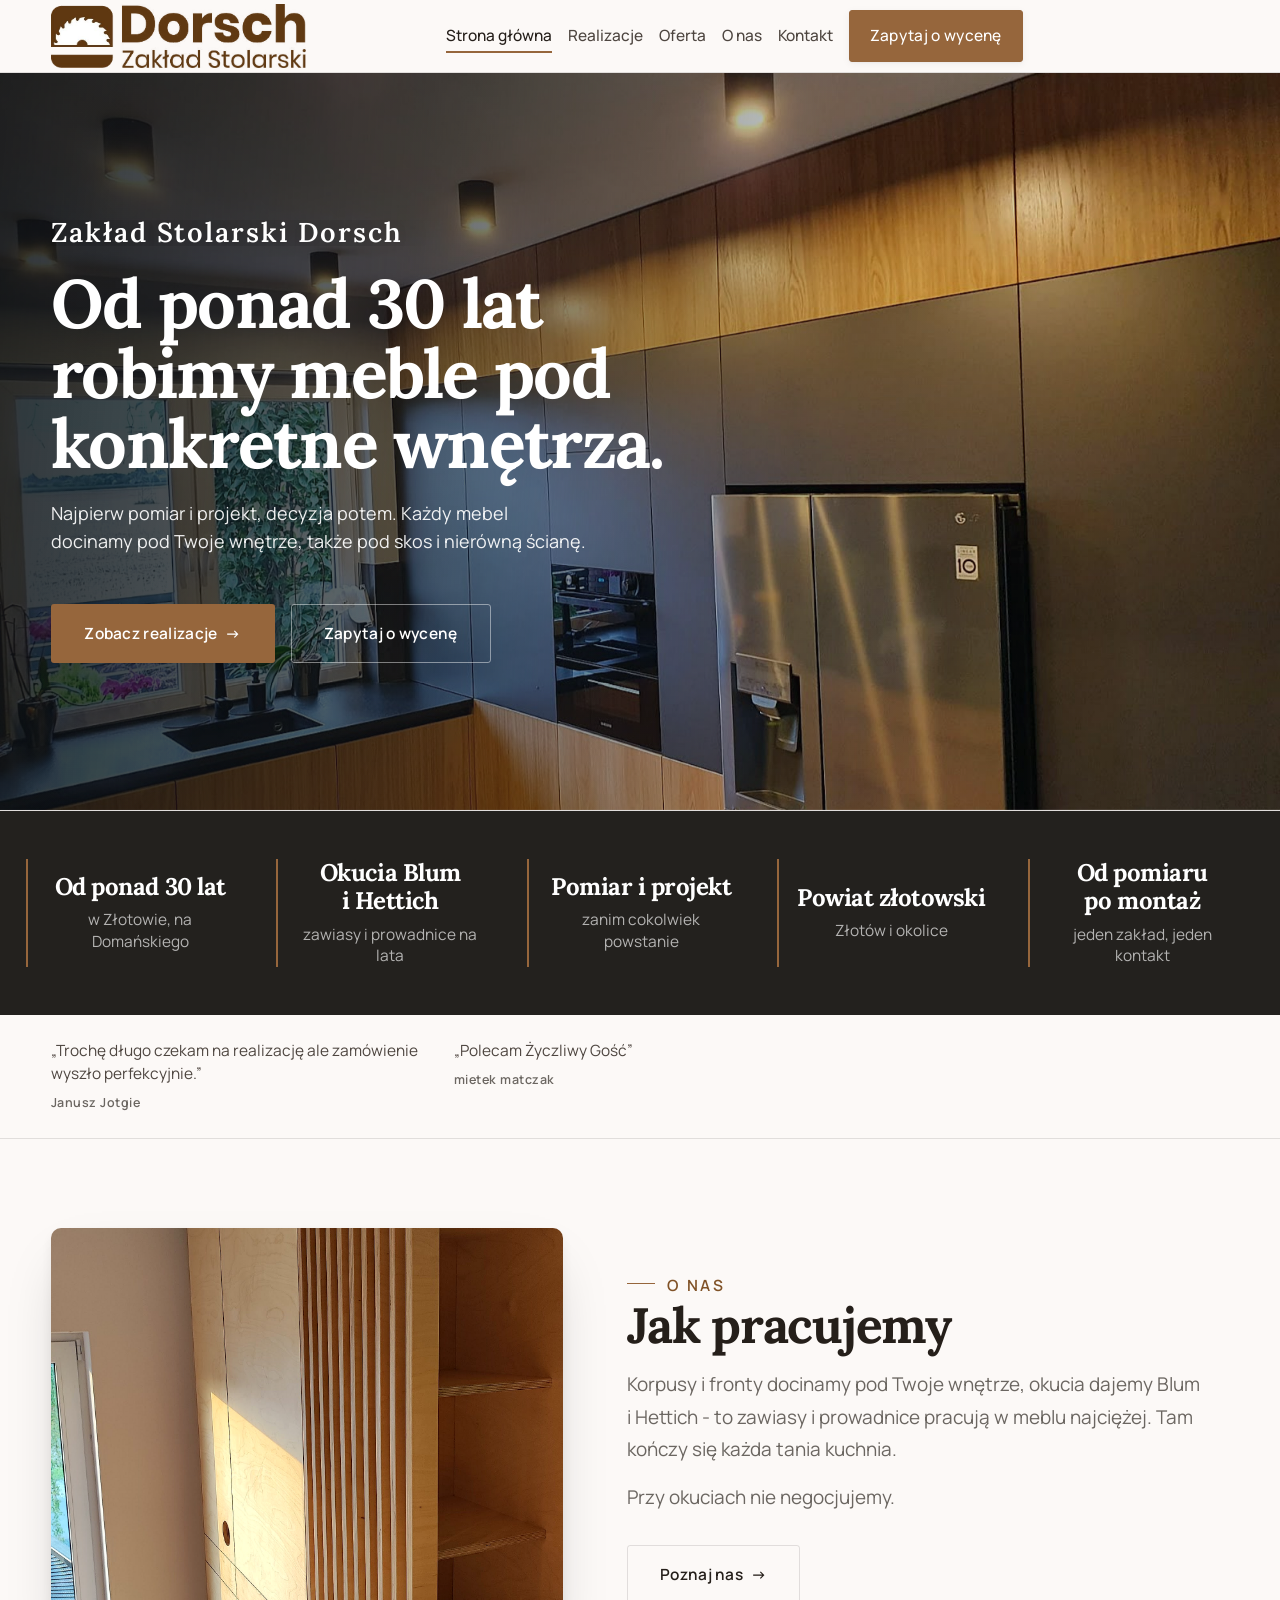
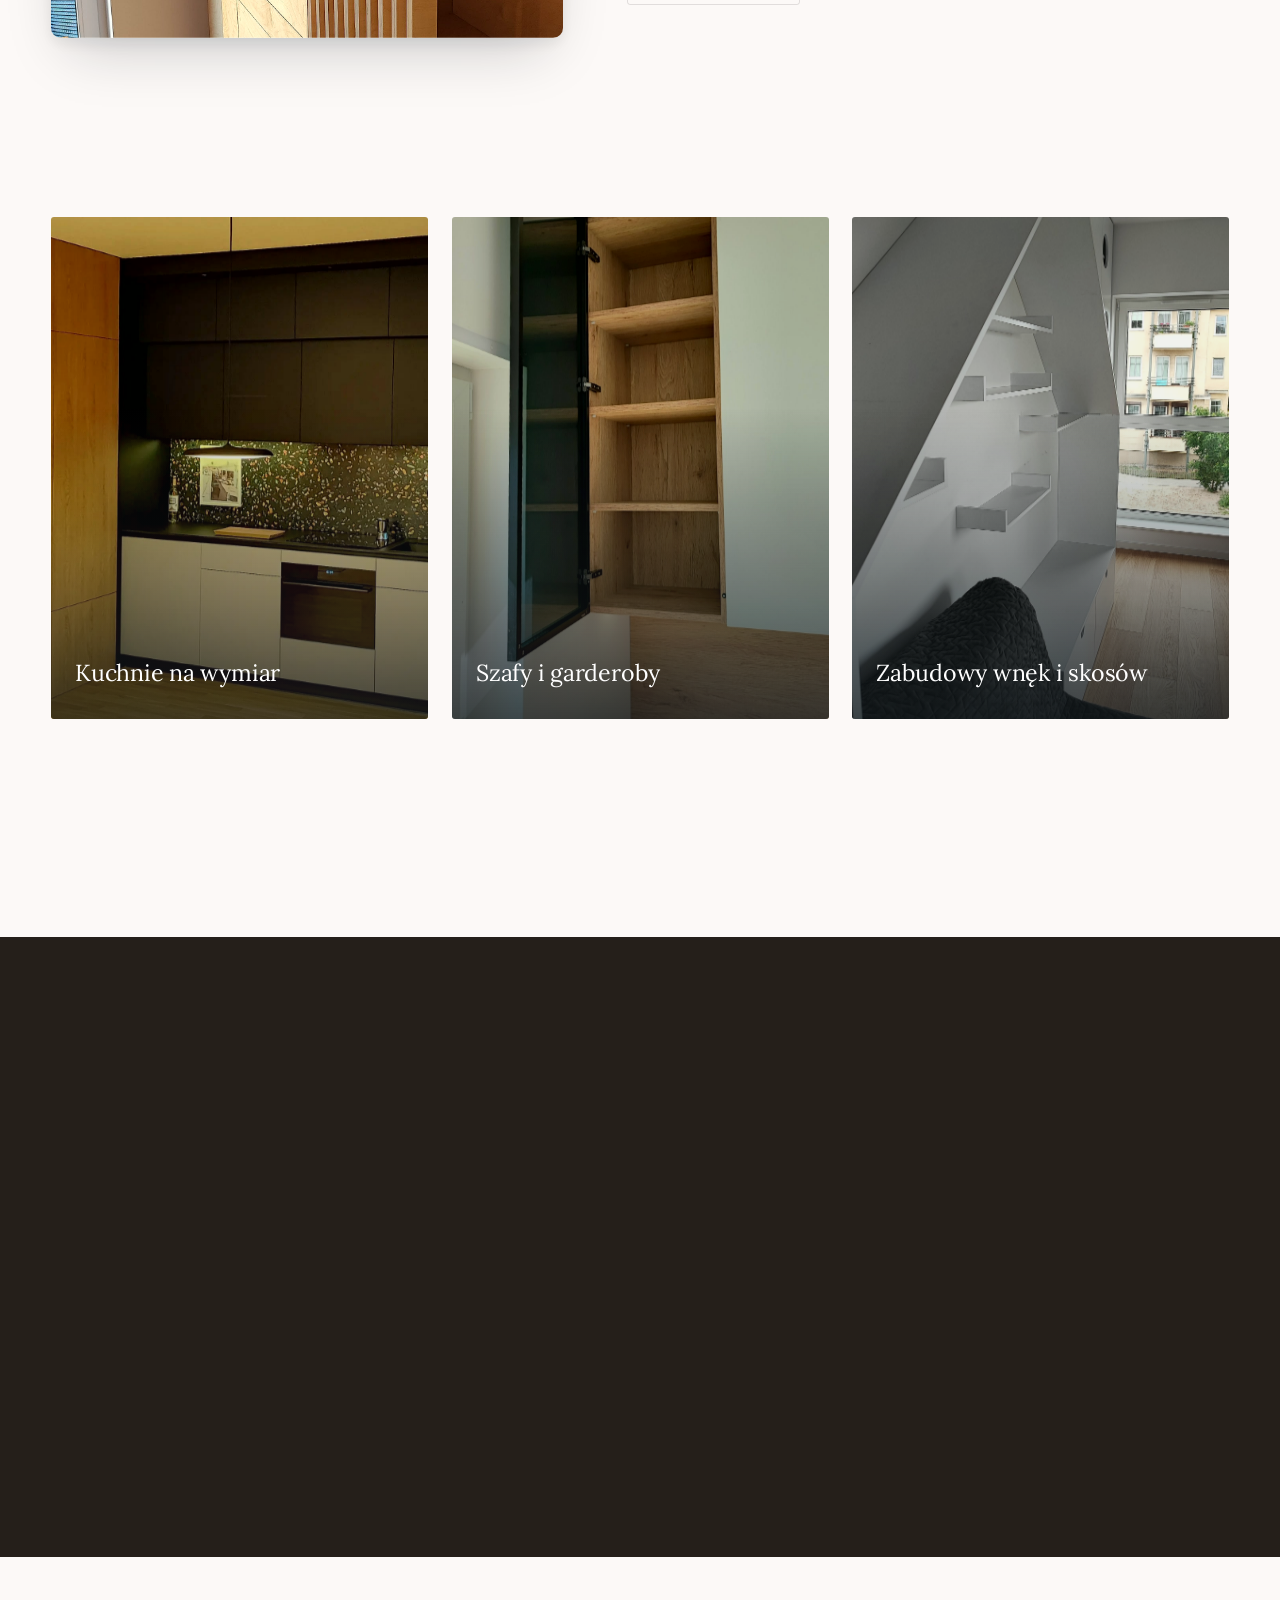
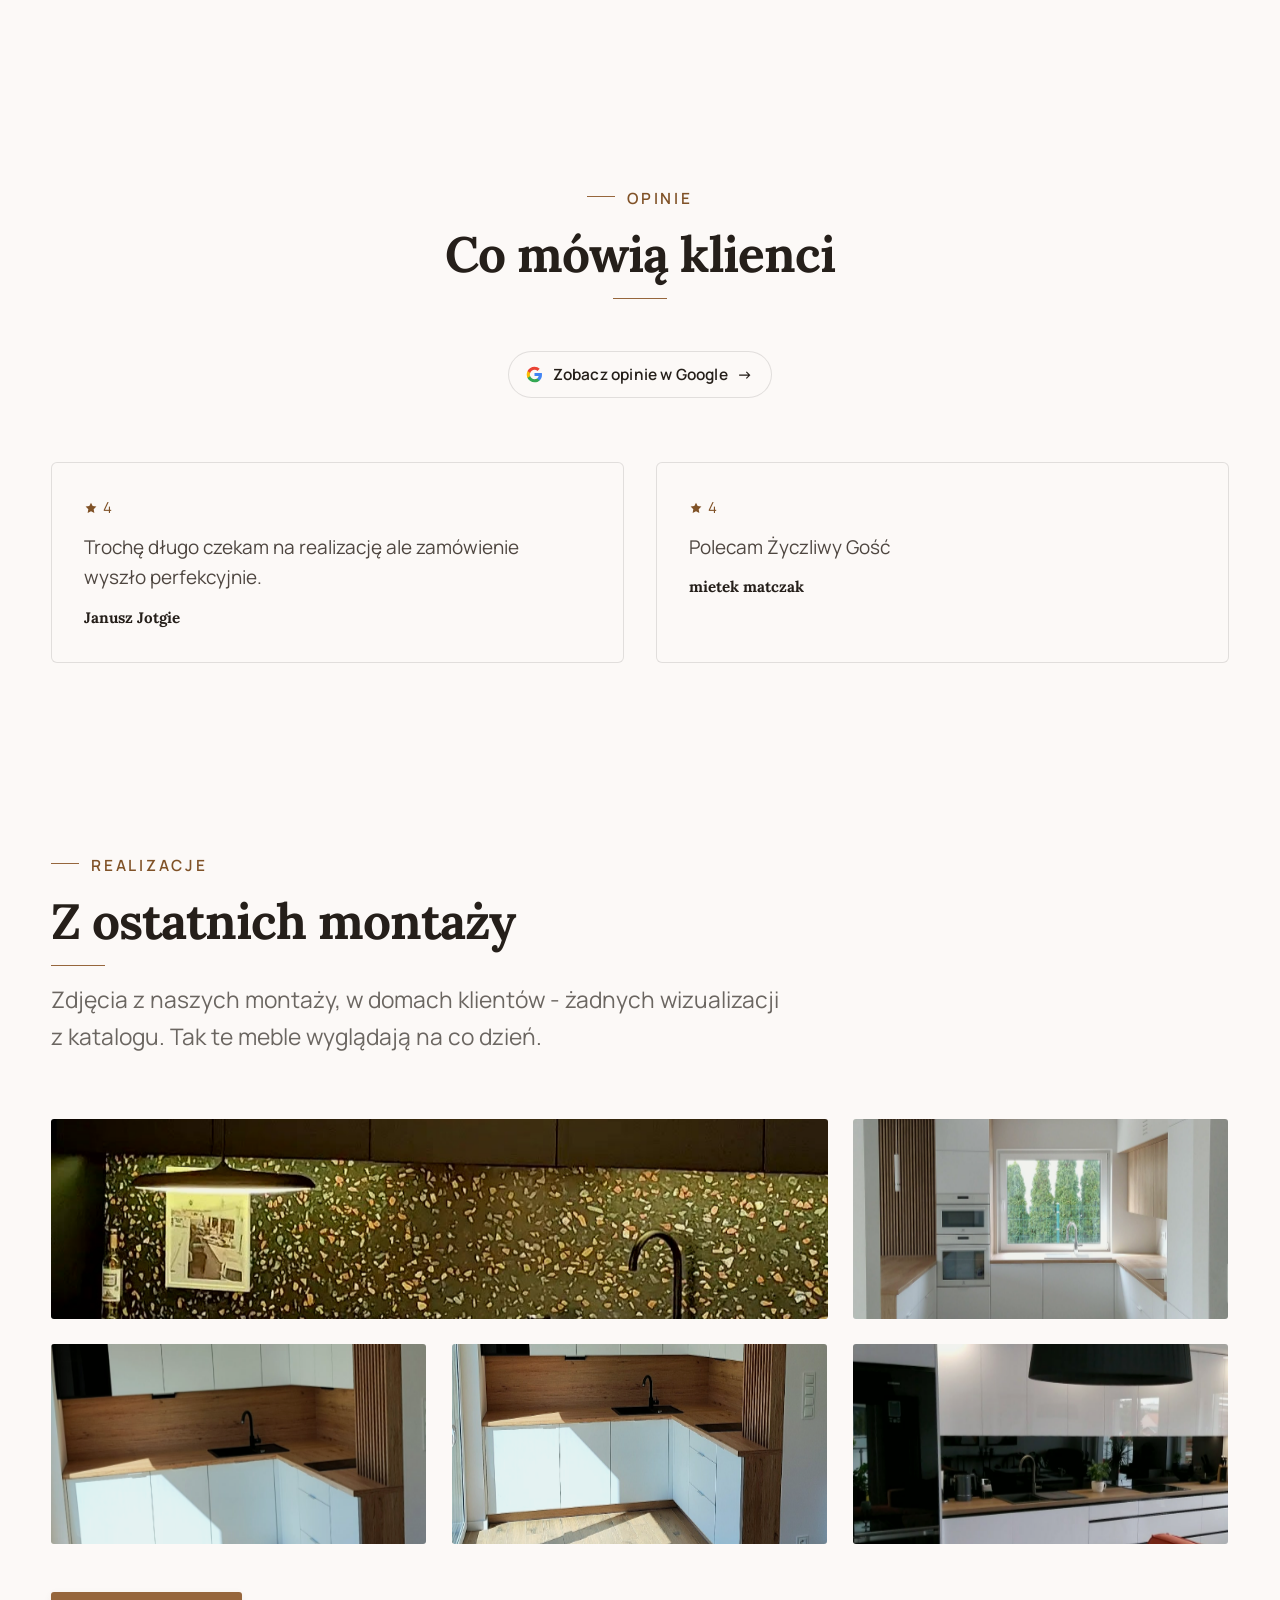
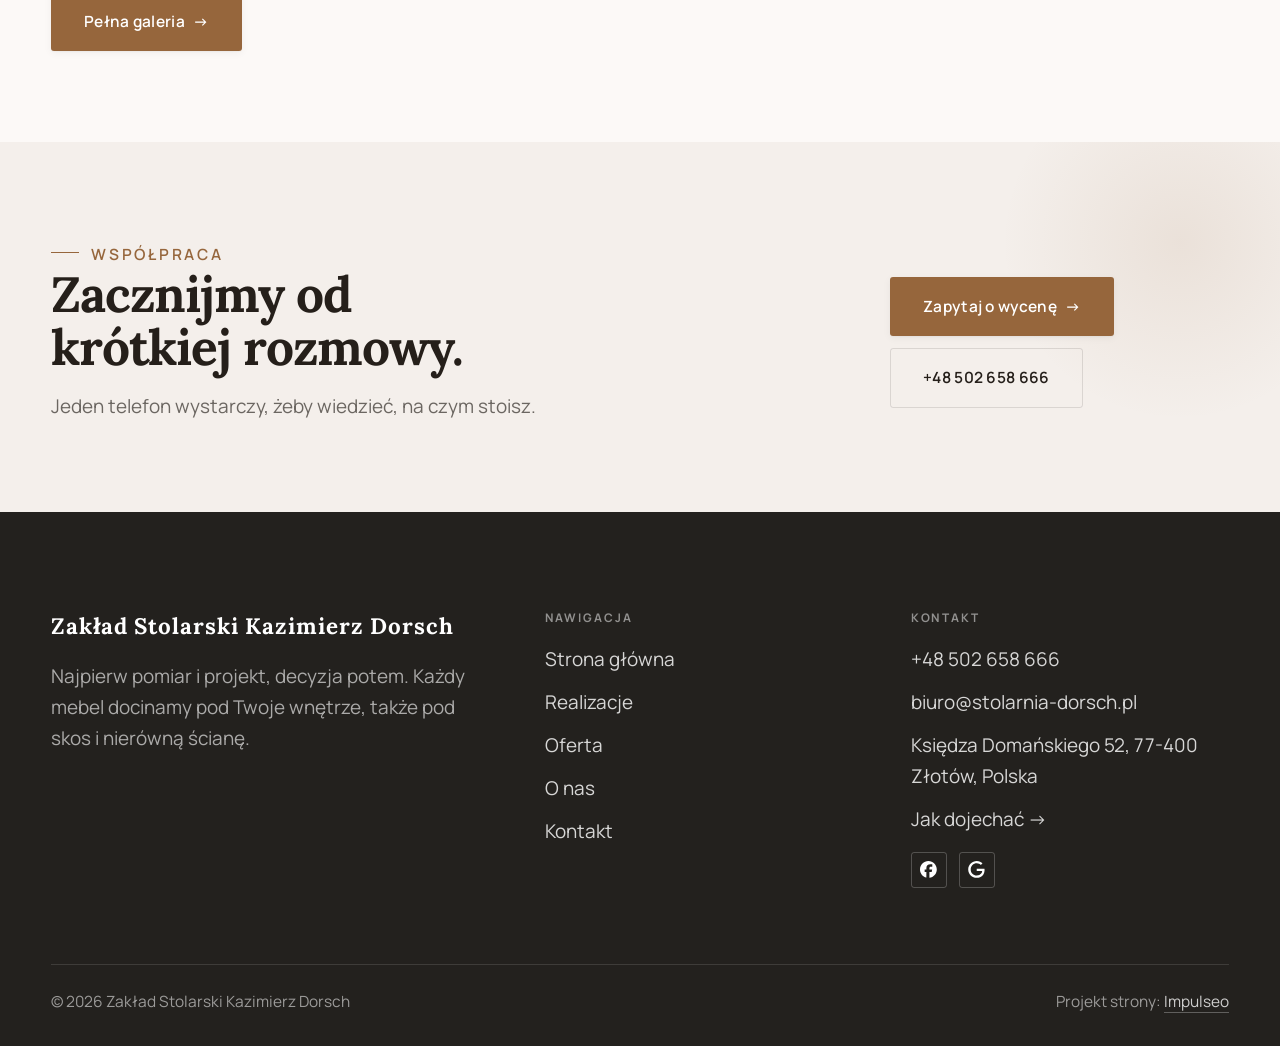
<file: index.html>
<!DOCTYPE html>
<html lang="pl">
<head>
<meta charset="UTF-8">
<meta name="viewport" content="width=device-width, initial-scale=1.0">
<title>Zakład Stolarski Kazimierz Dorsch - meble na wymiar, kuchnie i szafy</title>
<meta name="description" content="Zakład stolarski w Złotowie od ponad 30 lat: kuchnie i szafy na wymiar, schody, drzwi i blaty z drewna. Zadzwoń: +48 502 658 666.">
<link rel="canonical" href="https://kris20032.github.io/dorsch-kazimierz-zaklad-stolarski/">
<meta name="robots" content="noindex, nofollow">
<meta property="og:type" content="website">
<meta property="og:locale" content="pl_PL">
<meta property="og:site_name" content="Zakład Stolarski Kazimierz Dorsch">
<meta property="og:title" content="Zakład Stolarski Kazimierz Dorsch - meble na wymiar, kuchnie i szafy">
<meta property="og:description" content="Zakład stolarski w Złotowie od ponad 30 lat: kuchnie i szafy na wymiar, schody, drzwi i blaty z drewna. Zadzwoń: +48 502 658 666.">
<meta property="og:url" content="https://kris20032.github.io/dorsch-kazimierz-zaklad-stolarski/">
<meta property="og:image" content="https://kris20032.github.io/dorsch-kazimierz-zaklad-stolarski/img/og.jpg">
<meta property="og:image:width" content="1200">
<meta property="og:image:height" content="630">
<meta name="twitter:card" content="summary_large_image">
<script type="application/ld+json">{"@context": "https://schema.org", "@type": "HomeAndConstructionBusiness", "name": "Zakład Stolarski Kazimierz Dorsch", "url": "https://kris20032.github.io/dorsch-kazimierz-zaklad-stolarski/", "telephone": "+48502658666", "image": "https://kris20032.github.io/dorsch-kazimierz-zaklad-stolarski/img/og.jpg", "areaServed": "Złotów", "sameAs": ["https://www.facebook.com/p/Zak%C5%82ad-Stolarski-Kazimierz-Dorsch-100054883714533/", "https://maps.google.com/?cid=8759436915542122023&g_mp=Cidnb29nbGUubWFwcy5wbGFjZXMudjEuUGxhY2VzLlNlYXJjaFRleHQQAhgEIAA"]}</script>
<link rel="preconnect" href="https://fonts.googleapis.com">
<link rel="preconnect" href="https://fonts.gstatic.com" crossorigin>
<link href="https://fonts.googleapis.com/css2?family=Lora:wght@500;600;700&family=Manrope:wght@400;500;600&display=swap" rel="stylesheet">
<link rel="stylesheet" href="assets/styles.css?v=d360459c">
</head>
<body>

<header class="nav">
  <div class="wrap nav-inner">
    <a class="brand brand-has-logo" href="index.html"><img class="brand-logo" src="img/logo.png" alt="Zakład Stolarski Kazimierz Dorsch" width="753" height="189" decoding="async"></a>
    <nav class="nav-links">
      <a href="index.html" class="active" aria-current="page">Strona główna</a>
      <a href="realizacje.html">Realizacje</a>
      <a href="oferta.html">Oferta</a>
      <a href="o-nas.html">O nas</a>
      <a href="kontakt.html">Kontakt</a>
      <a href="kontakt.html" class="btn btn-accent">Zapytaj o wycenę</a>
    </nav>
    <button class="nav-toggle" aria-label="Menu"><span></span><span></span><span></span></button>
  </div>
</header>

<main>
<section class="hero-cine">
  <img src="img/hero.jpg" fetchpriority="high" data-rotate="img/g2.jpg|img/g5.jpg" alt="Zakład Stolarski Kazimierz Dorsch - Od ponad 30 lat robimy meble pod konkretne wnętrza. " width="1600" height="1200">
  <div class="wrap">
    <div class="hero-copy">
      <div class="brandmark bm-s"><span class="bm-line"><span>Zakład Stolarski Dorsch</span></span></div>
      <h1>Od ponad 30 lat robimy meble pod konkretne wnętrza. </h1>
      <p class="lead">Najpierw pomiar i projekt, decyzja potem. Każdy mebel docinamy pod Twoje wnętrze, także pod skos i nierówną ścianę.</p>
      <div class="hero-actions">
        <a href="realizacje.html" class="btn btn-accent">Zobacz realizacje <span class="arr">→</span></a>
        <a href="kontakt.html" class="btn btn-ghost btn-on-dark">Zapytaj o wycenę</a>
      </div>
    </div>
  </div>
</section>
<section class="strip n-5" style="padding-block:0">
  <div class="wrap">
    <div class="item reveal"><div class="k">Od ponad 30 lat</div><div class="v">w Złotowie, na Domańskiego</div></div>
    <div class="item reveal"><div class="k">Okucia Blum i Hettich</div><div class="v">zawiasy i prowadnice na lata</div></div>
    <div class="item reveal"><div class="k">Pomiar i projekt</div><div class="v">zanim cokolwiek powstanie</div></div>
    <div class="item reveal"><div class="k">Powiat złotowski</div><div class="v">Złotów i okolice</div></div>
    <div class="item reveal"><div class="k">Od pomiaru po montaż</div><div class="v">jeden zakład, jeden kontakt</div></div>
  </div>
</section>
<section class="opinie-mini" aria-label="Opinie klientów">
  <div class="wrap">
    <div class="om-row">
      <div class="om-item reveal"><blockquote>„Trochę długo czekam na realizację ale zamówienie wyszło perfekcyjnie.”</blockquote><span class="om-autor">Janusz Jotgie</span></div>
      <div class="om-item reveal"><blockquote>„Polecam Życzliwy Gość”</blockquote><span class="om-autor">mietek matczak</span></div>
    </div>
  </div>
</section>
<section>
  <div class="wrap split">
    <div class="split-art reveal"><img src="img/g1.jpg" alt="Zakład Stolarski Kazimierz Dorsch - realizacja" loading="lazy" width="1600" height="2842" decoding="async"></div>
    <div class="split-copy reveal">
      <span class="eyebrow">O nas</span>
      <h2>Jak pracujemy</h2>
      <p class="muted">Korpusy i fronty docinamy pod Twoje wnętrze, okucia dajemy Blum i Hettich - to zawiasy i prowadnice pracują w meblu najciężej. Tam kończy się każda tania kuchnia.</p>
      <p class="muted">Przy okuciach nie negocjujemy.</p>
      <a href="o-nas.html" class="btn btn-ghost">Poznaj nas <span class="arr">→</span></a>
    </div>
  </div>
</section>
<section class="gateways-band">
  <div class="wrap">
    <div class="gateways">
      <a href="oferta.html" class="gateway reveal"><img src="img/g14.jpg" alt="Kuchnie na wymiar" loading="lazy" width="1440" height="1440" decoding="async"><span class="g-ttl">Kuchnie na wymiar</span></a>
      <a href="oferta.html" class="gateway reveal"><img src="img/about.jpg" alt="Szafy i garderoby" loading="lazy" width="1098" height="2004" decoding="async"><span class="g-ttl">Szafy i garderoby</span></a>
      <a href="oferta.html" class="gateway reveal"><img src="img/g4.jpg" alt="Zabudowy wnęk i skosów" loading="lazy" width="1600" height="2842" decoding="async"><span class="g-ttl">Zabudowy wnęk i skosów</span></a>
    </div>
  </div>
</section>
<section class="stopklatka" aria-hidden="true">
  <div class="stk-bg" style="background-image:url(img/g8.jpg)"></div>
</section>
<section class="opinie">
  <div class="wrap">
    <div class="head center reveal">
      <span class="eyebrow">Opinie</span>
      <h2>Co mówią klienci</h2>
    </div>
    <p class="op-meta reveal"><a class="op-google" href="https://maps.google.com/?cid=8759436915542122023&amp;g_mp=Cidnb29nbGUubWFwcy5wbGFjZXMudjEuUGxhY2VzLlNlYXJjaFRleHQQAhgEIAA" target="_blank" rel="noopener"><svg class="op-g-ico" viewBox="0 0 24 24" width="17" height="17" aria-hidden="true"><path fill="#4285F4" d="M22.56 12.25c0-.78-.07-1.53-.2-2.25H12v4.26h5.92c-.26 1.37-1.04 2.53-2.21 3.31v2.77h3.57c2.08-1.92 3.28-4.74 3.28-8.09z"/><path fill="#34A853" d="M12 23c2.97 0 5.46-.98 7.28-2.66l-3.57-2.77c-.98.66-2.23 1.06-3.71 1.06-2.86 0-5.29-1.93-6.16-4.53H2.18v2.84C3.99 20.53 7.7 23 12 23z"/><path fill="#FBBC05" d="M5.84 14.09c-.22-.66-.35-1.36-.35-2.09s.13-1.43.35-2.09V7.07H2.18C1.43 8.55 1 10.22 1 12s.43 3.45 1.18 4.93l2.85-2.22.81-.62z"/><path fill="#EA4335" d="M12 5.38c1.62 0 3.06.56 4.21 1.64l3.15-3.15C17.45 2.09 14.97 1 12 1 7.7 1 3.99 3.47 2.18 7.07l3.66 2.84c.87-2.6 3.3-4.53 6.16-4.53z"/></svg><span>Zobacz opinie w Google</span><span class="arr">→</span></a></p>
    <div class="opinie-grid">
      <figure class="op-card reveal"><span class="op-star"><svg class="ico-star" width="14" height="14" viewBox="0 0 24 24" style="vertical-align:-2px" aria-hidden="true"><path d="M12 2.8l2.85 5.8 6.4.93-4.63 4.5 1.1 6.37L12 17.4l-5.72 3 1.1-6.37-4.63-4.5 6.4-.93L12 2.8Z" fill="currentColor"/></svg> 4</span><blockquote>Trochę długo czekam na realizację ale zamówienie wyszło perfekcyjnie.</blockquote><span class="op-autor">Janusz Jotgie</span></figure>
      <figure class="op-card reveal"><span class="op-star"><svg class="ico-star" width="14" height="14" viewBox="0 0 24 24" style="vertical-align:-2px" aria-hidden="true"><path d="M12 2.8l2.85 5.8 6.4.93-4.63 4.5 1.1 6.37L12 17.4l-5.72 3 1.1-6.37-4.63-4.5 6.4-.93L12 2.8Z" fill="currentColor"/></svg> 4</span><blockquote>Polecam Życzliwy Gość</blockquote><span class="op-autor">mietek matczak</span></figure>
    </div>
  </div>
</section>
<section>
  <div class="wrap">
    <div class="head reveal">
      <span class="eyebrow">Realizacje</span>
      <h2>Z ostatnich montaży</h2>
      <p>Zdjęcia z naszych montaży, w domach klientów - żadnych wizualizacji z katalogu. Tak te meble wyglądają na co dzień.</p>
    </div>
    <div class="gallery">
      <div class="tile t-two3 reveal"><img src="img/g7.jpg" alt="Zakład Stolarski Kazimierz Dorsch" loading="lazy" width="960" height="960" decoding="async"></div>
      <div class="tile t-third reveal"><img src="img/g9.jpg" alt="Zakład Stolarski Kazimierz Dorsch" loading="lazy" width="1600" height="2844" decoding="async"></div>
      <div class="tile t-third reveal"><img src="img/g10.jpg" alt="Zakład Stolarski Kazimierz Dorsch" loading="lazy" width="894" height="1712" decoding="async"></div>
      <div class="tile t-third reveal"><img src="img/g11.jpg" alt="Zakład Stolarski Kazimierz Dorsch" loading="lazy" width="1011" height="700" decoding="async"></div>
      <div class="tile t-third reveal"><img src="img/g12.jpg" alt="Zakład Stolarski Kazimierz Dorsch" loading="lazy" width="992" height="536" decoding="async"></div>
    </div>
    <div style="margin-top:var(--space-7)" class="reveal"><a href="realizacje.html" class="btn btn-accent">Pełna galeria <span class="arr">→</span></a></div>
  </div>
</section>
<section class="cta">
  <div class="wrap">
    <div class="reveal">
      <span class="eyebrow">Współpraca</span>
      <h2>Zacznijmy od krótkiej rozmowy.</h2>
      <p>Jeden telefon wystarczy, żeby wiedzieć, na czym stoisz.</p>
    </div>
    <div class="cta-actions reveal">
      <a href="kontakt.html" class="btn btn-light">Zapytaj o wycenę <span class="arr">→</span></a>
      <a href="tel:+48502658666" class="btn btn-ghost btn-ghost-cta">+48 502 658 666</a>
    </div>
  </div>
</section>
</main>

<footer>
  <div class="wrap">
    <div class="foot-grid">
      <div class="foot-brand">
        <div class="name">Zakład Stolarski Kazimierz Dorsch</div>
        <p>Najpierw pomiar i projekt, decyzja potem. Każdy mebel docinamy pod Twoje wnętrze, także pod skos i nierówną ścianę.</p>
      </div>
      <div class="foot-col">
        <h4>Nawigacja</h4>
        <a href="index.html">Strona główna</a>
        <a href="realizacje.html">Realizacje</a>
        <a href="oferta.html">Oferta</a>
        <a href="o-nas.html">O nas</a>
        <a href="kontakt.html">Kontakt</a>
      </div>
      <div class="foot-col">
        <h4>Kontakt</h4>
        <a href="tel:+48502658666">+48 502 658 666</a>
        <a href="mailto:biuro@stolarnia-dorsch.pl">biuro@stolarnia-dorsch.pl</a>
        <p>Księdza Domańskiego 52, 77-400 Złotów, Polska</p>
        <a href="https://maps.google.com/?cid=8759436915542122023&g_mp=Cidnb29nbGUubWFwcy5wbGFjZXMudjEuUGxhY2VzLlNlYXJjaFRleHQQAhgEIAA" target="_blank" rel="noopener">Jak dojechać →</a>
      <div class="foot-soc">
        <a class="soc" href="https://www.facebook.com/p/Zak%C5%82ad-Stolarski-Kazimierz-Dorsch-100054883714533/" target="_blank" rel="noopener" aria-label="Facebook - Zakład Stolarski Kazimierz Dorsch"><svg viewBox="0 0 24 24" aria-hidden="true" focusable="false"><path d="M9.101 23.691v-7.98H6.627v-3.667h2.474v-1.58c0-4.085 1.848-5.978 5.858-5.978.401 0 .955.042 1.468.103a8.68 8.68 0 0 1 1.141.195v3.325a8.623 8.623 0 0 0-.653-.036 26.805 26.805 0 0 0-.733-.009c-.707 0-1.259.096-1.675.309a1.686 1.686 0 0 0-.679.622c-.258.42-.374.995-.374 1.752v1.297h3.919l-.386 2.103-.287 1.564h-3.246v8.245C19.396 23.238 24 18.179 24 12.044c0-6.627-5.373-12-12-12s-12 5.373-12 12c0 5.628 3.874 10.35 9.101 11.647Z" fill="currentColor"/></svg></a>
        <a class="soc" href="https://maps.google.com/?cid=8759436915542122023&g_mp=Cidnb29nbGUubWFwcy5wbGFjZXMudjEuUGxhY2VzLlNlYXJjaFRleHQQAhgEIAA" target="_blank" rel="noopener" aria-label="Google - Zakład Stolarski Kazimierz Dorsch"><svg viewBox="0 0 24 24" aria-hidden="true" focusable="false"><path d="M12.48 10.92v3.28h7.84c-.24 1.84-.853 3.187-1.787 4.133-1.147 1.147-2.933 2.4-6.053 2.4-4.827 0-8.6-3.893-8.6-8.72s3.773-8.72 8.6-8.72c2.6 0 4.507 1.027 5.907 2.347l2.307-2.307C18.747 1.44 16.133 0 12.48 0 5.867 0 .307 5.387.307 12s5.56 12 12.173 12c3.573 0 6.267-1.173 8.373-3.36 2.16-2.16 2.84-5.213 2.84-7.667 0-.76-.053-1.467-.173-2.053H12.48z" fill="currentColor"/></svg></a>
      </div>
      </div>
    </div>
    <div class="foot-bot">
      <span>© 2026 Zakład Stolarski Kazimierz Dorsch</span>
      <span>Projekt strony: <a class="foot-credit" href="https://impulseo.pl" target="_blank" rel="noopener">Impulseo</a></span>
    </div>
  </div>
</footer>
<div class="sticky-reserve"><a class="sr-book" href="kontakt.html">Zapytaj o wycenę</a><a class="sr-call" href="tel:+48502658666" aria-label="Zadzwoń"><svg class="ico-tel" width="16" height="16" viewBox="0 0 24 24" fill="none" aria-hidden="true"><path d="M6.6 10.8a15.5 15.5 0 0 0 6.6 6.6l2.2-2.2a1 1 0 0 1 1-.24 11.4 11.4 0 0 0 3.6.58 1 1 0 0 1 1 1V20a1 1 0 0 1-1 1A17 17 0 0 1 3 4a1 1 0 0 1 1-1h3.5a1 1 0 0 1 1 1c0 1.25.2 2.46.58 3.6a1 1 0 0 1-.25 1l-2.23 2.2Z" fill="currentColor"/></svg></a></div>
<div class="demo-wazne" data-do="2026-10-07" data-cykl="3" hidden><svg class="dw-ico" width="13" height="13" viewBox="0 0 24 24" fill="none" aria-hidden="true"><circle cx="12" cy="12" r="8.6" stroke="currentColor" stroke-width="1.8"/><path d="M12 7.2V12l3.3 2" stroke="currentColor" stroke-width="1.8" stroke-linecap="round"/></svg><span class="dw-txt"></span></div>

<script src="assets/main.js"></script>
</body>
</html>
</file>
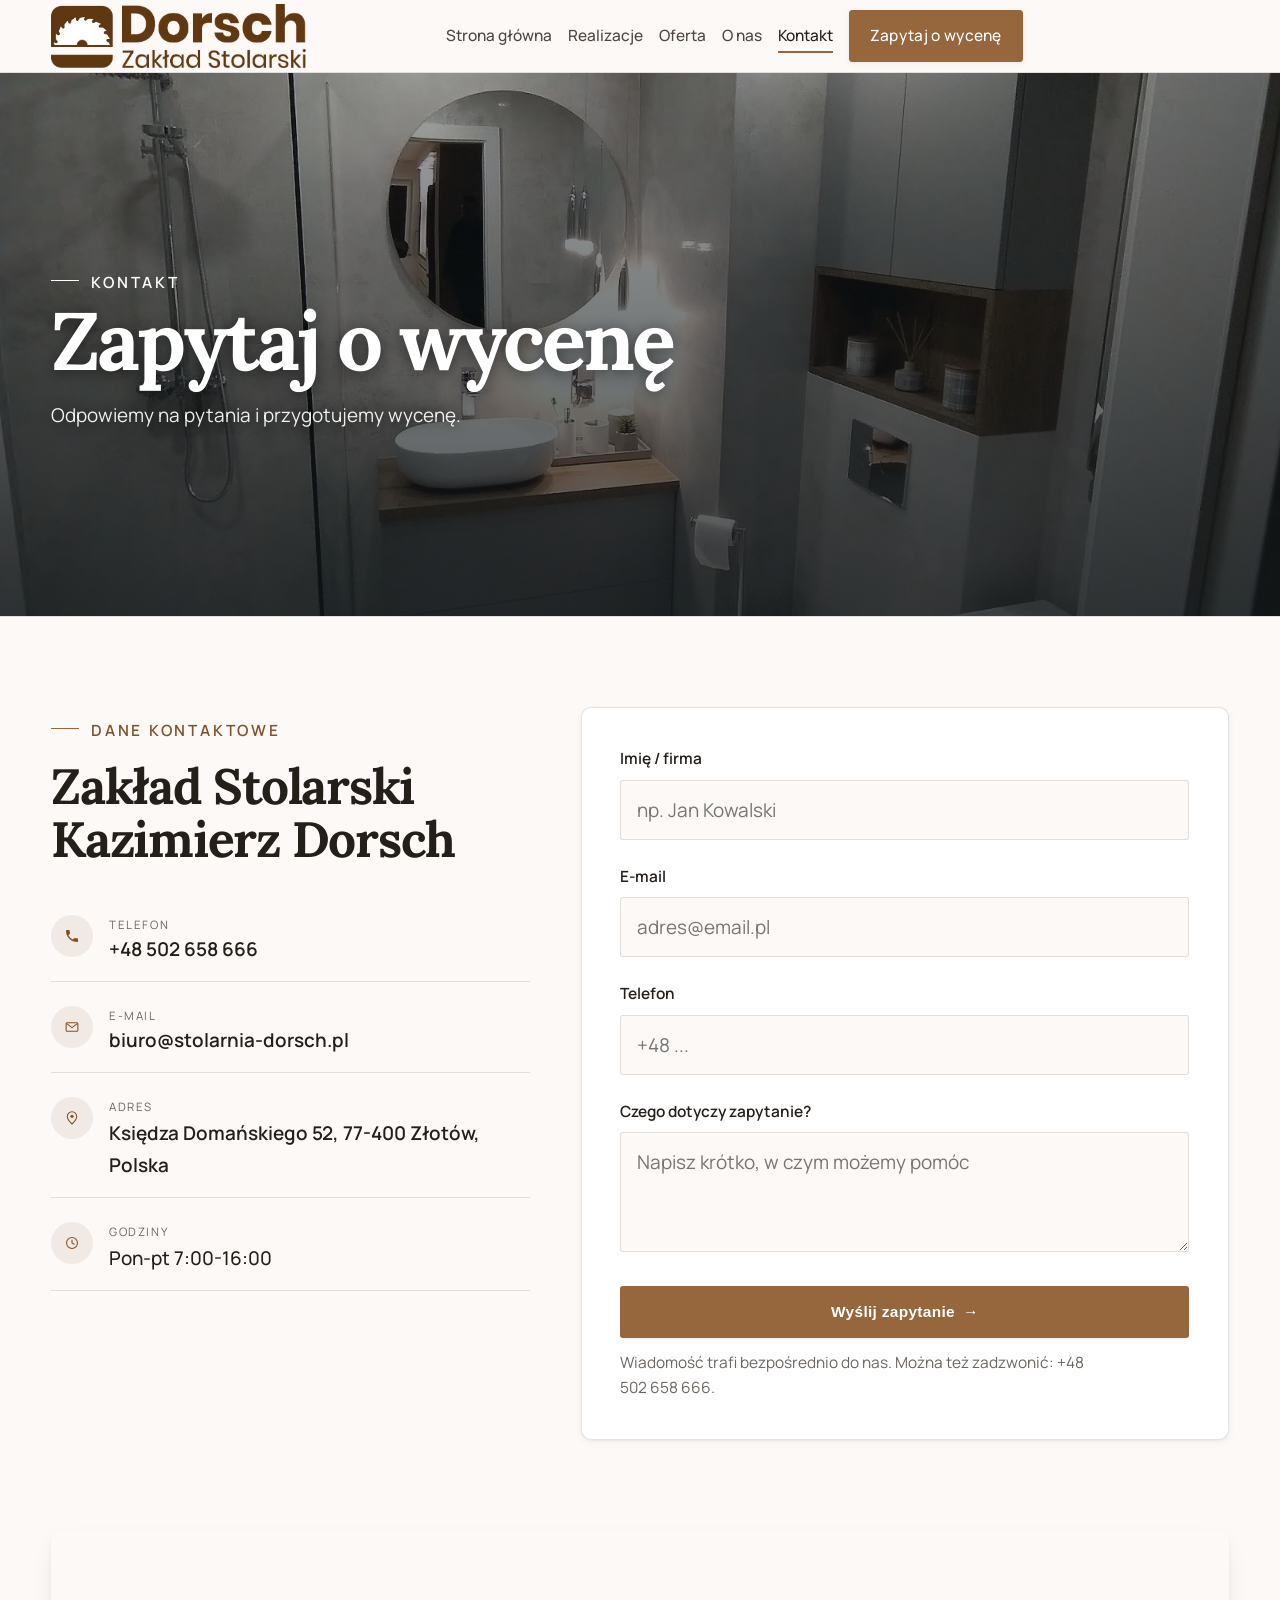
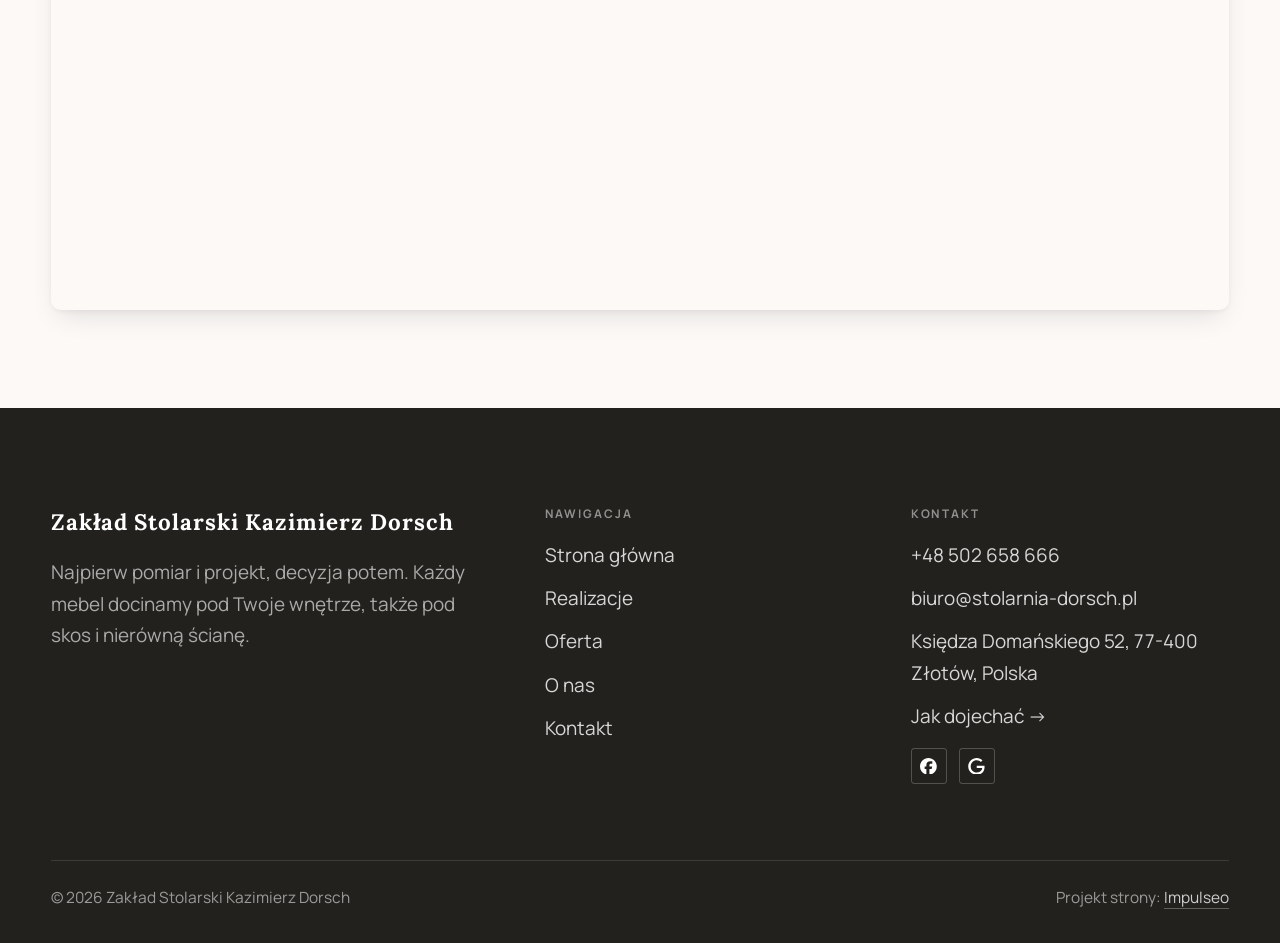
<file: kontakt.html>
<!DOCTYPE html>
<html lang="pl">
<head>
<meta charset="UTF-8">
<meta name="viewport" content="width=device-width, initial-scale=1.0">
<title>Kontakt - Zakład Stolarski Kazimierz Dorsch</title>
<meta name="description" content="Kontakt Zakład Stolarski Kazimierz Dorsch - Księdza Domańskiego 52, 77-400 Złotów, Polska">
<link rel="canonical" href="https://kris20032.github.io/dorsch-kazimierz-zaklad-stolarski/kontakt.html">
<meta name="robots" content="noindex, nofollow">
<meta property="og:type" content="website">
<meta property="og:locale" content="pl_PL">
<meta property="og:site_name" content="Zakład Stolarski Kazimierz Dorsch">
<meta property="og:title" content="Kontakt - Zakład Stolarski Kazimierz Dorsch">
<meta property="og:description" content="Kontakt Zakład Stolarski Kazimierz Dorsch - Księdza Domańskiego 52, 77-400 Złotów, Polska">
<meta property="og:url" content="https://kris20032.github.io/dorsch-kazimierz-zaklad-stolarski/kontakt.html">
<meta property="og:image" content="https://kris20032.github.io/dorsch-kazimierz-zaklad-stolarski/img/og.jpg">
<meta property="og:image:width" content="1200">
<meta property="og:image:height" content="630">
<meta name="twitter:card" content="summary_large_image">
<link rel="preconnect" href="https://fonts.googleapis.com">
<link rel="preconnect" href="https://fonts.gstatic.com" crossorigin>
<link href="https://fonts.googleapis.com/css2?family=Lora:wght@500;600;700&family=Manrope:wght@400;500;600&display=swap" rel="stylesheet">
<link rel="stylesheet" href="assets/styles.css?v=d360459c">
</head>
<body>

<header class="nav">
  <div class="wrap nav-inner">
    <a class="brand brand-has-logo" href="index.html"><img class="brand-logo" src="img/logo.png" alt="Zakład Stolarski Kazimierz Dorsch" width="753" height="189" decoding="async"></a>
    <nav class="nav-links">
      <a href="index.html">Strona główna</a>
      <a href="realizacje.html">Realizacje</a>
      <a href="oferta.html">Oferta</a>
      <a href="o-nas.html">O nas</a>
      <a href="kontakt.html" class="active" aria-current="page">Kontakt</a>
      <a href="kontakt.html" class="btn btn-accent">Zapytaj o wycenę</a>
    </nav>
    <button class="nav-toggle" aria-label="Menu"><span></span><span></span><span></span></button>
  </div>
</header>

<main>
<section class="pagehead">
  <img src="img/g8.jpg" alt="Zakład Stolarski Kazimierz Dorsch - Zapytaj o wycenę" width="1600" height="850" decoding="async">
  <div class="wrap">
    <span class="eyebrow">Kontakt</span>
    <h1>Zapytaj o wycenę</h1>
    <p>Odpowiemy na pytania i przygotujemy wycenę.</p>
  </div>
</section>
<section>
  <div class="wrap contact-grid">
    <div class="reveal">
      <span class="eyebrow">Dane kontaktowe</span>
      <h2 style="margin:var(--space-4) 0 var(--space-6)">Zakład Stolarski Kazimierz Dorsch</h2>
      <div class="info-list">
        <div class="info-row"><div class="ic"><svg class="ico-tel" width="16" height="16" viewBox="0 0 24 24" fill="none" aria-hidden="true"><path d="M6.6 10.8a15.5 15.5 0 0 0 6.6 6.6l2.2-2.2a1 1 0 0 1 1-.24 11.4 11.4 0 0 0 3.6.58 1 1 0 0 1 1 1V20a1 1 0 0 1-1 1A17 17 0 0 1 3 4a1 1 0 0 1 1-1h3.5a1 1 0 0 1 1 1c0 1.25.2 2.46.58 3.6a1 1 0 0 1-.25 1l-2.23 2.2Z" fill="currentColor"/></svg></div><div><div class="lbl">Telefon</div><a class="val" href="tel:+48502658666">+48 502 658 666</a></div></div>
        <div class="info-row"><div class="ic"><svg class="ico-mail" width="16" height="16" viewBox="0 0 24 24" fill="none" aria-hidden="true"><rect x="3.2" y="5.5" width="17.6" height="13" rx="1.6" stroke="currentColor" stroke-width="1.6"/><path d="M4 7l8 6 8-6" stroke="currentColor" stroke-width="1.6" stroke-linecap="round" stroke-linejoin="round"/></svg></div><div><div class="lbl">E-mail</div><a class="val" href="mailto:biuro@stolarnia-dorsch.pl">biuro@stolarnia-dorsch.pl</a></div></div>
        <div class="info-row"><div class="ic"><svg class="ico-pin" width="16" height="16" viewBox="0 0 24 24" fill="none" aria-hidden="true"><path d="M12 21s7-6.1 7-11.5A7 7 0 0 0 5 9.5C5 14.9 12 21 12 21Z" stroke="currentColor" stroke-width="1.6" fill="none"/><circle cx="12" cy="9.5" r="2.4" fill="currentColor"/></svg></div><div><div class="lbl">Adres</div><div class="val">Księdza Domańskiego 52, 77-400 Złotów, Polska</div></div></div>
        <div class="info-row"><div class="ic"><svg class="ico-clock" width="16" height="16" viewBox="0 0 24 24" fill="none" aria-hidden="true"><circle cx="12" cy="12" r="8.2" stroke="currentColor" stroke-width="1.6"/><path d="M12 7.5V12l3.2 1.9" stroke="currentColor" stroke-width="1.6" stroke-linecap="round"/></svg></div><div><div class="lbl">Godziny</div><div class="val" style="font-weight:500">Pon-pt 7:00-16:00</div></div></div>
      </div>
    </div>
    <div class="reveal">
      <form class="form" action="https://formsubmit.co/biuro@stolarnia-dorsch.pl" method="POST">
        <input type="hidden" name="_subject" value="Zapytanie ze strony Zakład Stolarski Kazimierz Dorsch">
        <input type="hidden" name="_captcha" value="false">
        <input type="hidden" name="_template" value="table">
        <div class="fld"><label for="name">Imię / firma</label><input id="name" name="name" type="text" placeholder="np. Jan Kowalski" required></div>
        <div class="fld"><label for="email">E-mail</label><input id="email" name="email" type="email" placeholder="adres@email.pl" required></div>
        <div class="fld"><label for="phone">Telefon</label><input id="phone" name="phone" type="tel" placeholder="+48 ..."></div>
        <div class="fld"><label for="msg">Czego dotyczy zapytanie?</label><textarea id="msg" name="message" placeholder="Napisz krótko, w czym możemy pomóc" required></textarea></div>
        <button type="submit" class="btn btn-accent" style="width:100%;justify-content:center">Wyślij zapytanie <span class="arr">→</span></button>
        <p class="note">Wiadomość trafi bezpośrednio do nas. Można też zadzwonić: +48 502 658 666.</p>
      </form>
    </div>
  </div>
</section>
<section style="padding-top:0">
  <div class="wrap reveal">
    <iframe class="map" title="Zakład Stolarski Kazimierz Dorsch - Złotów" src="https://maps.google.com/maps?q=53.3693012%2C17.0438885&z=15&output=embed" loading="lazy" referrerpolicy="no-referrer-when-downgrade"></iframe>
  </div>
</section>
</main>

<footer>
  <div class="wrap">
    <div class="foot-grid">
      <div class="foot-brand">
        <div class="name">Zakład Stolarski Kazimierz Dorsch</div>
        <p>Najpierw pomiar i projekt, decyzja potem. Każdy mebel docinamy pod Twoje wnętrze, także pod skos i nierówną ścianę.</p>
      </div>
      <div class="foot-col">
        <h4>Nawigacja</h4>
        <a href="index.html">Strona główna</a>
        <a href="realizacje.html">Realizacje</a>
        <a href="oferta.html">Oferta</a>
        <a href="o-nas.html">O nas</a>
        <a href="kontakt.html">Kontakt</a>
      </div>
      <div class="foot-col">
        <h4>Kontakt</h4>
        <a href="tel:+48502658666">+48 502 658 666</a>
        <a href="mailto:biuro@stolarnia-dorsch.pl">biuro@stolarnia-dorsch.pl</a>
        <p>Księdza Domańskiego 52, 77-400 Złotów, Polska</p>
        <a href="https://maps.google.com/?cid=8759436915542122023&g_mp=Cidnb29nbGUubWFwcy5wbGFjZXMudjEuUGxhY2VzLlNlYXJjaFRleHQQAhgEIAA" target="_blank" rel="noopener">Jak dojechać →</a>
      <div class="foot-soc">
        <a class="soc" href="https://www.facebook.com/p/Zak%C5%82ad-Stolarski-Kazimierz-Dorsch-100054883714533/" target="_blank" rel="noopener" aria-label="Facebook - Zakład Stolarski Kazimierz Dorsch"><svg viewBox="0 0 24 24" aria-hidden="true" focusable="false"><path d="M9.101 23.691v-7.98H6.627v-3.667h2.474v-1.58c0-4.085 1.848-5.978 5.858-5.978.401 0 .955.042 1.468.103a8.68 8.68 0 0 1 1.141.195v3.325a8.623 8.623 0 0 0-.653-.036 26.805 26.805 0 0 0-.733-.009c-.707 0-1.259.096-1.675.309a1.686 1.686 0 0 0-.679.622c-.258.42-.374.995-.374 1.752v1.297h3.919l-.386 2.103-.287 1.564h-3.246v8.245C19.396 23.238 24 18.179 24 12.044c0-6.627-5.373-12-12-12s-12 5.373-12 12c0 5.628 3.874 10.35 9.101 11.647Z" fill="currentColor"/></svg></a>
        <a class="soc" href="https://maps.google.com/?cid=8759436915542122023&g_mp=Cidnb29nbGUubWFwcy5wbGFjZXMudjEuUGxhY2VzLlNlYXJjaFRleHQQAhgEIAA" target="_blank" rel="noopener" aria-label="Google - Zakład Stolarski Kazimierz Dorsch"><svg viewBox="0 0 24 24" aria-hidden="true" focusable="false"><path d="M12.48 10.92v3.28h7.84c-.24 1.84-.853 3.187-1.787 4.133-1.147 1.147-2.933 2.4-6.053 2.4-4.827 0-8.6-3.893-8.6-8.72s3.773-8.72 8.6-8.72c2.6 0 4.507 1.027 5.907 2.347l2.307-2.307C18.747 1.44 16.133 0 12.48 0 5.867 0 .307 5.387.307 12s5.56 12 12.173 12c3.573 0 6.267-1.173 8.373-3.36 2.16-2.16 2.84-5.213 2.84-7.667 0-.76-.053-1.467-.173-2.053H12.48z" fill="currentColor"/></svg></a>
      </div>
      </div>
    </div>
    <div class="foot-bot">
      <span>© 2026 Zakład Stolarski Kazimierz Dorsch</span>
      <span>Projekt strony: <a class="foot-credit" href="https://impulseo.pl" target="_blank" rel="noopener">Impulseo</a></span>
    </div>
  </div>
</footer>
<div class="sticky-reserve"><a class="sr-book" href="kontakt.html">Zapytaj o wycenę</a><a class="sr-call" href="tel:+48502658666" aria-label="Zadzwoń"><svg class="ico-tel" width="16" height="16" viewBox="0 0 24 24" fill="none" aria-hidden="true"><path d="M6.6 10.8a15.5 15.5 0 0 0 6.6 6.6l2.2-2.2a1 1 0 0 1 1-.24 11.4 11.4 0 0 0 3.6.58 1 1 0 0 1 1 1V20a1 1 0 0 1-1 1A17 17 0 0 1 3 4a1 1 0 0 1 1-1h3.5a1 1 0 0 1 1 1c0 1.25.2 2.46.58 3.6a1 1 0 0 1-.25 1l-2.23 2.2Z" fill="currentColor"/></svg></a></div>
<div class="demo-wazne" data-do="2026-10-07" data-cykl="3" hidden><svg class="dw-ico" width="13" height="13" viewBox="0 0 24 24" fill="none" aria-hidden="true"><circle cx="12" cy="12" r="8.6" stroke="currentColor" stroke-width="1.8"/><path d="M12 7.2V12l3.3 2" stroke="currentColor" stroke-width="1.8" stroke-linecap="round"/></svg><span class="dw-txt"></span></div>

<script src="assets/main.js"></script>
</body>
</html>
</file>
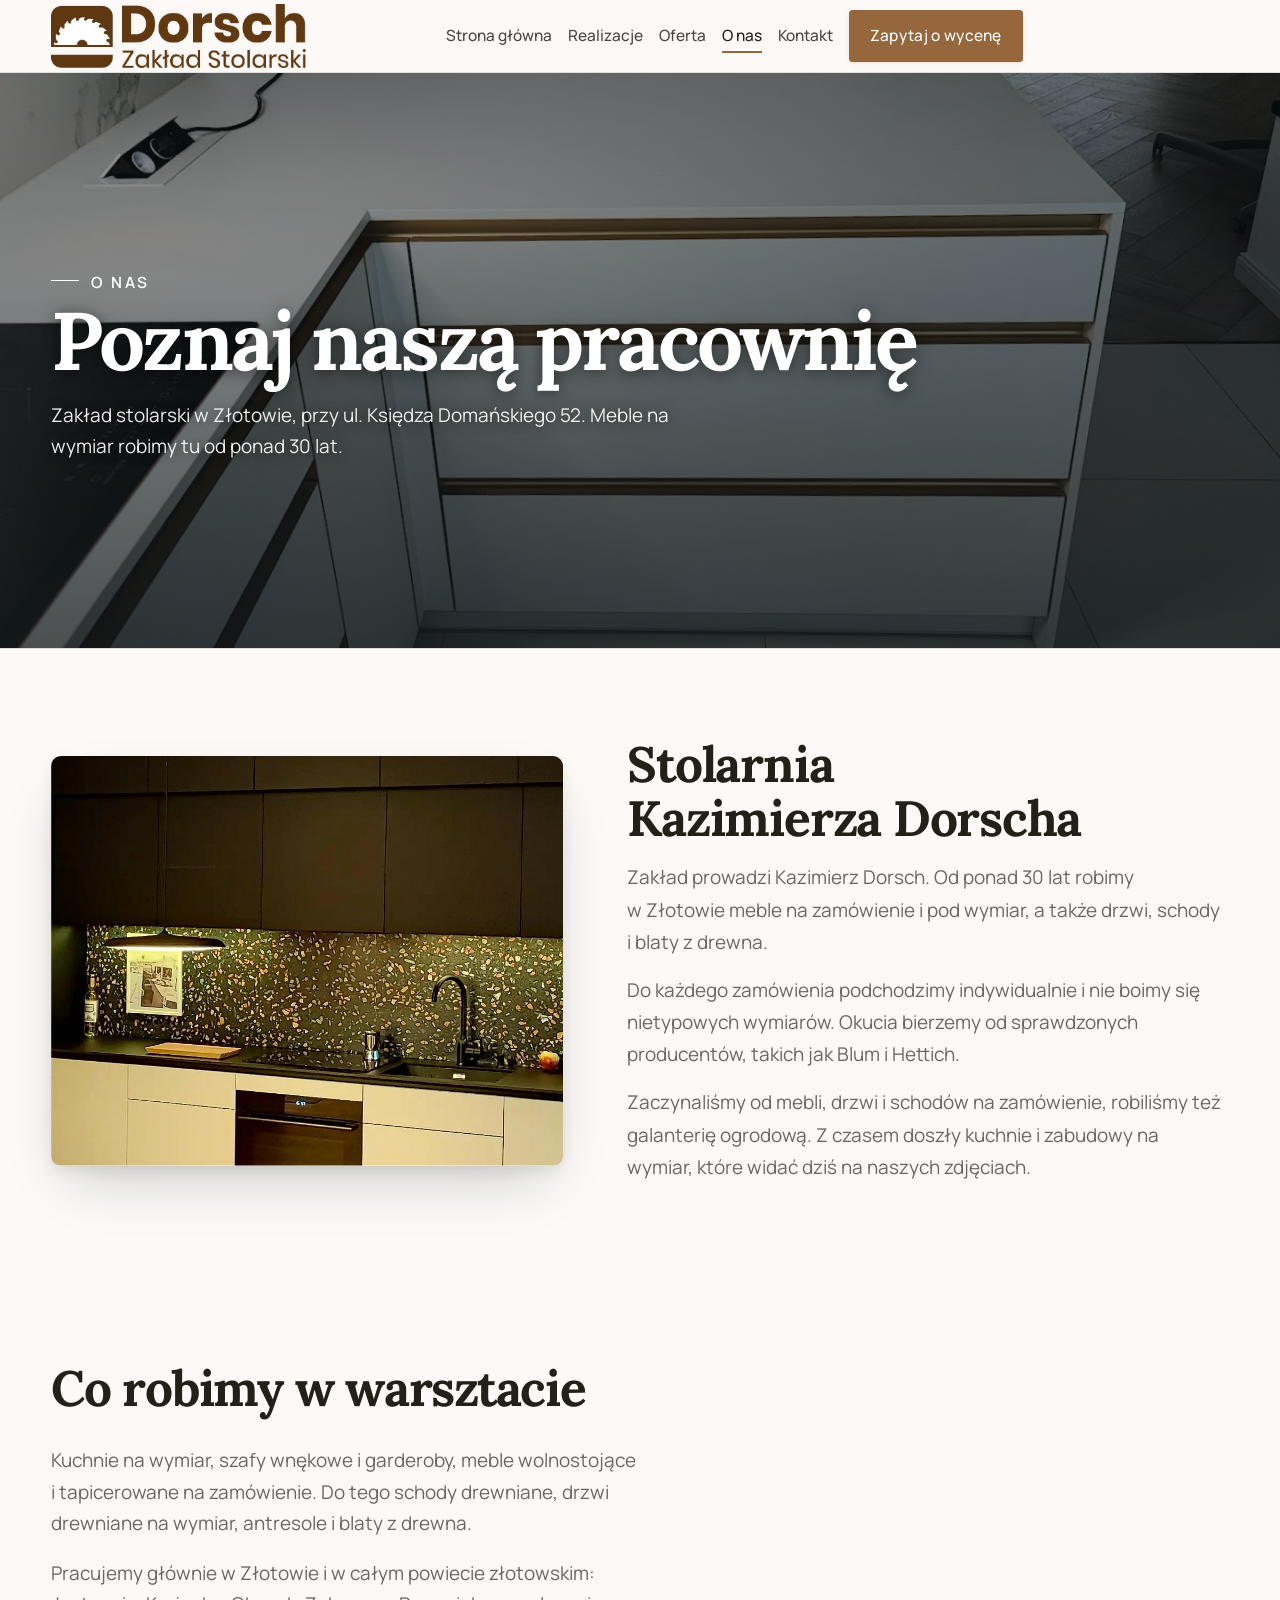
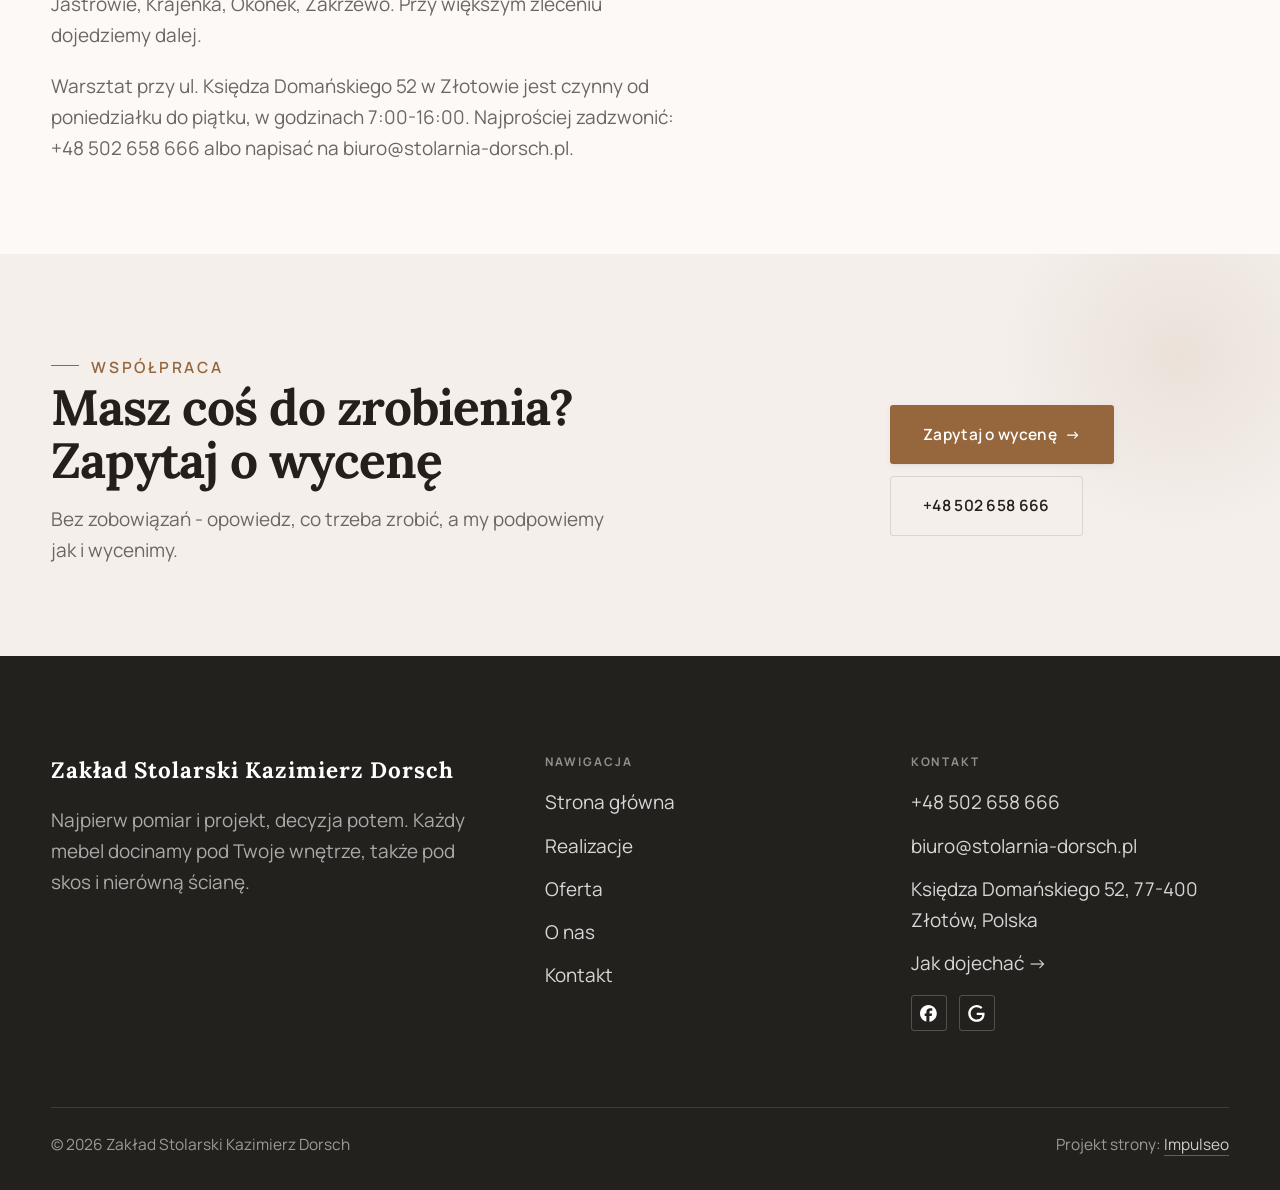
<file: o-nas.html>
<!DOCTYPE html>
<html lang="pl">
<head>
<meta charset="UTF-8">
<meta name="viewport" content="width=device-width, initial-scale=1.0">
<title>O nas - Zakład Stolarski Kazimierz Dorsch</title>
<meta name="description" content="Zakład stolarski w Złotowie od ponad 30 lat: kuchnie i szafy na wymiar, schody, drzwi i blaty z drewna. Zadzwoń: +48 502 658 666.">
<link rel="canonical" href="https://kris20032.github.io/dorsch-kazimierz-zaklad-stolarski/o-nas.html">
<meta name="robots" content="noindex, nofollow">
<meta property="og:type" content="website">
<meta property="og:locale" content="pl_PL">
<meta property="og:site_name" content="Zakład Stolarski Kazimierz Dorsch">
<meta property="og:title" content="O nas - Zakład Stolarski Kazimierz Dorsch">
<meta property="og:description" content="Zakład stolarski w Złotowie od ponad 30 lat: kuchnie i szafy na wymiar, schody, drzwi i blaty z drewna. Zadzwoń: +48 502 658 666.">
<meta property="og:url" content="https://kris20032.github.io/dorsch-kazimierz-zaklad-stolarski/o-nas.html">
<meta property="og:image" content="https://kris20032.github.io/dorsch-kazimierz-zaklad-stolarski/img/og.jpg">
<meta property="og:image:width" content="1200">
<meta property="og:image:height" content="630">
<meta name="twitter:card" content="summary_large_image">
<link rel="preconnect" href="https://fonts.googleapis.com">
<link rel="preconnect" href="https://fonts.gstatic.com" crossorigin>
<link href="https://fonts.googleapis.com/css2?family=Lora:wght@500;600;700&family=Manrope:wght@400;500;600&display=swap" rel="stylesheet">
<link rel="stylesheet" href="assets/styles.css?v=d360459c">
</head>
<body>

<header class="nav">
  <div class="wrap nav-inner">
    <a class="brand brand-has-logo" href="index.html"><img class="brand-logo" src="img/logo.png" alt="Zakład Stolarski Kazimierz Dorsch" width="753" height="189" decoding="async"></a>
    <nav class="nav-links">
      <a href="index.html">Strona główna</a>
      <a href="realizacje.html">Realizacje</a>
      <a href="oferta.html">Oferta</a>
      <a href="o-nas.html" class="active" aria-current="page">O nas</a>
      <a href="kontakt.html">Kontakt</a>
      <a href="kontakt.html" class="btn btn-accent">Zapytaj o wycenę</a>
    </nav>
    <button class="nav-toggle" aria-label="Menu"><span></span><span></span><span></span></button>
  </div>
</header>

<main>
<section class="pagehead">
  <img src="img/g6.jpg" alt="Zakład Stolarski Kazimierz Dorsch - Poznaj naszą pracownię" width="1566" height="620" decoding="async">
  <div class="wrap">
    <span class="eyebrow">O nas</span>
    <h1>Poznaj naszą pracownię</h1>
    <p>Zakład stolarski w Złotowie, przy ul. Księdza Domańskiego 52. Meble na wymiar robimy tu od ponad 30 lat.</p>
  </div>
</section>
<section>
  <div class="wrap split">
    <div class="split-art reveal"><img src="img/g7.jpg" alt="Zakład Stolarski Kazimierz Dorsch" loading="lazy" width="960" height="960" decoding="async"></div>
    <div class="split-copy reveal">
      <h2>Stolarnia Kazimierza Dorscha</h2>
      <p class="muted">Zakład prowadzi Kazimierz Dorsch. Od ponad 30 lat robimy w Złotowie meble na zamówienie i pod wymiar, a także drzwi, schody i blaty z drewna.</p>
      <p class="muted">Do każdego zamówienia podchodzimy indywidualnie i nie boimy się nietypowych wymiarów. Okucia bierzemy od sprawdzonych producentów, takich jak Blum i Hettich.</p>
      <p class="muted">Zaczynaliśmy od mebli, drzwi i schodów na zamówienie, robiliśmy też galanterię ogrodową. Z czasem doszły kuchnie i zabudowy na wymiar, które widać dziś na naszych zdjęciach.</p>
    </div>
  </div>
</section>
<section>
  <div class="wrap">
    <div class="reveal" style="max-width:760px">
      <h2 style="margin-bottom:.6em">Co robimy w warsztacie</h2>
      <p class="muted" style="margin:0 0 1em">Kuchnie na wymiar, szafy wnękowe i garderoby, meble wolnostojące i tapicerowane na zamówienie. Do tego schody drewniane, drzwi drewniane na wymiar, antresole i blaty z drewna.</p>
      <p class="muted" style="margin:0 0 1em">Pracujemy głównie w Złotowie i w całym powiecie złotowskim: Jastrowie, Krajenka, Okonek, Zakrzewo. Przy większym zleceniu dojedziemy dalej.</p>
      <p class="muted" style="margin:0">Warsztat przy ul. Księdza Domańskiego 52 w Złotowie jest czynny od poniedziałku do piątku, w godzinach 7:00-16:00. Najprościej zadzwonić: +48 502 658 666 albo napisać na biuro@stolarnia-dorsch.pl.</p>
    </div>
  </div>
</section>


<section class="cta">
  <div class="wrap">
    <div class="reveal">
      <span class="eyebrow">Współpraca</span>
      <h2>Masz coś do zrobienia? Zapytaj o wycenę</h2>
      <p>Bez zobowiązań - opowiedz, co trzeba zrobić, a my podpowiemy jak i wycenimy.</p>
    </div>
    <div class="cta-actions reveal">
      <a href="kontakt.html" class="btn btn-light">Zapytaj o wycenę <span class="arr">→</span></a>
      <a href="tel:+48502658666" class="btn btn-ghost btn-ghost-cta">+48 502 658 666</a>
    </div>
  </div>
</section>
</main>

<footer>
  <div class="wrap">
    <div class="foot-grid">
      <div class="foot-brand">
        <div class="name">Zakład Stolarski Kazimierz Dorsch</div>
        <p>Najpierw pomiar i projekt, decyzja potem. Każdy mebel docinamy pod Twoje wnętrze, także pod skos i nierówną ścianę.</p>
      </div>
      <div class="foot-col">
        <h4>Nawigacja</h4>
        <a href="index.html">Strona główna</a>
        <a href="realizacje.html">Realizacje</a>
        <a href="oferta.html">Oferta</a>
        <a href="o-nas.html">O nas</a>
        <a href="kontakt.html">Kontakt</a>
      </div>
      <div class="foot-col">
        <h4>Kontakt</h4>
        <a href="tel:+48502658666">+48 502 658 666</a>
        <a href="mailto:biuro@stolarnia-dorsch.pl">biuro@stolarnia-dorsch.pl</a>
        <p>Księdza Domańskiego 52, 77-400 Złotów, Polska</p>
        <a href="https://maps.google.com/?cid=8759436915542122023&g_mp=Cidnb29nbGUubWFwcy5wbGFjZXMudjEuUGxhY2VzLlNlYXJjaFRleHQQAhgEIAA" target="_blank" rel="noopener">Jak dojechać →</a>
      <div class="foot-soc">
        <a class="soc" href="https://www.facebook.com/p/Zak%C5%82ad-Stolarski-Kazimierz-Dorsch-100054883714533/" target="_blank" rel="noopener" aria-label="Facebook - Zakład Stolarski Kazimierz Dorsch"><svg viewBox="0 0 24 24" aria-hidden="true" focusable="false"><path d="M9.101 23.691v-7.98H6.627v-3.667h2.474v-1.58c0-4.085 1.848-5.978 5.858-5.978.401 0 .955.042 1.468.103a8.68 8.68 0 0 1 1.141.195v3.325a8.623 8.623 0 0 0-.653-.036 26.805 26.805 0 0 0-.733-.009c-.707 0-1.259.096-1.675.309a1.686 1.686 0 0 0-.679.622c-.258.42-.374.995-.374 1.752v1.297h3.919l-.386 2.103-.287 1.564h-3.246v8.245C19.396 23.238 24 18.179 24 12.044c0-6.627-5.373-12-12-12s-12 5.373-12 12c0 5.628 3.874 10.35 9.101 11.647Z" fill="currentColor"/></svg></a>
        <a class="soc" href="https://maps.google.com/?cid=8759436915542122023&g_mp=Cidnb29nbGUubWFwcy5wbGFjZXMudjEuUGxhY2VzLlNlYXJjaFRleHQQAhgEIAA" target="_blank" rel="noopener" aria-label="Google - Zakład Stolarski Kazimierz Dorsch"><svg viewBox="0 0 24 24" aria-hidden="true" focusable="false"><path d="M12.48 10.92v3.28h7.84c-.24 1.84-.853 3.187-1.787 4.133-1.147 1.147-2.933 2.4-6.053 2.4-4.827 0-8.6-3.893-8.6-8.72s3.773-8.72 8.6-8.72c2.6 0 4.507 1.027 5.907 2.347l2.307-2.307C18.747 1.44 16.133 0 12.48 0 5.867 0 .307 5.387.307 12s5.56 12 12.173 12c3.573 0 6.267-1.173 8.373-3.36 2.16-2.16 2.84-5.213 2.84-7.667 0-.76-.053-1.467-.173-2.053H12.48z" fill="currentColor"/></svg></a>
      </div>
      </div>
    </div>
    <div class="foot-bot">
      <span>© 2026 Zakład Stolarski Kazimierz Dorsch</span>
      <span>Projekt strony: <a class="foot-credit" href="https://impulseo.pl" target="_blank" rel="noopener">Impulseo</a></span>
    </div>
  </div>
</footer>
<div class="sticky-reserve"><a class="sr-book" href="kontakt.html">Zapytaj o wycenę</a><a class="sr-call" href="tel:+48502658666" aria-label="Zadzwoń"><svg class="ico-tel" width="16" height="16" viewBox="0 0 24 24" fill="none" aria-hidden="true"><path d="M6.6 10.8a15.5 15.5 0 0 0 6.6 6.6l2.2-2.2a1 1 0 0 1 1-.24 11.4 11.4 0 0 0 3.6.58 1 1 0 0 1 1 1V20a1 1 0 0 1-1 1A17 17 0 0 1 3 4a1 1 0 0 1 1-1h3.5a1 1 0 0 1 1 1c0 1.25.2 2.46.58 3.6a1 1 0 0 1-.25 1l-2.23 2.2Z" fill="currentColor"/></svg></a></div>
<div class="demo-wazne" data-do="2026-10-07" data-cykl="3" hidden><svg class="dw-ico" width="13" height="13" viewBox="0 0 24 24" fill="none" aria-hidden="true"><circle cx="12" cy="12" r="8.6" stroke="currentColor" stroke-width="1.8"/><path d="M12 7.2V12l3.3 2" stroke="currentColor" stroke-width="1.8" stroke-linecap="round"/></svg><span class="dw-txt"></span></div>

<script src="assets/main.js"></script>
</body>
</html>
</file>
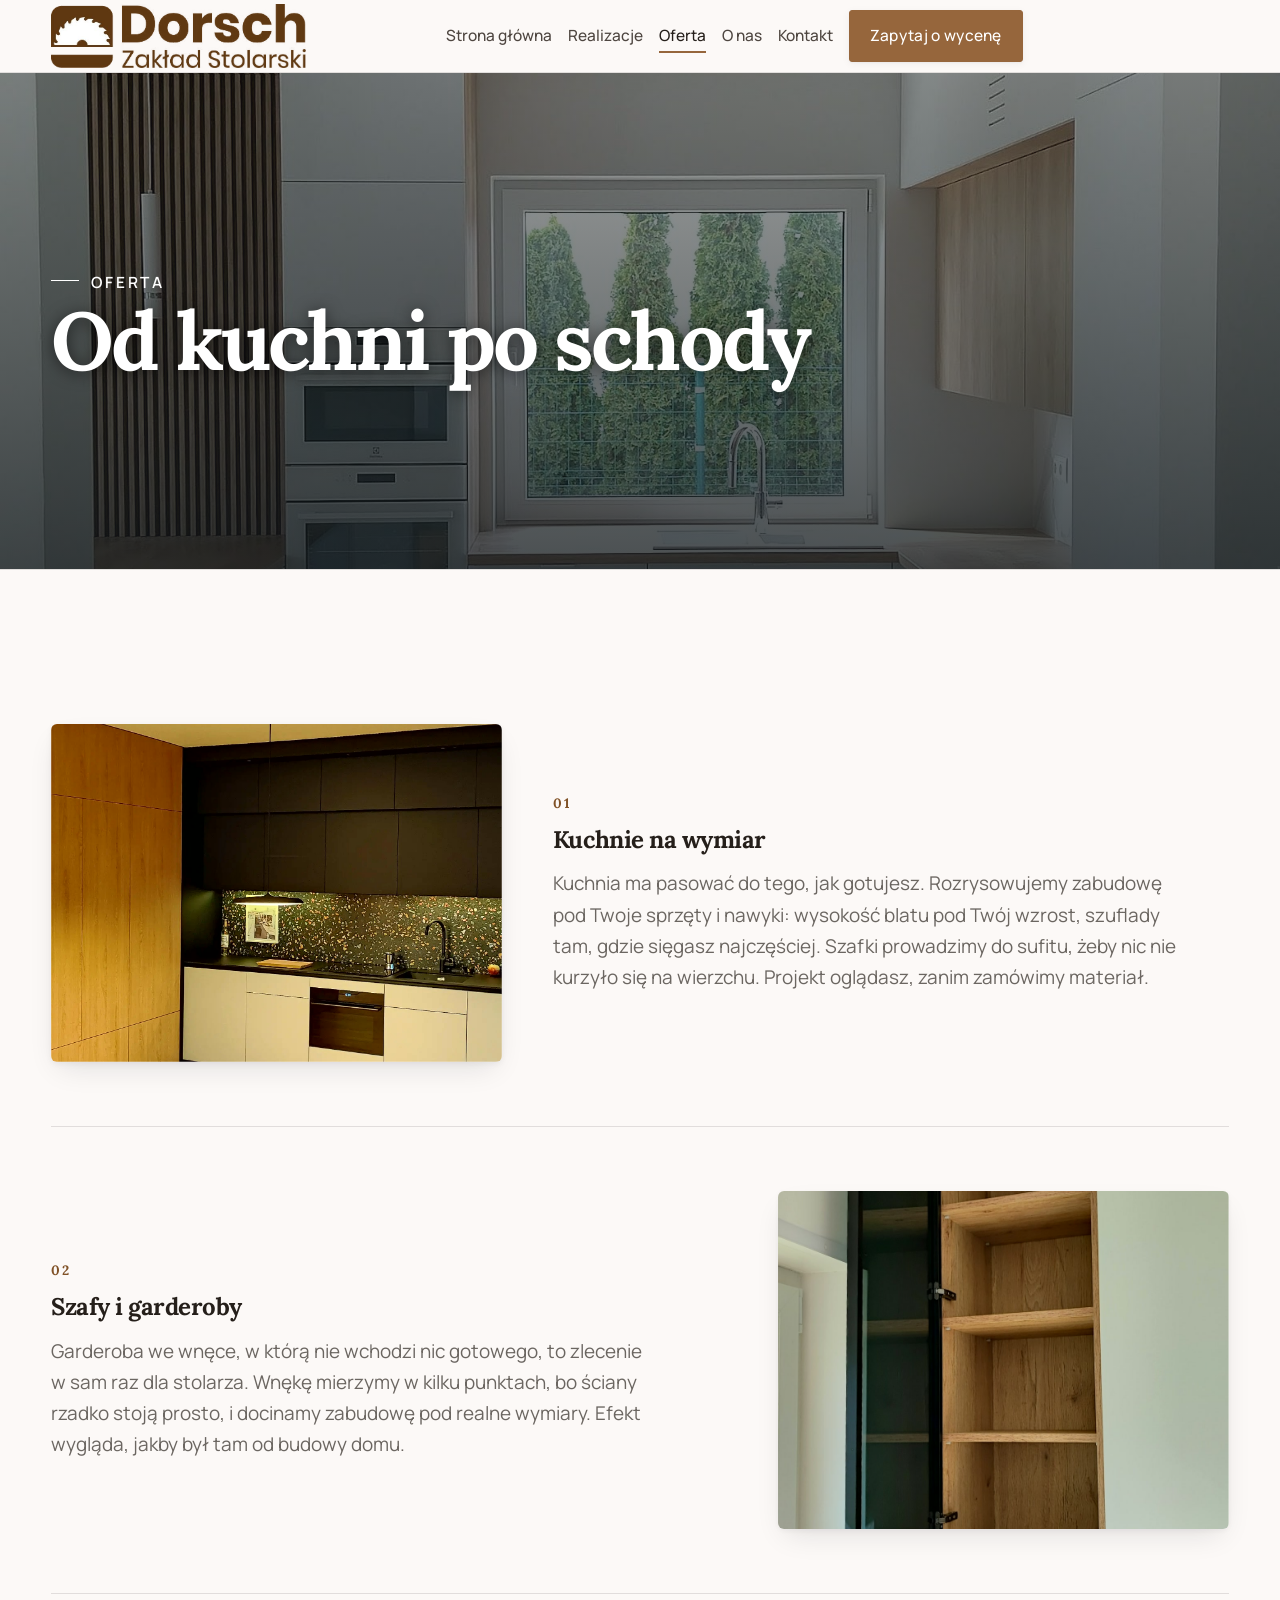
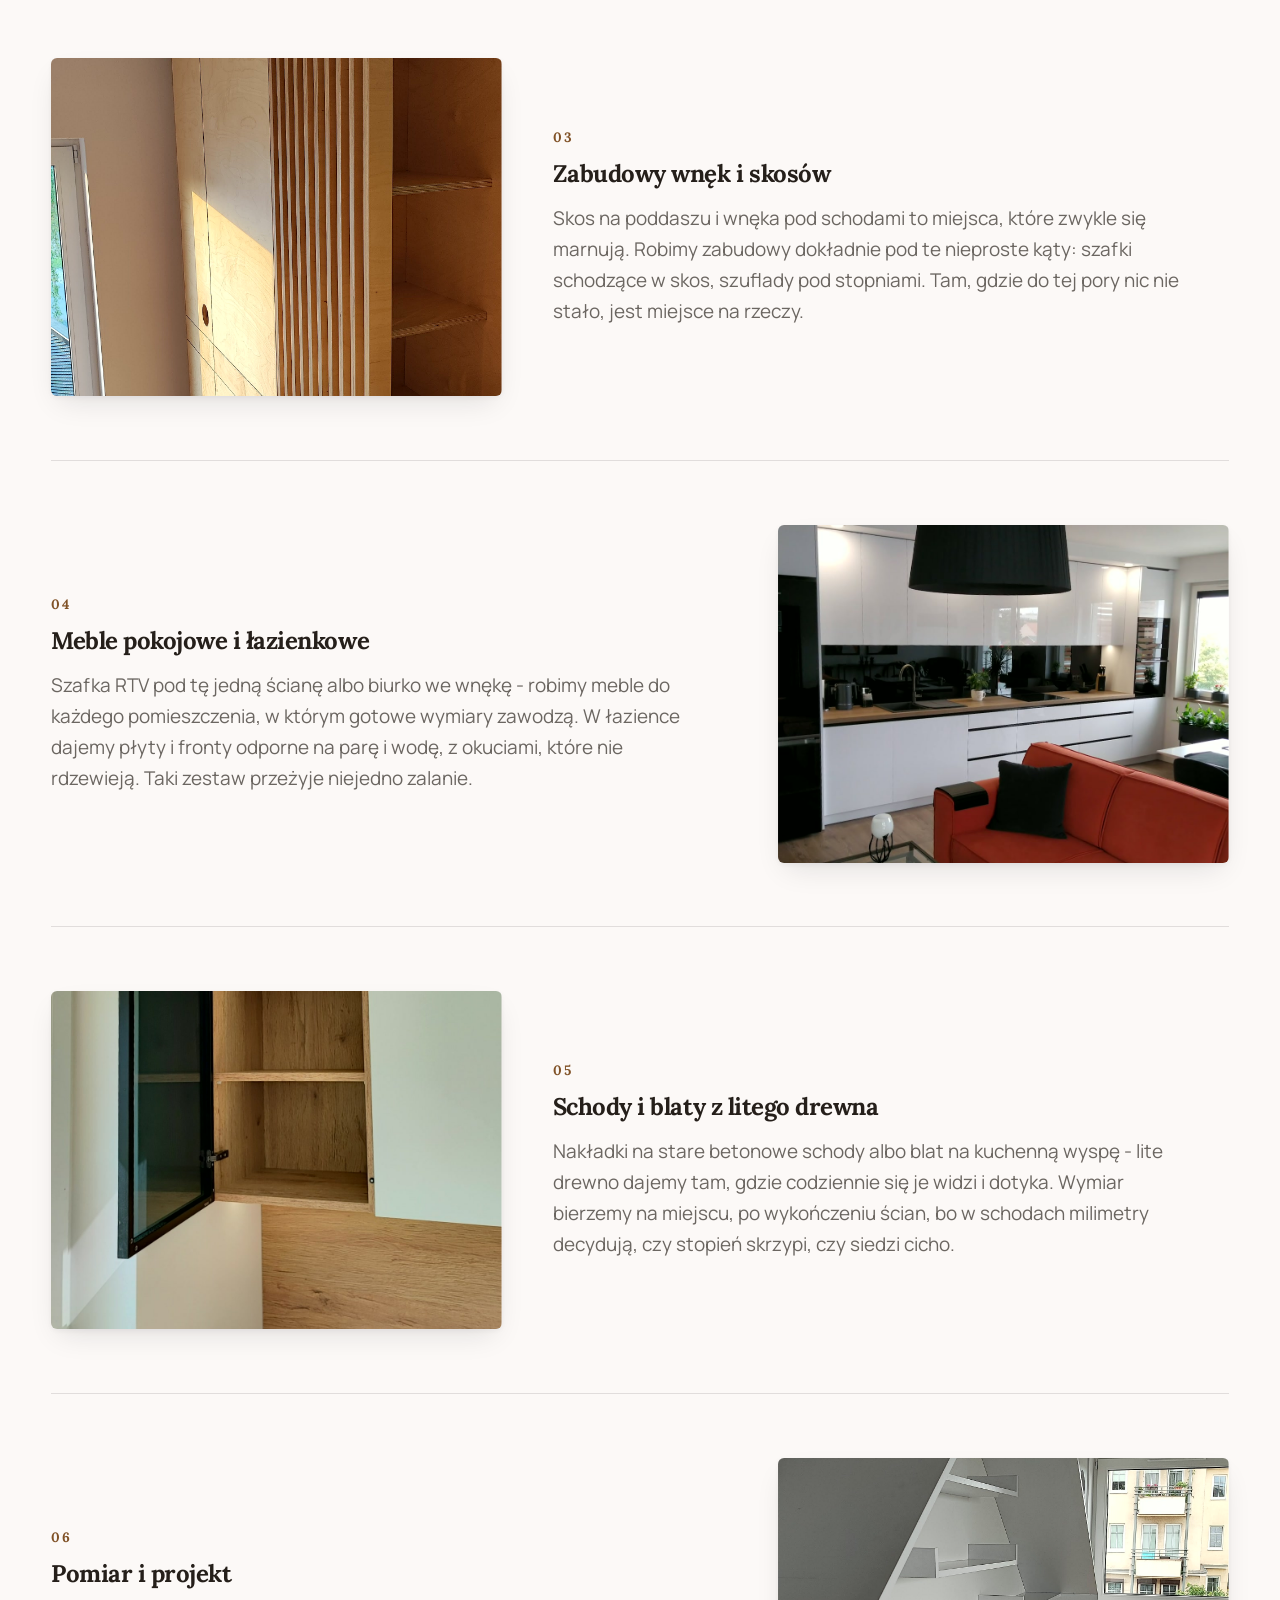
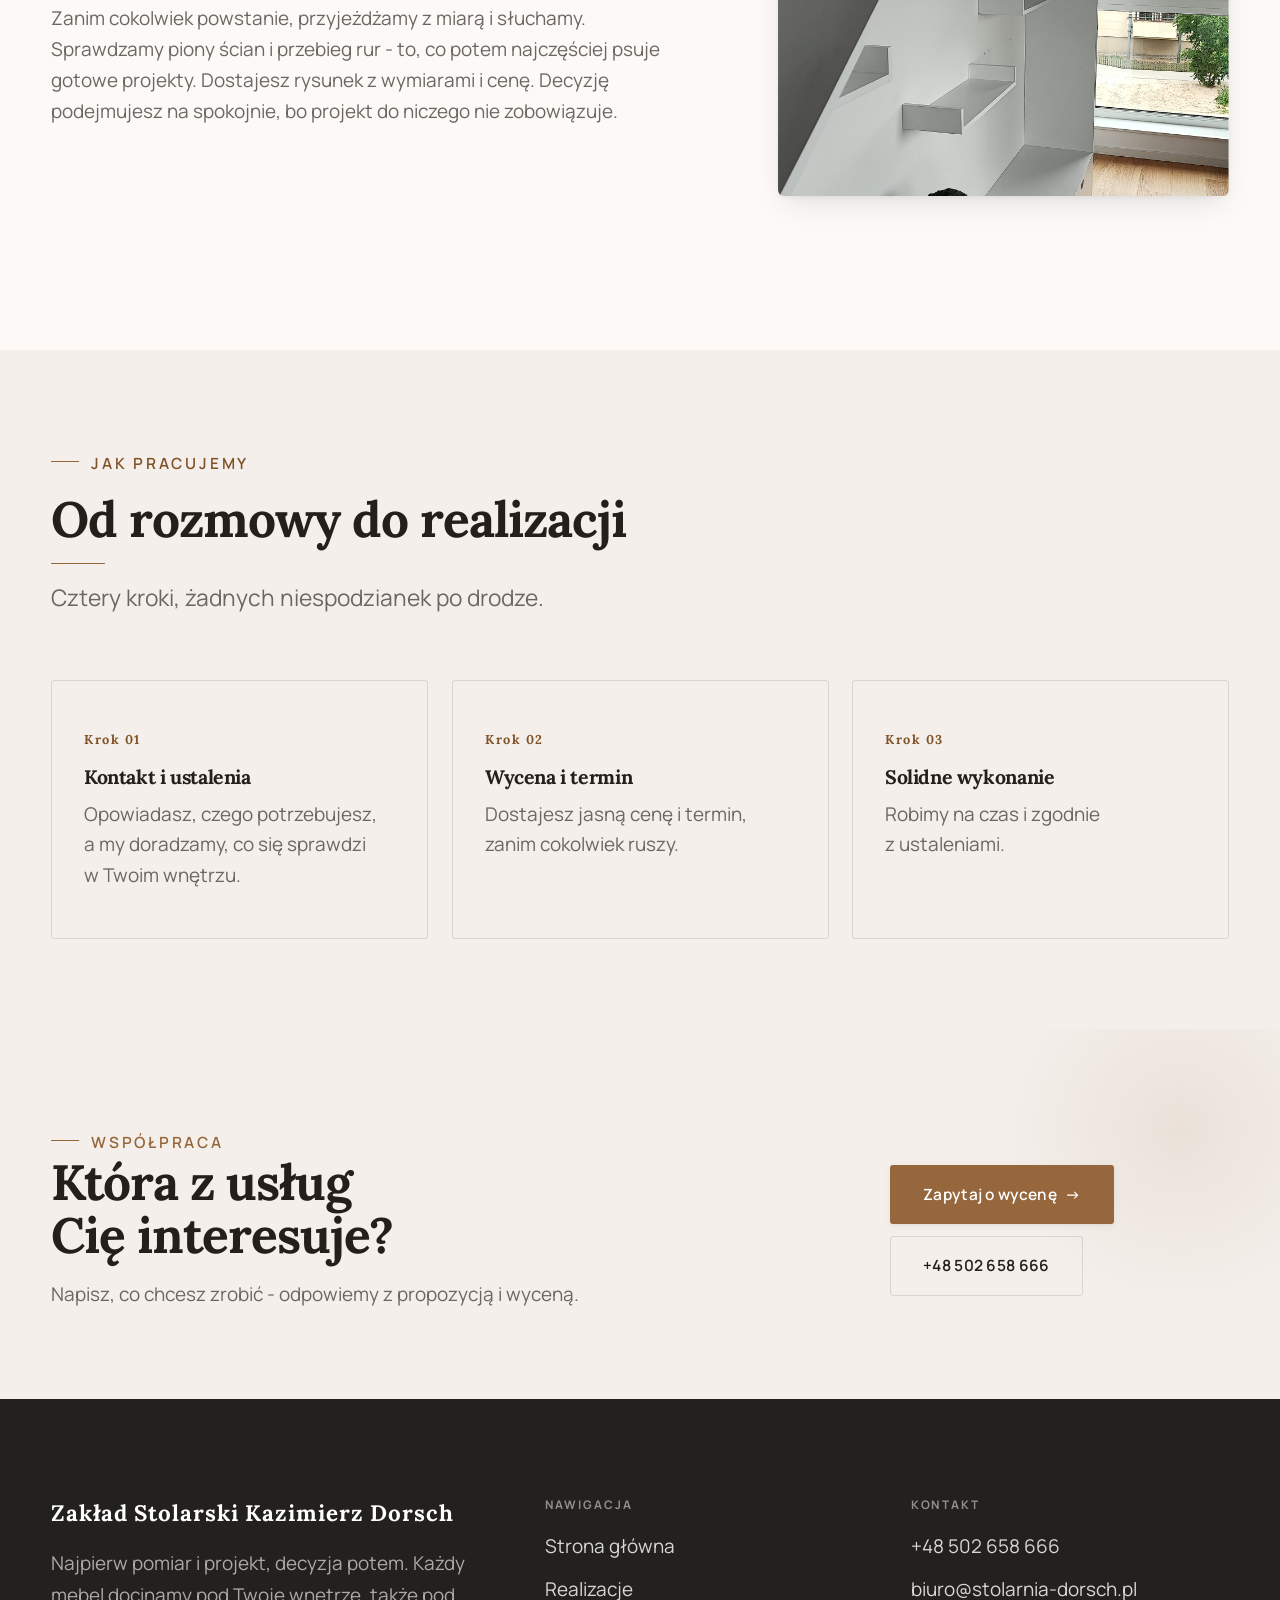
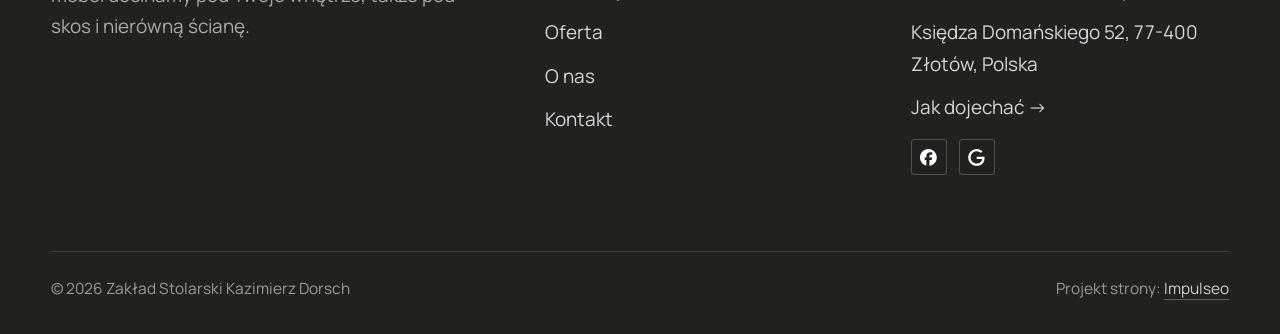
<file: oferta.html>
<!DOCTYPE html>
<html lang="pl">
<head>
<meta charset="UTF-8">
<meta name="viewport" content="width=device-width, initial-scale=1.0">
<title>Oferta - Zakład Stolarski Kazimierz Dorsch</title>
<meta name="description" content="Zakład stolarski w Złotowie od ponad 30 lat: kuchnie i szafy na wymiar, schody, drzwi i blaty z drewna. Zadzwoń: +48 502 658 666.">
<link rel="canonical" href="https://kris20032.github.io/dorsch-kazimierz-zaklad-stolarski/oferta.html">
<meta name="robots" content="noindex, nofollow">
<meta property="og:type" content="website">
<meta property="og:locale" content="pl_PL">
<meta property="og:site_name" content="Zakład Stolarski Kazimierz Dorsch">
<meta property="og:title" content="Oferta - Zakład Stolarski Kazimierz Dorsch">
<meta property="og:description" content="Zakład stolarski w Złotowie od ponad 30 lat: kuchnie i szafy na wymiar, schody, drzwi i blaty z drewna. Zadzwoń: +48 502 658 666.">
<meta property="og:url" content="https://kris20032.github.io/dorsch-kazimierz-zaklad-stolarski/oferta.html">
<meta property="og:image" content="https://kris20032.github.io/dorsch-kazimierz-zaklad-stolarski/img/og.jpg">
<meta property="og:image:width" content="1200">
<meta property="og:image:height" content="630">
<meta name="twitter:card" content="summary_large_image">
<link rel="preconnect" href="https://fonts.googleapis.com">
<link rel="preconnect" href="https://fonts.gstatic.com" crossorigin>
<link href="https://fonts.googleapis.com/css2?family=Lora:wght@500;600;700&family=Manrope:wght@400;500;600&display=swap" rel="stylesheet">
<link rel="stylesheet" href="assets/styles.css?v=d360459c">
</head>
<body>

<header class="nav">
  <div class="wrap nav-inner">
    <a class="brand brand-has-logo" href="index.html"><img class="brand-logo" src="img/logo.png" alt="Zakład Stolarski Kazimierz Dorsch" width="753" height="189" decoding="async"></a>
    <nav class="nav-links">
      <a href="index.html">Strona główna</a>
      <a href="realizacje.html">Realizacje</a>
      <a href="oferta.html" class="active" aria-current="page">Oferta</a>
      <a href="o-nas.html">O nas</a>
      <a href="kontakt.html">Kontakt</a>
      <a href="kontakt.html" class="btn btn-accent">Zapytaj o wycenę</a>
    </nav>
    <button class="nav-toggle" aria-label="Menu"><span></span><span></span><span></span></button>
  </div>
</header>

<main>
<section class="pagehead">
  <img src="img/g5.jpg" alt="Zakład Stolarski Kazimierz Dorsch - Od kuchni po schody" width="1600" height="900" decoding="async">
  <div class="wrap">
    <span class="eyebrow">Oferta</span>
    <h1>Od kuchni po schody</h1>
  </div>
</section>
<section>
  <div class="wrap">
    <div class="svc-row reveal">
      <div class="svc-row-art"><img src="img/g14.jpg" alt="Kuchnie na wymiar" loading="lazy" width="1440" height="1440" decoding="async"></div>
      <div>
        <span class="num">01</span>
        <h3>Kuchnie na wymiar</h3>
        <p class="muted">Kuchnia ma pasować do tego, jak gotujesz. Rozrysowujemy zabudowę pod Twoje sprzęty i nawyki: wysokość blatu pod Twój wzrost, szuflady tam, gdzie sięgasz najczęściej. Szafki prowadzimy do sufitu, żeby nic nie kurzyło się na wierzchu. Projekt oglądasz, zanim zamówimy materiał.</p>
      </div>
    </div>
    <div class="svc-row rev reveal">
      <div class="svc-row-art"><img src="img/about.jpg" alt="Szafy i garderoby" loading="lazy" width="1098" height="2004" decoding="async"></div>
      <div>
        <span class="num">02</span>
        <h3>Szafy i garderoby</h3>
        <p class="muted">Garderoba we wnęce, w którą nie wchodzi nic gotowego, to zlecenie w sam raz dla stolarza. Wnękę mierzymy w kilku punktach, bo ściany rzadko stoją prosto, i docinamy zabudowę pod realne wymiary. Efekt wygląda, jakby był tam od budowy domu.</p>
      </div>
    </div>
    <div class="svc-row reveal">
      <div class="svc-row-art"><img src="img/g1.jpg" alt="Zabudowy wnęk i skosów" loading="lazy" width="1600" height="2842" decoding="async"></div>
      <div>
        <span class="num">03</span>
        <h3>Zabudowy wnęk i skosów</h3>
        <p class="muted">Skos na poddaszu i wnęka pod schodami to miejsca, które zwykle się marnują. Robimy zabudowy dokładnie pod te nieproste kąty: szafki schodzące w skos, szuflady pod stopniami. Tam, gdzie do tej pory nic nie stało, jest miejsce na rzeczy.</p>
      </div>
    </div>
    <div class="svc-row rev reveal">
      <div class="svc-row-art"><img src="img/g2.jpg" alt="Meble pokojowe i łazienkowe" loading="lazy" width="1528" height="802" decoding="async"></div>
      <div>
        <span class="num">04</span>
        <h3>Meble pokojowe i łazienkowe</h3>
        <p class="muted">Szafka RTV pod tę jedną ścianę albo biurko we wnękę - robimy meble do każdego pomieszczenia, w którym gotowe wymiary zawodzą. W łazience dajemy płyty i fronty odporne na parę i wodę, z okuciami, które nie rdzewieją. Taki zestaw przeżyje niejedno zalanie.</p>
      </div>
    </div>
    <div class="svc-row reveal">
      <div class="svc-row-art"><img src="img/g3.jpg" alt="Schody i blaty z litego drewna" loading="lazy" width="1118" height="904" decoding="async"></div>
      <div>
        <span class="num">05</span>
        <h3>Schody i blaty z litego drewna</h3>
        <p class="muted">Nakładki na stare betonowe schody albo blat na kuchenną wyspę - lite drewno dajemy tam, gdzie codziennie się je widzi i dotyka. Wymiar bierzemy na miejscu, po wykończeniu ścian, bo w schodach milimetry decydują, czy stopień skrzypi, czy siedzi cicho.</p>
      </div>
    </div>
    <div class="svc-row rev reveal">
      <div class="svc-row-art"><img src="img/g4.jpg" alt="Pomiar i projekt" loading="lazy" width="1600" height="2842" decoding="async"></div>
      <div>
        <span class="num">06</span>
        <h3>Pomiar i projekt</h3>
        <p class="muted">Zanim cokolwiek powstanie, przyjeżdżamy z miarą i słuchamy. Sprawdzamy piony ścian i przebieg rur - to, co potem najczęściej psuje gotowe projekty. Dostajesz rysunek z wymiarami i cenę. Decyzję podejmujesz na spokojnie, bo projekt do niczego nie zobowiązuje.</p>
      </div>
    </div>
  </div>
</section>
<section class="trust">
  <div class="wrap">
    <div class="head reveal">
      <span class="eyebrow">Jak pracujemy</span>
      <h2>Od rozmowy do realizacji</h2>
      <p>Cztery kroki, żadnych niespodzianek po drodze.</p>
    </div>
    <div class="svc-grid">
      <div class="svc reveal"><div class="ic">Krok 01</div><h3>Kontakt i ustalenia</h3><p>Opowiadasz, czego potrzebujesz, a my doradzamy, co się sprawdzi w Twoim wnętrzu.</p></div>
      <div class="svc reveal"><div class="ic">Krok 02</div><h3>Wycena i termin</h3><p>Dostajesz jasną cenę i termin, zanim cokolwiek ruszy.</p></div>
      <div class="svc reveal"><div class="ic">Krok 03</div><h3>Solidne wykonanie</h3><p>Robimy na czas i zgodnie z ustaleniami.</p></div>
    </div>
  </div>
</section>
<section class="cta">
  <div class="wrap">
    <div class="reveal">
      <span class="eyebrow">Współpraca</span>
      <h2>Która z usług Cię interesuje?</h2>
      <p>Napisz, co chcesz zrobić - odpowiemy z propozycją i wyceną.</p>
    </div>
    <div class="cta-actions reveal">
      <a href="kontakt.html" class="btn btn-light">Zapytaj o wycenę <span class="arr">→</span></a>
      <a href="tel:+48502658666" class="btn btn-ghost btn-ghost-cta">+48 502 658 666</a>
    </div>
  </div>
</section>
</main>

<footer>
  <div class="wrap">
    <div class="foot-grid">
      <div class="foot-brand">
        <div class="name">Zakład Stolarski Kazimierz Dorsch</div>
        <p>Najpierw pomiar i projekt, decyzja potem. Każdy mebel docinamy pod Twoje wnętrze, także pod skos i nierówną ścianę.</p>
      </div>
      <div class="foot-col">
        <h4>Nawigacja</h4>
        <a href="index.html">Strona główna</a>
        <a href="realizacje.html">Realizacje</a>
        <a href="oferta.html">Oferta</a>
        <a href="o-nas.html">O nas</a>
        <a href="kontakt.html">Kontakt</a>
      </div>
      <div class="foot-col">
        <h4>Kontakt</h4>
        <a href="tel:+48502658666">+48 502 658 666</a>
        <a href="mailto:biuro@stolarnia-dorsch.pl">biuro@stolarnia-dorsch.pl</a>
        <p>Księdza Domańskiego 52, 77-400 Złotów, Polska</p>
        <a href="https://maps.google.com/?cid=8759436915542122023&g_mp=Cidnb29nbGUubWFwcy5wbGFjZXMudjEuUGxhY2VzLlNlYXJjaFRleHQQAhgEIAA" target="_blank" rel="noopener">Jak dojechać →</a>
      <div class="foot-soc">
        <a class="soc" href="https://www.facebook.com/p/Zak%C5%82ad-Stolarski-Kazimierz-Dorsch-100054883714533/" target="_blank" rel="noopener" aria-label="Facebook - Zakład Stolarski Kazimierz Dorsch"><svg viewBox="0 0 24 24" aria-hidden="true" focusable="false"><path d="M9.101 23.691v-7.98H6.627v-3.667h2.474v-1.58c0-4.085 1.848-5.978 5.858-5.978.401 0 .955.042 1.468.103a8.68 8.68 0 0 1 1.141.195v3.325a8.623 8.623 0 0 0-.653-.036 26.805 26.805 0 0 0-.733-.009c-.707 0-1.259.096-1.675.309a1.686 1.686 0 0 0-.679.622c-.258.42-.374.995-.374 1.752v1.297h3.919l-.386 2.103-.287 1.564h-3.246v8.245C19.396 23.238 24 18.179 24 12.044c0-6.627-5.373-12-12-12s-12 5.373-12 12c0 5.628 3.874 10.35 9.101 11.647Z" fill="currentColor"/></svg></a>
        <a class="soc" href="https://maps.google.com/?cid=8759436915542122023&g_mp=Cidnb29nbGUubWFwcy5wbGFjZXMudjEuUGxhY2VzLlNlYXJjaFRleHQQAhgEIAA" target="_blank" rel="noopener" aria-label="Google - Zakład Stolarski Kazimierz Dorsch"><svg viewBox="0 0 24 24" aria-hidden="true" focusable="false"><path d="M12.48 10.92v3.28h7.84c-.24 1.84-.853 3.187-1.787 4.133-1.147 1.147-2.933 2.4-6.053 2.4-4.827 0-8.6-3.893-8.6-8.72s3.773-8.72 8.6-8.72c2.6 0 4.507 1.027 5.907 2.347l2.307-2.307C18.747 1.44 16.133 0 12.48 0 5.867 0 .307 5.387.307 12s5.56 12 12.173 12c3.573 0 6.267-1.173 8.373-3.36 2.16-2.16 2.84-5.213 2.84-7.667 0-.76-.053-1.467-.173-2.053H12.48z" fill="currentColor"/></svg></a>
      </div>
      </div>
    </div>
    <div class="foot-bot">
      <span>© 2026 Zakład Stolarski Kazimierz Dorsch</span>
      <span>Projekt strony: <a class="foot-credit" href="https://impulseo.pl" target="_blank" rel="noopener">Impulseo</a></span>
    </div>
  </div>
</footer>
<div class="sticky-reserve"><a class="sr-book" href="kontakt.html">Zapytaj o wycenę</a><a class="sr-call" href="tel:+48502658666" aria-label="Zadzwoń"><svg class="ico-tel" width="16" height="16" viewBox="0 0 24 24" fill="none" aria-hidden="true"><path d="M6.6 10.8a15.5 15.5 0 0 0 6.6 6.6l2.2-2.2a1 1 0 0 1 1-.24 11.4 11.4 0 0 0 3.6.58 1 1 0 0 1 1 1V20a1 1 0 0 1-1 1A17 17 0 0 1 3 4a1 1 0 0 1 1-1h3.5a1 1 0 0 1 1 1c0 1.25.2 2.46.58 3.6a1 1 0 0 1-.25 1l-2.23 2.2Z" fill="currentColor"/></svg></a></div>
<div class="demo-wazne" data-do="2026-10-07" data-cykl="3" hidden><svg class="dw-ico" width="13" height="13" viewBox="0 0 24 24" fill="none" aria-hidden="true"><circle cx="12" cy="12" r="8.6" stroke="currentColor" stroke-width="1.8"/><path d="M12 7.2V12l3.3 2" stroke="currentColor" stroke-width="1.8" stroke-linecap="round"/></svg><span class="dw-txt"></span></div>

<script src="assets/main.js"></script>
</body>
</html>
</file>
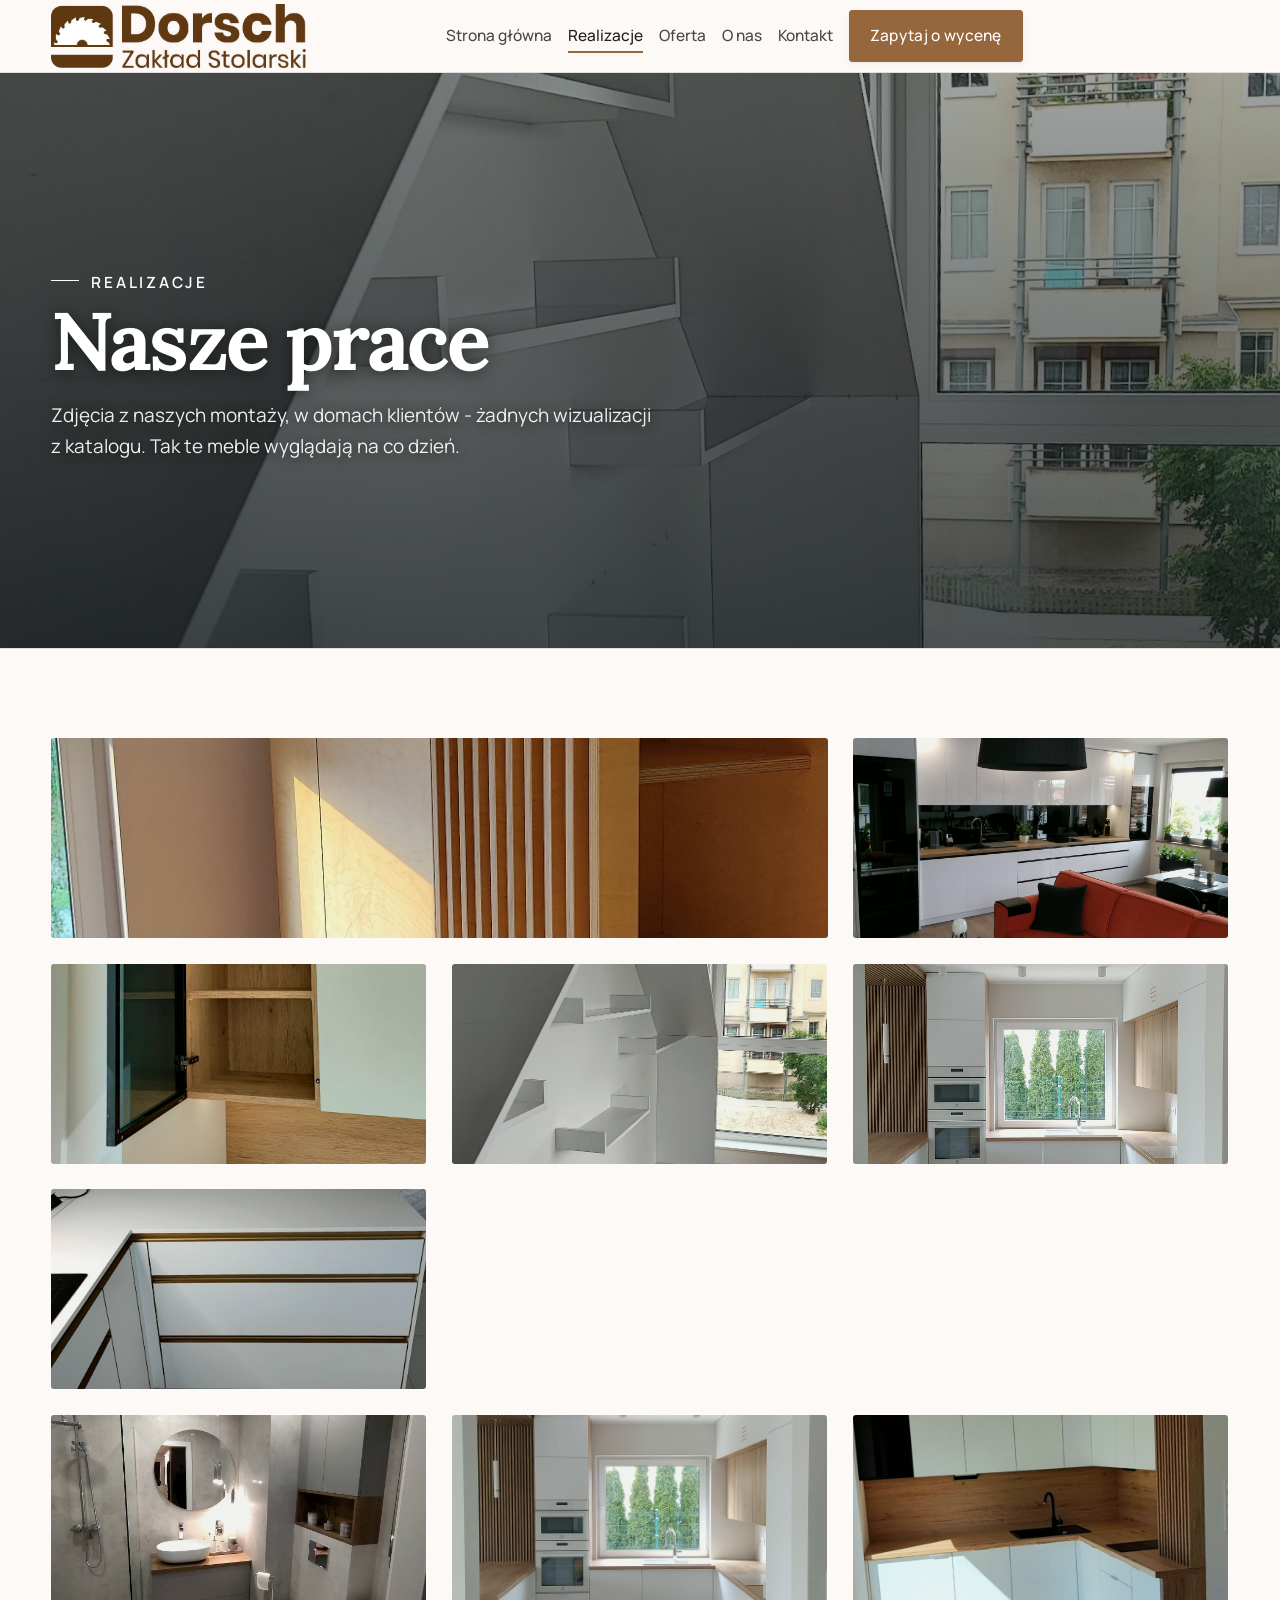
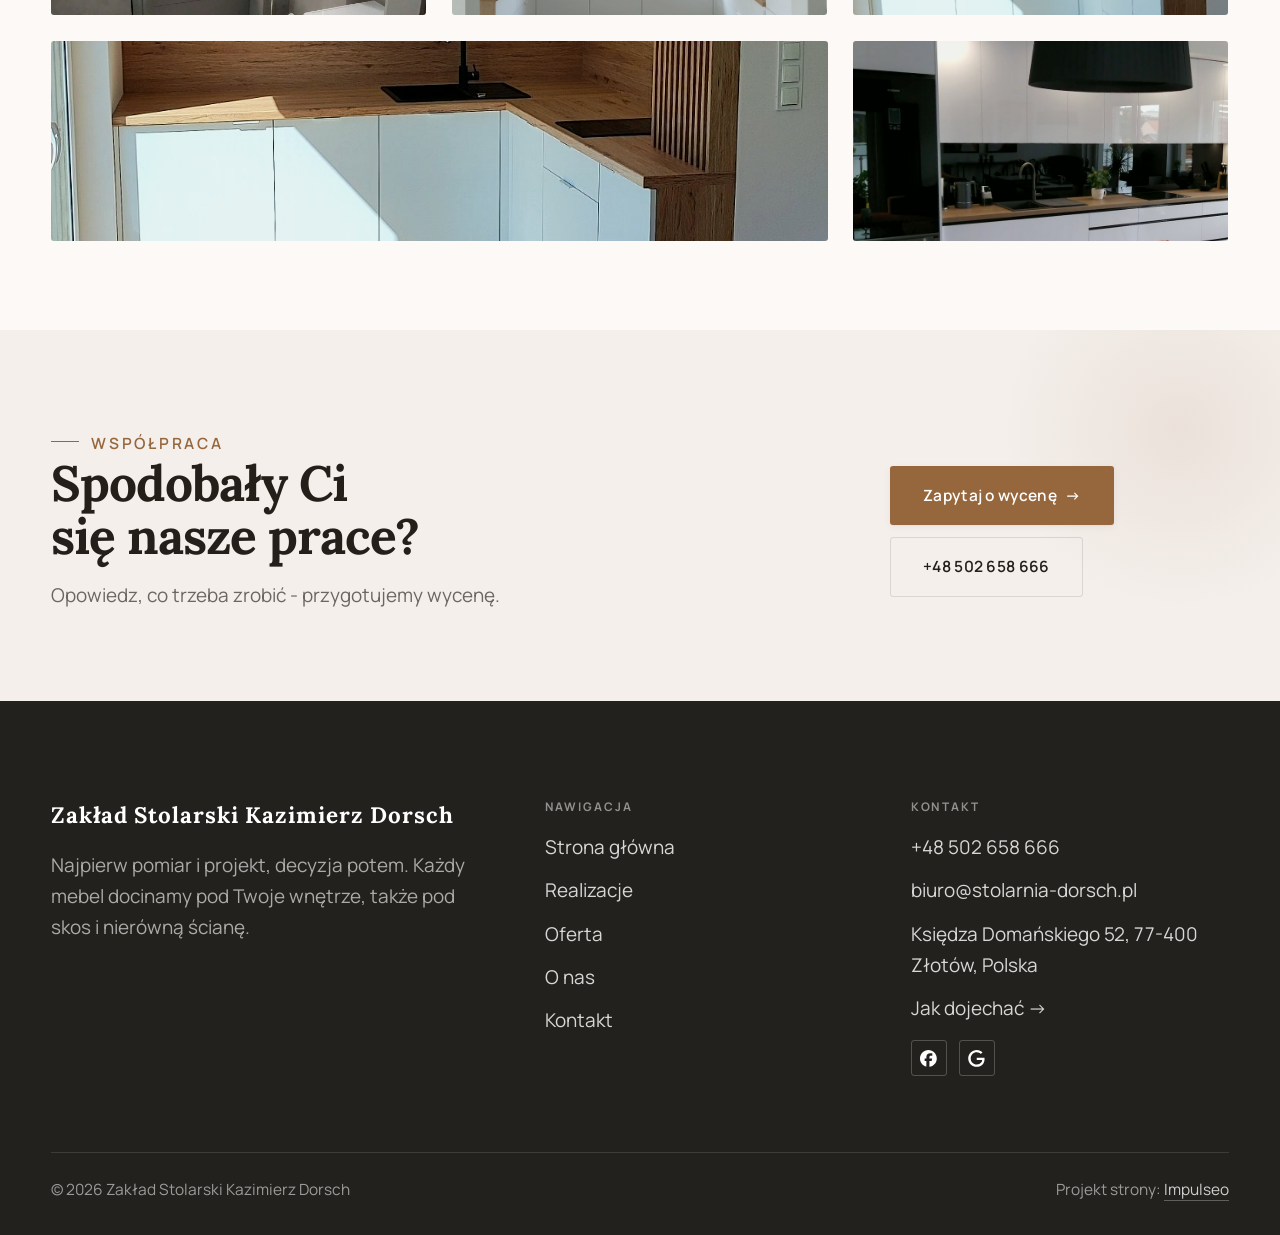
<file: realizacje.html>
<!DOCTYPE html>
<html lang="pl">
<head>
<meta charset="UTF-8">
<meta name="viewport" content="width=device-width, initial-scale=1.0">
<title>Realizacje - Zakład Stolarski Kazimierz Dorsch</title>
<meta name="description" content="Realizacje Zakład Stolarski Kazimierz Dorsch: Kuchnia na wymiar, Szafa wnękowa, Garderoba, Zabudowa pod skosem, Blat z litego drewna">
<link rel="canonical" href="https://kris20032.github.io/dorsch-kazimierz-zaklad-stolarski/realizacje.html">
<meta name="robots" content="noindex, nofollow">
<meta property="og:type" content="website">
<meta property="og:locale" content="pl_PL">
<meta property="og:site_name" content="Zakład Stolarski Kazimierz Dorsch">
<meta property="og:title" content="Realizacje - Zakład Stolarski Kazimierz Dorsch">
<meta property="og:description" content="Realizacje Zakład Stolarski Kazimierz Dorsch: Kuchnia na wymiar, Szafa wnękowa, Garderoba, Zabudowa pod skosem, Blat z litego drewna">
<meta property="og:url" content="https://kris20032.github.io/dorsch-kazimierz-zaklad-stolarski/realizacje.html">
<meta property="og:image" content="https://kris20032.github.io/dorsch-kazimierz-zaklad-stolarski/img/og.jpg">
<meta property="og:image:width" content="1200">
<meta property="og:image:height" content="630">
<meta name="twitter:card" content="summary_large_image">
<link rel="preconnect" href="https://fonts.googleapis.com">
<link rel="preconnect" href="https://fonts.gstatic.com" crossorigin>
<link href="https://fonts.googleapis.com/css2?family=Lora:wght@500;600;700&family=Manrope:wght@400;500;600&display=swap" rel="stylesheet">
<link rel="stylesheet" href="assets/styles.css?v=d360459c">
</head>
<body>

<header class="nav">
  <div class="wrap nav-inner">
    <a class="brand brand-has-logo" href="index.html"><img class="brand-logo" src="img/logo.png" alt="Zakład Stolarski Kazimierz Dorsch" width="753" height="189" decoding="async"></a>
    <nav class="nav-links">
      <a href="index.html">Strona główna</a>
      <a href="realizacje.html" class="active" aria-current="page">Realizacje</a>
      <a href="oferta.html">Oferta</a>
      <a href="o-nas.html">O nas</a>
      <a href="kontakt.html">Kontakt</a>
      <a href="kontakt.html" class="btn btn-accent">Zapytaj o wycenę</a>
    </nav>
    <button class="nav-toggle" aria-label="Menu"><span></span><span></span><span></span></button>
  </div>
</header>

<main>
<section class="pagehead">
  <img src="img/g13.jpg" alt="Zakład Stolarski Kazimierz Dorsch - Nasze prace" width="1544" height="830" decoding="async">
  <div class="wrap">
    <span class="eyebrow">Realizacje</span>
    <h1>Nasze prace</h1>
    <p>Zdjęcia z naszych montaży, w domach klientów - żadnych wizualizacji z katalogu. Tak te meble wyglądają na co dzień.</p>
  </div>
</section>
<section>
  <div class="wrap">
    <div class="gallery">
      <div class="tile t-two3 reveal"><img src="img/g1.jpg" alt="Zakład Stolarski Kazimierz Dorsch" loading="lazy" width="1600" height="2842" decoding="async"></div>
      <div class="tile t-third reveal"><img src="img/g2.jpg" alt="Zakład Stolarski Kazimierz Dorsch" loading="lazy" width="1528" height="802" decoding="async"></div>
      <div class="tile t-third reveal"><img src="img/g3.jpg" alt="Zakład Stolarski Kazimierz Dorsch" loading="lazy" width="1118" height="904" decoding="async"></div>
      <div class="tile t-third reveal"><img src="img/g4.jpg" alt="Zakład Stolarski Kazimierz Dorsch" loading="lazy" width="1600" height="2842" decoding="async"></div>
      <div class="tile t-third reveal"><img src="img/g5.jpg" alt="Zakład Stolarski Kazimierz Dorsch" loading="lazy" width="1600" height="900" decoding="async"></div>
      <div class="tile t-third reveal"><img src="img/g6.jpg" alt="Zakład Stolarski Kazimierz Dorsch" loading="lazy" width="1566" height="620" decoding="async"></div>
      <div class="tile t-two3 reveal"><img src="img/g7.jpg" alt="Zakład Stolarski Kazimierz Dorsch" loading="lazy" width="960" height="960" decoding="async"></div>
      <div class="tile t-third reveal"><img src="img/g8.jpg" alt="Zakład Stolarski Kazimierz Dorsch" loading="lazy" width="1600" height="850" decoding="async"></div>
      <div class="tile t-third reveal"><img src="img/g9.jpg" alt="Zakład Stolarski Kazimierz Dorsch" loading="lazy" width="1600" height="2844" decoding="async"></div>
      <div class="tile t-third reveal"><img src="img/g10.jpg" alt="Zakład Stolarski Kazimierz Dorsch" loading="lazy" width="894" height="1712" decoding="async"></div>
      <div class="tile t-two3 reveal"><img src="img/g11.jpg" alt="Zakład Stolarski Kazimierz Dorsch" loading="lazy" width="1011" height="700" decoding="async"></div>
      <div class="tile t-third reveal"><img src="img/g12.jpg" alt="Zakład Stolarski Kazimierz Dorsch" loading="lazy" width="992" height="536" decoding="async"></div>
    </div>
  </div>
</section>
<section class="cta">
  <div class="wrap">
    <div class="reveal">
      <span class="eyebrow">Współpraca</span>
      <h2>Spodobały Ci się nasze prace?</h2>
      <p>Opowiedz, co trzeba zrobić - przygotujemy wycenę.</p>
    </div>
    <div class="cta-actions reveal">
      <a href="kontakt.html" class="btn btn-light">Zapytaj o wycenę <span class="arr">→</span></a>
      <a href="tel:+48502658666" class="btn btn-ghost btn-ghost-cta">+48 502 658 666</a>
    </div>
  </div>
</section>
</main>

<footer>
  <div class="wrap">
    <div class="foot-grid">
      <div class="foot-brand">
        <div class="name">Zakład Stolarski Kazimierz Dorsch</div>
        <p>Najpierw pomiar i projekt, decyzja potem. Każdy mebel docinamy pod Twoje wnętrze, także pod skos i nierówną ścianę.</p>
      </div>
      <div class="foot-col">
        <h4>Nawigacja</h4>
        <a href="index.html">Strona główna</a>
        <a href="realizacje.html">Realizacje</a>
        <a href="oferta.html">Oferta</a>
        <a href="o-nas.html">O nas</a>
        <a href="kontakt.html">Kontakt</a>
      </div>
      <div class="foot-col">
        <h4>Kontakt</h4>
        <a href="tel:+48502658666">+48 502 658 666</a>
        <a href="mailto:biuro@stolarnia-dorsch.pl">biuro@stolarnia-dorsch.pl</a>
        <p>Księdza Domańskiego 52, 77-400 Złotów, Polska</p>
        <a href="https://maps.google.com/?cid=8759436915542122023&g_mp=Cidnb29nbGUubWFwcy5wbGFjZXMudjEuUGxhY2VzLlNlYXJjaFRleHQQAhgEIAA" target="_blank" rel="noopener">Jak dojechać →</a>
      <div class="foot-soc">
        <a class="soc" href="https://www.facebook.com/p/Zak%C5%82ad-Stolarski-Kazimierz-Dorsch-100054883714533/" target="_blank" rel="noopener" aria-label="Facebook - Zakład Stolarski Kazimierz Dorsch"><svg viewBox="0 0 24 24" aria-hidden="true" focusable="false"><path d="M9.101 23.691v-7.98H6.627v-3.667h2.474v-1.58c0-4.085 1.848-5.978 5.858-5.978.401 0 .955.042 1.468.103a8.68 8.68 0 0 1 1.141.195v3.325a8.623 8.623 0 0 0-.653-.036 26.805 26.805 0 0 0-.733-.009c-.707 0-1.259.096-1.675.309a1.686 1.686 0 0 0-.679.622c-.258.42-.374.995-.374 1.752v1.297h3.919l-.386 2.103-.287 1.564h-3.246v8.245C19.396 23.238 24 18.179 24 12.044c0-6.627-5.373-12-12-12s-12 5.373-12 12c0 5.628 3.874 10.35 9.101 11.647Z" fill="currentColor"/></svg></a>
        <a class="soc" href="https://maps.google.com/?cid=8759436915542122023&g_mp=Cidnb29nbGUubWFwcy5wbGFjZXMudjEuUGxhY2VzLlNlYXJjaFRleHQQAhgEIAA" target="_blank" rel="noopener" aria-label="Google - Zakład Stolarski Kazimierz Dorsch"><svg viewBox="0 0 24 24" aria-hidden="true" focusable="false"><path d="M12.48 10.92v3.28h7.84c-.24 1.84-.853 3.187-1.787 4.133-1.147 1.147-2.933 2.4-6.053 2.4-4.827 0-8.6-3.893-8.6-8.72s3.773-8.72 8.6-8.72c2.6 0 4.507 1.027 5.907 2.347l2.307-2.307C18.747 1.44 16.133 0 12.48 0 5.867 0 .307 5.387.307 12s5.56 12 12.173 12c3.573 0 6.267-1.173 8.373-3.36 2.16-2.16 2.84-5.213 2.84-7.667 0-.76-.053-1.467-.173-2.053H12.48z" fill="currentColor"/></svg></a>
      </div>
      </div>
    </div>
    <div class="foot-bot">
      <span>© 2026 Zakład Stolarski Kazimierz Dorsch</span>
      <span>Projekt strony: <a class="foot-credit" href="https://impulseo.pl" target="_blank" rel="noopener">Impulseo</a></span>
    </div>
  </div>
</footer>
<div class="sticky-reserve"><a class="sr-book" href="kontakt.html">Zapytaj o wycenę</a><a class="sr-call" href="tel:+48502658666" aria-label="Zadzwoń"><svg class="ico-tel" width="16" height="16" viewBox="0 0 24 24" fill="none" aria-hidden="true"><path d="M6.6 10.8a15.5 15.5 0 0 0 6.6 6.6l2.2-2.2a1 1 0 0 1 1-.24 11.4 11.4 0 0 0 3.6.58 1 1 0 0 1 1 1V20a1 1 0 0 1-1 1A17 17 0 0 1 3 4a1 1 0 0 1 1-1h3.5a1 1 0 0 1 1 1c0 1.25.2 2.46.58 3.6a1 1 0 0 1-.25 1l-2.23 2.2Z" fill="currentColor"/></svg></a></div>
<div class="demo-wazne" data-do="2026-10-07" data-cykl="3" hidden><svg class="dw-ico" width="13" height="13" viewBox="0 0 24 24" fill="none" aria-hidden="true"><circle cx="12" cy="12" r="8.6" stroke="currentColor" stroke-width="1.8"/><path d="M12 7.2V12l3.3 2" stroke="currentColor" stroke-width="1.8" stroke-linecap="round"/></svg><span class="dw-txt"></span></div>

<script src="assets/main.js"></script>
</body>
</html>
</file>
<file: assets/styles.css>
/* ============================================================
   STOLBASZ — premium, architektoniczny B2B fit-out
   Jasna paleta, zero brązu. System wg premium-web-craft.
   Projekt strony: Impulseo (impulseo.pl)
   ============================================================ */

:root{
  /* PALETA — jasna, architektoniczna, chłodna */
  --paper:#F3F1EC;          /* główne tło */
  --paper-2:#E6E3DB;        /* sekcje alternatywne (chłodny jasny szary) */
  --paper-3:#E6E3DB;        /* delikatne wypełnienia */
  --ink:#23211E;            /* tekst główny — chłodny grafit */
  --ink-soft:#43403A;       /* nagłówki drugorzędne */
  --muted:#87837A;          /* tekst poboczny */
  --line:rgba(35,33,30,.12);/* hairline */
  --accent:#8A6B3C;         /* stonowany petrol-slate — jedyny akcent */
  --accent-d:#6E5430;
  --accent-soft:rgba(138,107,60,.10);
  --dark:#23211E;           /* sekcje ciemne (stopka/CTA) */

  /* HOVER ZDJĘĆ — JEDEN standard dla całego silnika (decyzja K. 04.08.2026, artefakt z wariantami).
     AKTUALNE (K.+Szymon 09.08.2026, wybór z artefaktu 6 wariantów): zoom 1.05 przy 1.4s -
     przy tak długim czasie mocniejszy kadr NIE skacze, tylko „oddycha". Poprzedni standard
     (1.02 / .55s z 04.08) odbierany jako dynamiczny i szybki.
     Spoczynek lekko przygaszony, ale TYLKO tam, gdzie jest mysz (@media hover:hover) —
     na telefonie zdjęcia zostają w pełnej jasności. */
  --img-zoom:1.05;                   /* K.+Szymon 09.08: wariant F z artefaktu porównawczego */
  --img-rest:brightness(.95) saturate(.99);
  --img-hot:brightness(1.06) saturate(1.05);
  --img-dur:1.4s;                    /* K.+Szymon 09.08 (wariant F): powoli = elegancko */
  --img-ease:cubic-bezier(.16,.84,.44,1);  /* miękki ogon, efekt „oddychania" */

  /* ODSTĘPY — skala 4/8 */
  --space-1:4px; --space-2:8px; --space-3:12px; --space-4:16px; --space-5:24px;
  --space-6:32px; --space-7:48px; --space-8:64px; --space-9:96px; --space-10:128px;

  /* TYPOGRAFIA — fluid clamp() (skala podbita 16.07.2026: większe, czytelniejsze litery — uwaga Adama) */
  --text-sm:clamp(.9rem,.87rem + .12vw,1rem);
  --text-base:clamp(1.08rem,1.04rem + .18vw,1.2rem);
  --text-lg:clamp(1.24rem,1.15rem + .34vw,1.44rem);
  --text-h3:clamp(1.34rem,1.22rem + .55vw,1.66rem);
  --text-h2:clamp(2.1rem,1.66rem + 2.1vw,3.1rem);
  --text-h1:clamp(2.9rem,2.1rem + 4vw,5.1rem);

  /* PROMIENIE — architektoniczne, raczej ostre */
  --r-sm:3px; --r-md:6px; --r-lg:10px;

  /* RUCH */
  --ease:cubic-bezier(.25,.46,.45,.94); --dur:.24s;

  /* CIENIE — miękkie, warstwowe */
  --sh-sm:0 1px 2px rgba(16,24,32,.04), 0 2px 8px rgba(16,24,32,.05);
  --sh-md:0 2px 6px rgba(16,24,32,.05), 0 12px 28px -8px rgba(16,24,32,.12);
  --sh-lg:0 6px 14px rgba(16,24,32,.07), 0 26px 56px -18px rgba(16,24,32,.22);

  --hairline:1px solid var(--line);

  --font-display:'Lora',serif;
  --font-body:'Manrope',sans-serif;
}

*{box-sizing:border-box;margin:0;padding:0}
html{scroll-behavior:smooth}
body{
  font-family:var(--font-body);
  font-size:var(--text-base);
  line-height:1.65;
  color:var(--ink);
  background:var(--paper);
  -webkit-font-smoothing:antialiased;
  text-rendering:optimizeLegibility;
}
img{max-width:100%;height:auto;display:block}  /* height:auto = width/height z atrybutów trzyma proporcje (TOP#12) */
a{color:inherit;text-decoration:none}

.wrap{width:min(92%,1180px);margin-inline:auto}
section{padding-block:clamp(52px,6.5vw,96px)}

h1,h2,h3{font-family:var(--font-display);font-weight:700;line-height:1.08;letter-spacing:-.02em;color:var(--ink)}
h1{font-size:var(--text-h1);letter-spacing:-.035em}
h2{font-size:var(--text-h2);letter-spacing:-.025em}
h3{font-size:var(--text-h3)}
/* MIARA — długość wiersza. WCAG 2.2 SC 1.4.8: max 80 znaków; Butterick: 45–90.
   68ch daje realnie 72–78 znaków polskiego tekstu, czyli z zapasem pod granicą.
   Wcześniej limit miał TYLKO <p> — <li>, <blockquote> i <dd> nie miały żadnego,
   i to jedyny powód, dla którego 23 bloki na dwóch oddanych stronach jadą po
   83–106 znaków w wierszu (pomiar 07.08.2026, bramka `miara`).
   ⚠️ Listy i definicje ograniczamy TYLKO bez klasy: `ul`/`ol` z klasą to u nas
   układ (siatki kafli, menu), a nie tekst ciągły — tam miarę wyznacza układ. */
/* 60ch, nie 68ch (K. 10.08): po zmianie fontów na węższe kroje (DM Sans i spółka)
   w 68ch mieściło się ~90 znaków - bramka pikselowa słusznie zgłaszała przekroczenie
   granicy 80. Pomiar na żywej przeglądarce: 60ch = 90 znaków, 53ch = ~78 znaków, czyli normę WCAG 1.4.8. */
:root{ --miara:53ch }
p{max-width:min(100%,var(--miara))}
blockquote,
ul:not([class])>li, ol:not([class])>li,
dl:not([class])>dd{max-width:min(100%,var(--miara))}

/* ⚠️ Świadomie BEZ wyjątku `.tile p,.card p,.svc p{max-width:none}`, choć nasuwa się sam:
   te akapity BYŁY już ograniczone (stare `p{max-width:65ch}`), więc „wyjątek" nie odblokowałby
   niczego nowego — tylko ROZLUŹNIŁ stan sprzed zmiany na wszystkich demach naraz.
   `figcaption` żadna z reguł wyżej nie dotyczy, więc też nie potrzebuje zwolnienia. */

/* ŁAMANIE. `balance` wyrównuje długości wierszy w nagłówku, `pretty` pilnuje ostatniego
   wiersza akapitu, żeby nie został w nim jeden wyraz. Obsługiwane od Chrome 117 /
   Safari 17.5; starsze przeglądarki po prostu ignorują tę własność.
   `text-wrap:pretty` nie występowało dotąd ANI RAZ w silniku ani w repo klientów. */
h1,h2,h3,.lead,.lede{text-wrap:balance}
p,li,blockquote,dd{text-wrap:pretty}

.eyebrow{
  font-family:var(--font-body);
  font-size:var(--text-sm);
  font-weight:600;
  letter-spacing:.18em;
  text-transform:uppercase;
  color:var(--accent);
  display:inline-flex;align-items:center;gap:var(--space-3);
}
/* flex:none + margin-top = kreska trzyma się PIERWSZEJ linii. Wcześniej align-items:center
   centrowało ją względem całego bloku i przy zawinięciu (długi kicker typu
   „…WNĘTRZ · LESZNO · OD 2019") druga linia lądowała z brzydkim wcięciem. */
.eyebrow{align-items:flex-start}
.eyebrow>*,.eyebrow{text-wrap:balance}   /* dlugi kicker lamal sie na sierote typu samo „2019" w drugiej linii */
.eyebrow::before{content:"";width:28px;height:1px;background:var(--accent);display:inline-block;flex:none;margin-top:.62em}

.muted{color:var(--muted)}
.lead{font-size:var(--text-lg);line-height:1.55;color:var(--ink-soft);max-width:50ch}

/* ---------- BUTTONS ---------- */
.btn{
  display:inline-flex;align-items:center;gap:var(--space-2);
  font-weight:600;font-size:var(--text-sm);letter-spacing:.02em;
  padding:var(--space-4) var(--space-6);
  border-radius:var(--r-sm);
  transition:transform var(--dur) var(--ease),box-shadow var(--dur) var(--ease),background var(--dur) var(--ease);
  cursor:pointer;border:1px solid transparent;
}
.btn-accent{background:var(--accent);color:#fff;box-shadow:var(--sh-sm)}
.btn-accent:hover{background:var(--accent-d);transform:translateY(-2px);box-shadow:var(--sh-md)}
.btn-accent:active{transform:translateY(0);box-shadow:var(--sh-sm)}
.btn-ghost{background:transparent;color:var(--ink);border-color:var(--line)}
.btn-ghost:hover{border-color:var(--accent);color:var(--accent);transform:translateY(-2px)}
.btn-light{background:#fff;color:var(--ink);box-shadow:var(--sh-sm)}
.btn-light:hover{transform:translateY(-2px);box-shadow:var(--sh-md)}
.btn .arr{transition:transform var(--dur) var(--ease)}
.btn:hover .arr{transform:translateX(4px)}

/* ---------- NAV ---------- */
.nav{
  position:sticky;top:0;z-index:50;
  background:color-mix(in srgb,var(--paper) 88%,transparent);
  backdrop-filter:saturate(140%) blur(10px);
  border-bottom:var(--hairline);
}
.nav-inner{display:flex;align-items:center;justify-content:space-between;gap:var(--space-5);height:72px}
/* ANTY-NACHODZENIE (K. 05.08.2026): długa nazwa firmy + przycisk z pełnym numerem nie mieściły się w pasku
   i flex ściskał linki PONIŻEJ ich treści - "Kontakt" wchodził na ramkę "Zadzwoń +48 ...". Teraz ustępuje
   nazwa marki (skrót wielokropkiem), a menu i przycisk nigdy się nie kurczą ani nie zachodzą na siebie. */
.brand{display:flex;flex-direction:column;line-height:1;min-width:0;flex:0 1 auto}
.brand .name{font-family:var(--font-display);font-weight:800;font-size:1.35rem;letter-spacing:.04em;white-space:nowrap;overflow:hidden;text-overflow:ellipsis}
.brand .sub{font-size:.62rem;letter-spacing:.34em;text-transform:uppercase;color:var(--muted);margin-top:5px;white-space:nowrap;overflow:hidden;text-overflow:ellipsis}
.nav-links{display:flex;align-items:center;gap:var(--space-6);flex:0 0 auto}
.nav-links a{font-size:var(--text-sm);font-weight:500;color:var(--ink-soft);position:relative;padding-block:4px;white-space:nowrap;transition:color var(--dur) var(--ease)}
.nav-links a::after{content:"";position:absolute;left:0;bottom:0;width:0;height:1.5px;background:var(--accent);transition:width var(--dur) var(--ease)}
.nav-links a:hover,.nav-links a.active{color:var(--ink)}
.nav-links a:hover::after,.nav-links a.active::after{width:100%}
.nav-links .btn{padding:var(--space-2) var(--space-5)}
/* przyciski w nav: właściwy kolor (przebij .nav-links a) + bez podkreślenia */
.nav-links a.btn-accent{color:#fff}
.nav-links a.btn-ghost,.nav-links a.btn-light{color:var(--ink)}
/* CTA w pasku: NIE podkreślenie spod linków menu, ale ten sam przelatujący błysk,
   co na wszystkich innych przyciskach (zgłoszenie K. 13.08.2026 - „na hero jest efekt
   światła przechodzącego przez przycisk, na navbarze go nie ma, a mają być identyczne").
   Reguła `.nav-links a::after` jest silniejsza od `.btn::after`, więc trzeba jej
   geometrię wyzerować i wpisać połysk z nazwy - samo `display:none` gasiło efekt. */
.nav-links a.btn::after{
  display:block;content:"";position:absolute;inset:0;z-index:-1;pointer-events:none;
  width:auto;height:auto;border-radius:inherit;   /* kasuje geometrię podkreślenia (width:0;height:1.5px) */
  background:linear-gradient(100deg,transparent 32%,rgba(255,255,255,.20) 50%,transparent 68%);
  translate:-120% 0}
@media (prefers-reduced-motion:no-preference){
  .nav-links a.btn:hover::after{translate:120% 0;transition:translate .75s var(--mt-ease,cubic-bezier(.16,.84,.44,1))}
}
.nav-toggle{display:none;background:none;border:none;cursor:pointer;flex-direction:column;gap:5px;padding:8px}
.nav-toggle span{width:24px;height:2px;background:var(--ink);transition:var(--dur)}
/* Ciasny zakres MIĘDZY menu mobilnym a pełnym pulpitem: zbijamy odstępy i nazwę marki,
   żeby wszystko zmieściło się naturalnie, zanim w ogóle dojdzie do skracania wielokropkiem. */
@media(max-width:1280px) and (min-width:921px){
  .nav-links{gap:var(--space-4)}
  .nav-links .btn{padding:var(--space-2) var(--space-4)}
  .brand .name{font-size:1.15rem}
}

/* ---------- HERO (split) ---------- */
.hero{position:relative;overflow:hidden;border-bottom:var(--hairline)}
.hero-grid{display:grid;grid-template-columns:1.05fr .95fr;gap:clamp(24px,4vw,60px);align-items:center;
  padding-block:clamp(36px,4.5vw,64px)}
.hero-copy .eyebrow{margin-bottom:var(--space-5)}
.hero-copy h1{margin-bottom:var(--space-5)}
.hero-copy .lead{margin-bottom:var(--space-7)}
.hero-actions{display:flex;flex-wrap:wrap;gap:var(--space-4)}
.hero-art{position:relative;aspect-ratio:4/3;border-radius:var(--r-lg);overflow:hidden;box-shadow:var(--sh-lg)}
.hero-art img{width:100%;height:100%;object-fit:cover}
.hero-art::after{content:"";position:absolute;inset:0;background:linear-gradient(180deg,transparent 55%,rgba(18,24,28,.28))}
.hero-badge{position:absolute;left:var(--space-5);bottom:var(--space-5);z-index:2;
  background:rgba(252,252,251,.94);backdrop-filter:blur(4px);
  border-radius:var(--r-md);padding:var(--space-4) var(--space-5);box-shadow:var(--sh-md);max-width:78%}
.hero-badge strong{display:block;font-family:var(--font-display);font-size:1rem;letter-spacing:-.01em}
.hero-badge span{font-size:var(--text-sm);color:var(--muted)}

/* ---------- HERO duży / kinowy (strona główna) ---------- */
.hero-cine{position:relative;min-height:clamp(560px,82vh,840px);min-height:clamp(560px,82svh,840px);display:flex;align-items:center;overflow:hidden;border-bottom:var(--hairline)}
.hero-cine>img{position:absolute;inset:0;width:100%;height:100%;object-fit:cover;z-index:0}
.hero-cine::after{content:"";position:absolute;inset:0;z-index:1;
  background:linear-gradient(95deg,rgba(13,18,23,.86) 0%,rgba(13,18,23,.64) 32%,rgba(13,18,23,.24) 62%,rgba(13,18,23,.04) 100%)}
.hero-cine .wrap{position:relative;z-index:2;padding-block:var(--space-8)}
.hero-cine .hero-copy{max-width:660px}
.hero-cine .eyebrow{color:#fff;margin-bottom:var(--space-5)}
.hero-cine .eyebrow::before{background:#fff}
.hero-cine h1{color:#fff;margin-bottom:var(--space-5);font-size:clamp(2.9rem,2rem + 4.4vw,5.2rem);text-wrap:balance}
.hero-cine .lead{color:rgba(255,255,255,.92);max-width:48ch;margin-bottom:var(--space-7)}
.hero-cine .hero-actions{display:flex;flex-wrap:wrap;gap:var(--space-4)}
/* NISKIE OKNO (laptop z dokiem i paskami przeglądarki ma ~700-780 px wysokości widoku):
   H1 do 5.2rem + długi lead nie mieściły się i przyciski wypadały POD krawędź ekranu -
   klient widział stronę bez ani jednego CTA. Skalujemy w dół, zamiast przycinać treść. */
@media(min-width:821px) and (max-height:820px){
  .hero-cine{min-height:clamp(520px,94svh,780px)}
  .hero-cine .wrap{padding-block:var(--space-6)}
  .hero-cine h1{font-size:clamp(2.2rem,1.5rem + 2.6vw,3.6rem);margin-bottom:var(--space-4)}
  .hero-cine .eyebrow{margin-bottom:var(--space-4)}
  .hero-cine .lead{margin-bottom:var(--space-5);max-width:44ch}
}
@media(max-width:680px){
  .hero-cine{min-height:clamp(520px,76vh,640px);min-height:clamp(520px,76svh,640px);align-items:flex-end}
  .hero-cine::after{background:linear-gradient(0deg,rgba(13,18,23,.9) 6%,rgba(13,18,23,.45) 55%,rgba(13,18,23,.25) 100%)}
  .hero-cine .wrap{padding-bottom:var(--space-9)}
  /* TELEFON (~90% oglądających): lead potrafił zająć 8 linii i zepchnąć CTA poza pierwszy ekran.
     Zwężamy interlinię i skalę - treści nie ucinamy, bo to ona sprzedaje. */
  .hero-cine .lead{font-size:.98rem;line-height:1.5;margin-bottom:var(--space-5)}
  .hero-cine .eyebrow{font-size:.72rem;letter-spacing:.13em;margin-bottom:var(--space-4)}
  .hero-cine .eyebrow::before{width:20px}
  .hero-cine h1{margin-bottom:var(--space-4)}
}

/* full-bleed hero variant (podstrony) */
.pagehead{position:relative;min-height:46vh;min-height:46svh;display:flex;align-items:flex-end;overflow:hidden;border-bottom:var(--hairline)}
.pagehead img{position:absolute;inset:0;width:100%;height:100%;object-fit:cover}
/* 10.08.2026 (decyzja K.): mocniejsze przyciemnienie + cień pod tekstem. Bramka mierzyła na
   nagłówkach podstron 3,38-3,43:1 przy wymaganych 4,5 — jasne zdjęcie (hala, śnieg, niebo)
   podchodziło pod biały tekst. Zdjęcia klientów są różne, więc kontrast musi dawać WARSTWA,
   a nie szczęśliwy dobór kadru. */
.pagehead::after{content:"";position:absolute;inset:0;background:linear-gradient(180deg,rgba(18,24,28,.40),rgba(18,24,28,.76))}
.pagehead .wrap{position:relative;z-index:2;padding-block:var(--space-9);color:#fff}
.pagehead h1{color:#fff;max-width:18ch;text-shadow:0 2px 16px rgba(0,0,0,.55)}
.pagehead .eyebrow{color:#fff}
.pagehead .eyebrow::before{background:#fff}
.pagehead p{color:rgba(255,255,255,.92);margin-top:var(--space-4);max-width:54ch;text-shadow:0 1px 12px rgba(0,0,0,.5)}

/* ---------- STRIP (pasek skrótów / liczby) ---------- */
.strip{background:var(--dark);color:#fff}
/* PASEK HASEŁ — standard 04.08.2026 (decyzja K.): 5 haseł w JEDNYM rzędzie, tekst WYŚRODKOWANY,
   węższe marginesy boczne niż reszta strony (pasek ma iść szerzej), równe wysokości kolumn. */
.strip .wrap{width:min(96%,1440px);display:grid;grid-template-columns:repeat(5,1fr);
  gap:var(--space-5);padding-block:var(--space-7);align-items:stretch}
.strip .item .k{font-family:var(--font-display);font-size:clamp(1.05rem,.82rem + .85vw,1.55rem);
  font-weight:800;letter-spacing:-.02em;color:#fff;line-height:1.18;text-wrap:balance}
.strip .item .v{font-size:var(--text-sm);color:rgba(255,255,255,.66);margin-top:var(--space-2);line-height:1.4}
.strip .item{border-left:2px solid var(--accent);padding-inline:var(--space-4);
  text-align:center;display:flex;flex-direction:column;justify-content:center}
/* liczba kolumn = liczba haseł, żeby ostatnie nie zostawało samo w drugim rzędzie.
   Klasę n-N nadaje multipage.py; domyślnie (bez klasy) pasek jest 5-kolumnowy. */
.strip.n-2 .wrap{grid-template-columns:repeat(2,1fr)}
.strip.n-3 .wrap{grid-template-columns:repeat(3,1fr)}
.strip.n-4 .wrap{grid-template-columns:repeat(4,1fr);gap:var(--space-6)}
.strip.n-4 .item .k{font-size:clamp(1.3rem,1rem + 1.1vw,2rem)}
.strip.n-6 .wrap{grid-template-columns:repeat(6,1fr);gap:var(--space-4)}
.strip.n-6 .item .k{font-size:clamp(.98rem,.8rem + .7vw,1.35rem)}
/* równe łamanie: zamiast "długa linia + jedno słowo" obie linie zbliżonej długości */
.strip .item .k{text-wrap:balance}

/* ---------- SECTION HEAD ---------- */
.head{max-width:48rem;margin-bottom:var(--space-8)}
.head.center{margin-inline:auto;text-align:center}
.head .eyebrow{margin-bottom:var(--space-4)}
.head h2{margin-bottom:var(--space-4)}
.head p{color:var(--muted);font-size:var(--text-lg);line-height:1.55}
.head.center p{margin-inline:auto}

/* ---------- INTRO SPLIT ---------- */
.split{display:grid;grid-template-columns:.92fr 1.08fr;gap:clamp(28px,5vw,80px);align-items:center}
.split.rev{grid-template-columns:1.08fr .92fr}
.split.rev .split-art{order:-1}
.split-art{position:relative;aspect-ratio:5/4;border-radius:var(--r-lg);overflow:hidden;box-shadow:var(--sh-lg)}
.split-art img{width:100%;height:100%;object-fit:cover}
.split-copy h2{margin-bottom:var(--space-5)}
.split-copy p+p{margin-top:var(--space-4)}
.split-copy .btn{margin-top:var(--space-6)}

/* ---------- SERVICES (zakres) ---------- */
.svc-grid{display:grid;grid-template-columns:repeat(auto-fit,minmax(280px,1fr));gap:var(--space-5)}
.svc{background:#fff;border:var(--hairline);border-radius:var(--r-md);padding:var(--space-7) var(--space-6);
  transition:transform var(--dur) var(--ease),box-shadow var(--dur) var(--ease),border-color var(--dur) var(--ease);
  position:relative;overflow:hidden}
.svc::before{content:"";position:absolute;left:0;top:0;width:3px;height:0;background:var(--accent);transition:height var(--dur) var(--ease)}
.svc:hover{transform:translateY(-4px);box-shadow:var(--sh-md);border-color:transparent}
.svc:hover::before{height:100%}
.svc .ic{font-family:var(--font-display);font-size:.8rem;font-weight:700;letter-spacing:.12em;color:var(--accent);margin-bottom:var(--space-4)}
.svc h3{margin-bottom:var(--space-3);font-size:1.22rem}
.svc p{color:var(--muted);font-size:var(--text-base);line-height:1.6}

/* big detailed service rows */
.svc-row{display:grid;grid-template-columns:.8fr 1.2fr;gap:clamp(20px,4vw,60px);align-items:center;padding-block:var(--space-8)}
.svc-row+.svc-row{border-top:var(--hairline)}
.svc-row.rev{grid-template-columns:1.2fr .8fr}
/* Naprzemienny układ wierszy oferty: co drugi wiersz ma zdjęcie po PRAWEJ.
   Było `order:-1` — martwy kod, bo zdjęcie i tak jest pierwszym dzieckiem w HTML,
   więc wszystkie wiersze wyglądały identycznie (zdjęcie zawsze z lewej), a `rev`
   zmieniało tylko szerokość kolumn. Znalezione 29.07.2026 przy różnicowaniu kierunków
   animacji (pomiar pozycji: art.mid 390/502 przy row.mid 756 — zawsze lewa strona). */
.svc-row.rev .svc-row-art{order:2}
.svc-row-art{aspect-ratio:4/3;border-radius:var(--r-md);overflow:hidden;box-shadow:var(--sh-md)}
.svc-row-art img{width:100%;height:100%;object-fit:cover}
.svc-row h3{font-size:1.5rem;margin-bottom:var(--space-4)}
.svc-row .num{font-family:var(--font-display);font-size:.85rem;font-weight:700;letter-spacing:.14em;color:var(--accent);display:block;margin-bottom:var(--space-3)}
.svc-row ul{list-style:none;margin-top:var(--space-4);display:flex;flex-direction:column;gap:var(--space-2)}
.svc-row li{position:relative;padding-left:var(--space-5);color:var(--muted);font-size:var(--text-base)}
.svc-row li::before{content:"";position:absolute;left:0;top:.62em;width:8px;height:1px;background:var(--accent)}

/* ---------- GALLERY (realizacje) ---------- */
.gallery{display:grid;grid-template-columns:repeat(12,1fr);gap:var(--space-4);grid-auto-rows:200px}
/* GALERIA MASONRY — pionowe zdjęcia (portrety beauty/wellness) bez przycinania: kolumny, height auto */
.gallery-masonry{column-count:3;column-gap:var(--space-4)}
@media(max-width:900px){.gallery-masonry{column-count:2}}
@media(max-width:560px){.gallery-masonry{column-count:1}}
.gallery-masonry .m-tile{break-inside:avoid;margin:0 0 var(--space-4);padding:0;position:relative;overflow:hidden;border-radius:var(--r-md);border:1px solid var(--line)}
.gallery-masonry .m-tile img{width:100%;height:auto;display:block}
.gallery-masonry .m-tile .cap{position:absolute;left:0;right:0;bottom:0;padding:var(--space-4);color:#fff;background:linear-gradient(0deg,rgba(0,0,0,.55),transparent);font-size:var(--text-sm)}
.gallery-masonry .m-tile .cap small{display:block;font-weight:400;opacity:.78;letter-spacing:.04em;text-transform:uppercase;font-size:.66rem;margin-top:3px}
.tile{position:relative;overflow:hidden;border-radius:var(--r-md);box-shadow:var(--sh-sm);
  transition:transform var(--dur) var(--ease),box-shadow var(--dur) var(--ease)}
.tile img{width:100%;height:100%;object-fit:cover;
  transition:transform var(--img-dur) var(--img-ease),filter var(--img-dur) var(--img-ease)}
.tile:hover{box-shadow:var(--sh-md)}
.tile .cap{position:absolute;left:0;right:0;bottom:0;padding:var(--space-5) var(--space-4) var(--space-4);
  /* mocniejszy spad + cien pod tekstem: na JASNYCH zdjeciach klienta (biale fronty, sciany)
     slaby gradient dawal kontrast ~1.5:1 zamiast wymaganych 3.6:1 (bramka wygladu, 10.08.2026) */
  background:linear-gradient(transparent 10%,rgba(18,24,28,.55) 40%,rgba(18,24,28,.88) 68%,rgba(18,24,28,.99));color:#fff;
  text-shadow:0 1px 2px rgba(0,0,0,.85),0 2px 10px rgba(0,0,0,.55);
  font-size:var(--text-sm);font-weight:600;letter-spacing:.01em;
  opacity:0;transform:translateY(8px);transition:var(--dur) var(--ease)}
.tile:hover .cap{opacity:1;transform:translateY(0)}
.tile .cap small{display:block;font-weight:400;opacity:.78;letter-spacing:.04em;text-transform:uppercase;font-size:.66rem;margin-top:3px}
/* bento spans */
.t-wide{grid-column:span 6}
.t-tall{grid-column:span 6;grid-row:span 2}
.t-std{grid-column:span 6}
.t-third{grid-column:span 4}
.t-two3{grid-column:span 8}

/* ---------- TRUST / WIARYGODNOŚĆ ---------- */
.trust{background:var(--paper-2)}
.trust-grid{display:grid;grid-template-columns:repeat(auto-fit,minmax(240px,1fr));gap:var(--space-5);margin-top:var(--space-7)}
.trust-card{background:#fff;border-radius:var(--r-md);padding:var(--space-7) var(--space-6);box-shadow:var(--sh-sm);border-top:3px solid var(--accent)}
.trust-card .big{font-family:var(--font-display);font-size:clamp(1.8rem,1.3rem + 1.6vw,2.6rem);font-weight:800;letter-spacing:-.02em;color:var(--ink);line-height:1}
.trust-card h3{font-size:1.12rem;margin:var(--space-3) 0 var(--space-2)}
.trust-card p{color:var(--muted);font-size:var(--text-base);line-height:1.55}

/* ---------- CTA band ---------- */
.cta{background:var(--dark);color:#fff;position:relative;overflow:hidden}
/* telefon w CTA: na ciemnym tle biały (domyślnie), rodziny z JASNYM tłem CTA
   nadpisują to u siebie - wcześniej kolor siedział w stylu inline i wygrywał z rodziną. */
.cta .btn-ghost-cta{color:#fff;border-color:rgba(255,255,255,.3)}
.cta .wrap{display:grid;grid-template-columns:1.4fr .6fr;gap:var(--space-7);align-items:center;position:relative;z-index:2}
.cta h2{color:#fff;max-width:20ch}
.cta p{color:rgba(255,255,255,.74);margin-top:var(--space-4)}
.cta-actions{display:flex;flex-direction:column;gap:var(--space-3);align-items:flex-start}
.cta::before{content:"";position:absolute;right:-80px;top:-80px;width:360px;height:360px;border-radius:50%;
  background:radial-gradient(circle,var(--accent-soft),transparent 70%)}

/* ---------- CONTACT ---------- */
.contact-grid{display:grid;grid-template-columns:.85fr 1.15fr;gap:clamp(28px,4vw,56px);align-items:start}
.info-list{display:flex;flex-direction:column;gap:var(--space-2)}
.info-row{display:flex;gap:var(--space-4);align-items:flex-start;padding-block:var(--space-4);border-bottom:var(--hairline)}
.info-row .ic{flex:none;width:42px;height:42px;display:grid;place-items:center;border-radius:50%;
  background:var(--accent-soft);color:var(--accent);font-size:1.05rem}
.info-row .lbl{font-size:.72rem;letter-spacing:.14em;text-transform:uppercase;color:var(--muted)}
.info-row .val{font-weight:600;font-size:var(--text-base);margin-top:2px}
.info-row a.val:hover{color:var(--accent)}
.map{border:none;border-radius:var(--r-lg);box-shadow:var(--sh-md);width:100%;height:100%;min-height:380px;filter:grayscale(.2) contrast(1.02)}
.form{background:#fff;border:var(--hairline);border-radius:var(--r-lg);padding:clamp(24px,3vw,40px);box-shadow:var(--sh-sm)}
.form .fld{margin-bottom:var(--space-5)}
.form label{display:block;font-size:var(--text-sm);font-weight:600;margin-bottom:var(--space-2)}
.form input,.form textarea{width:100%;font-family:inherit;font-size:var(--text-base);color:var(--ink);
  padding:var(--space-4);border:var(--hairline);border-radius:var(--r-sm);background:var(--paper);transition:border-color var(--dur)}
.form input:focus,.form textarea:focus{outline:none;border-color:var(--accent);background:#fff}
.form textarea{resize:vertical;min-height:120px}
.form .note{font-size:var(--text-sm);color:var(--muted);margin-top:var(--space-3)}

/* ---------- FOOTER ---------- */
footer{background:var(--dark);color:#fff;padding-block:var(--space-9) var(--space-6)}
.foot-grid{display:grid;grid-template-columns:1.4fr 1fr 1fr;gap:var(--space-7);margin-bottom:var(--space-8)}
.foot-brand .name{font-family:var(--font-display);font-weight:800;font-size:1.4rem;letter-spacing:.04em}
.foot-brand p{color:rgba(255,255,255,.62);margin-top:var(--space-4);font-size:var(--text-base);max-width:38ch}
.foot-col h4{font-size:.74rem;letter-spacing:.16em;text-transform:uppercase;color:rgba(255,255,255,.5);margin-bottom:var(--space-4)}
.foot-col a,.foot-col p{display:block;color:rgba(255,255,255,.82);font-size:var(--text-base);margin-bottom:var(--space-3)}
.foot-col a:hover{color:#fff}
.foot-bot{border-top:1px solid rgba(255,255,255,.12);padding-top:var(--space-5);display:flex;justify-content:space-between;flex-wrap:wrap;gap:var(--space-3);
  font-size:var(--text-sm);color:rgba(255,255,255,.55)}
.foot-bot a:hover{color:#fff}
/* Podpis w stopce = klikalny link do impulseo.pl (31.07.2026). Ma być WIDOCZNIE klikalny,
   ale nie krzyczeć - stąd sam kolor jaśniejszy + delikatne podkreślenie na najeździe. */
.foot-bot a.foot-credit{color:rgba(255,255,255,.78);text-decoration:none;border-bottom:1px solid rgba(255,255,255,.28)}
.foot-bot a.foot-credit:hover{color:#fff;border-bottom-color:#fff}

/* ---------- REVEAL ---------- */
.reveal{opacity:0;transform:translateY(22px);transition:opacity .6s var(--ease),transform .6s var(--ease)}
.reveal.in{opacity:1;transform:none}

/* ---------- RESPONSIVE ---------- */
@media(max-width:920px){
  .hero-grid,.split,.split.rev,.svc-row,.svc-row.rev,.cta .wrap,.contact-grid,.foot-grid{grid-template-columns:1fr}
  .split.rev .split-art,.svc-row.rev .svc-row-art{order:0}
  .hero-art{aspect-ratio:16/10;max-height:420px}
  .strip .wrap,.strip.n-2 .wrap,.strip.n-3 .wrap,.strip.n-4 .wrap,.strip.n-6 .wrap{grid-template-columns:repeat(2,1fr);gap:var(--space-6)}
  .strip .item .k,.strip.n-6 .item .k{font-size:clamp(1.3rem,1.1rem + 1vw,2rem)}
  .gallery{grid-auto-rows:180px}
  .t-wide,.t-tall,.t-std,.t-third,.t-two3{grid-column:span 6}
  .t-tall{grid-row:span 1}
  .cta-actions{flex-direction:row;flex-wrap:wrap}
  .foot-grid{gap:var(--space-6)}
}
@media(max-width:680px){
  .nav-links{position:fixed;inset:72px 0 auto 0;background:var(--paper);flex-direction:column;align-items:stretch;
    gap:0;padding:var(--space-4) 6%;border-bottom:var(--hairline);box-shadow:var(--sh-md);
    transform:translateY(-120%);transition:transform var(--dur) var(--ease)}
  .nav-links.open{transform:translateY(0)}
  .nav-links a{padding-block:var(--space-4);border-bottom:var(--hairline)}
  .nav-links .btn{margin-top:var(--space-3);justify-content:center}
  .nav-toggle{display:flex}
  .strip .wrap,.strip.n-2 .wrap,.strip.n-3 .wrap,.strip.n-4 .wrap,.strip.n-6 .wrap{grid-template-columns:1fr}
  .gallery{grid-template-columns:repeat(6,1fr)}
  .foot-grid{grid-template-columns:1fr}
}
@media(prefers-reduced-motion:reduce){
  /* audyt 09.08 TOP#14: samo skrócenie duration przy animacji INFINITE = stroboskop
     (pętla .01ms miga ekranem); iteration-count:1 gasi pętlę naprawdę. Pseudoelementy
     też - tła hero (gastro/studio) animują ::before/img, blanket na * ich nie łapał. */
  *,*::before,*::after{animation-duration:.01ms!important;animation-iteration-count:1!important;animation-delay:0s!important;transition:none!important}
  .reveal{opacity:1!important;transform:none!important}
  html{scroll-behavior:auto}
}

/* ============================================================
   PREMIUM LAYER — destylat deep-researchu branż (anty-AI, spokój).
   Zmienne STOLBASZ (--accent/--ink/--paper/--line/--dark). Ruch ledwo
   zauważalny, krzywa cubic-bezier(.16,.84,.44,1); prefers-reduced-motion
   pokryte blanketem wyżej. Karty hairline zamiast cieni = #1 sygnał „nie-AI".
   ============================================================ */

/* więcej oddechu między sekcjami (liderzy: 110-130px) */
section{padding-block:clamp(64px,8vw,128px)}

/* 1) Aksamitny reveal — dłuższa, miękka krzywa zamiast „skoku" */
.reveal{transition:opacity .9s cubic-bezier(.16,.84,.44,1),transform .9s cubic-bezier(.16,.84,.44,1);will-change:opacity,transform}
/* stagger TYLKO w galerii (tam pozycja = porządek dzieci) */
.gallery .reveal:nth-child(2){transition-delay:.07s}
.gallery .reveal:nth-child(3){transition-delay:.14s}
.gallery .reveal:nth-child(4){transition-delay:.21s}
.gallery .reveal:nth-child(5){transition-delay:.28s}
.gallery .reveal:nth-child(6){transition-delay:.35s}

/* 2) Hero STATYCZNY na .hero-cine — Ken Burns CAŁKIEM WYŁĄCZONY 26.06 (3. zgłoszenie Szymona).
   GENEZA: animowanie scale na <img> hero z teksturami (cegły/framugi) re-samplinguje obraz
   klatka po klatce → na części ekranów drobne drganie/shimmer = „heroshot się trzęsie".
   translateY usunięto wcześniej, scale-only + will-change/GPU NIE wystarczyły do GWARANCJI gładkości.
   Krzysztof zażądał pewności („make sure, że błąd się nie pojawi") > efekt. Zero animacji = 0% drgania.
   Delikatny zoom zostaje TYLKO w pełnoekranowych hero gastro/studio (hg-bg/hs-bg — tło, inny
   mechanizm, chwalone, nigdy nie zgłaszane). NIE wracać do KB na .hero-cine bez realnego testu
   na sprzęcie klienta — to ryzyko regresji „trzęsienia”. */
/* BEZPIECZNY "wow" na hero = jednorazowy FADE-IN (opacity), nie zoom.
   opacity nie dotyka bitmapy → gładkie na KAŻDYM zdjęciu/ekranie/GPU, zero ryzyka migotania.
   Geometryczny ruch (scale/translate) na .hero-cine jest ZAKAZANY (bramka pilnuje). */
@keyframes heroFade{from{opacity:0}to{opacity:1}}
.hero-cine>img{transform:none;animation:heroFade 1.1s ease-out both}

/* 3) Akcentowy hairline pod nagłówkiem sekcji, który „rysuje się" przy wejściu */
.head h2{position:relative;padding-bottom:18px}
.head h2::after{content:"";position:absolute;left:0;bottom:0;height:1px;width:0;background:var(--accent);transition:width 1s cubic-bezier(.16,.84,.44,1) .15s}
.head.center h2::after{left:50%;transform:translateX(-50%)}
.head.reveal.in h2::after,.head.center.reveal.in h2::after{width:54px}

/* 4) Karty HAIRLINE zamiast cieni/zaokrągleń (najmocniejszy anty-AI detal) */
.svc{background:transparent;border:1px solid var(--line);border-radius:var(--r-sm);box-shadow:none}
.svc:hover{box-shadow:none;border-color:var(--accent);transform:translateY(-3px)}
.trust-card{background:transparent;box-shadow:none;border:1px solid var(--line);border-top:2px solid var(--accent);border-radius:var(--r-sm)}
.tile{box-shadow:none;border-radius:var(--r-sm)}
.tile:hover{box-shadow:none}

/* 5) Sticky-nav kondensuje się po przewinięciu (sygnał dopracowania) */
.nav{transition:box-shadow .4s ease,background .4s ease}
.nav.is-stuck{box-shadow:0 1px 0 var(--line),0 14px 30px -24px rgba(0,0,0,.45)}
.nav-inner{transition:height .35s var(--ease)}
.nav.is-stuck .nav-inner{height:60px}

/* 6) MANIFESTO — pełnoekranowy cytat-bohater (zastępuje generyczne „Dlaczego my") */
.manifesto{background:var(--paper-2);text-align:center}
.manifesto .wrap{max-width:60rem}
.manifesto p{font-family:var(--font-display);font-style:italic;font-size:clamp(1.6rem,1rem + 2.4vw,2.8rem);line-height:1.32;color:var(--ink-soft);margin-inline:auto;max-width:26ch;position:relative;padding-top:var(--space-8)}
.manifesto p::before{content:"";position:absolute;top:0;left:50%;transform:translateX(-50%);width:54px;height:1px;background:var(--accent)}
.manifesto p span{color:var(--accent);font-style:italic}

/* 7) GATEWAYS — 3 duże bramy-zdjęcia (zamiast paska menu usług) */
.gateways{display:grid;grid-template-columns:repeat(3,1fr);gap:var(--space-4)}
.gateway{position:relative;aspect-ratio:3/4;overflow:hidden;border-radius:var(--r-sm);display:block}
.gateway img{width:100%;height:100%;object-fit:cover;
  transition:transform var(--img-dur) var(--img-ease),filter var(--img-dur) var(--img-ease)}
.gateway::after{content:"";position:absolute;inset:0;background:linear-gradient(180deg,transparent 38%,rgba(18,24,28,.74))}
/* ===== HOVER ZDJĘĆ — jedno miejsce dla WSZYSTKICH kafli ze zdjęciem (K. 04.08.2026) ===== */
@media(hover:hover){
  .tile img,.gateway img,.m-tile img{filter:var(--img-rest)}
  .tile:hover img,
  .gateway:hover img,
  .m-tile:hover img{transform:scale(var(--img-zoom));filter:var(--img-hot)}
}
.m-tile img{transition:transform var(--img-dur) var(--img-ease),filter var(--img-dur) var(--img-ease)}
.gateway .g-ttl{position:absolute;left:0;right:0;bottom:0;z-index:2;padding:var(--space-6) var(--space-5);color:#fff;font-family:var(--font-display);font-size:1.45rem;letter-spacing:-.01em;line-height:1.15}
.gateway .g-ttl small{display:block;font-family:var(--font-body);font-size:var(--text-sm);font-weight:400;opacity:.82;letter-spacing:.03em;margin-top:5px}
@media(max-width:760px){.gateways{grid-template-columns:1fr}.gateway{aspect-ratio:16/10}}

/* 8) LOGO klienta w nagłówku (gdy podane --logo) */
/* 52px domyślnie (feedback Bartka 06.07.2026: 40px ginęło, uwaga padła 3x; ~56px sprawdzone na żywym demie anna-borowiec-makeup) */
.brand-logo{height:64px;width:auto;max-width:300px;object-fit:contain;display:block}
.nav.is-stuck .brand-logo{height:52px}
@media(max-width:680px){.brand-logo{height:46px;max-width:210px}}


/* === RWD: nagłówki na wąskich ekranach (dodane 17.07.2026 razem z fixem clamp) ===
   Po przywróceniu działania clamp() dolna granica --text-h1 (2.9rem) rozpychała
   dokument przy długich polskich słowach na telefonach. Tu ją zjeżdżamy. */
@media (max-width:560px){
  :root{
    --text-h1:clamp(1.9rem, 1.15rem + 4.4vw, 2.7rem);
    --text-h2:clamp(1.5rem, 1rem + 3vw, 2.1rem);
  }
  .hero-cine h1{font-size:clamp(1.9rem, 1.15rem + 4.4vw, 2.7rem)}
  h1,h2{overflow-wrap:break-word}
}

/* GODZINY (godziny_grid z briefu) — dzień po lewej, godziny po prawej. Wcześniej BRAK stylu
   powodował sklejenie "Poniedziałek-Piątek8:00-20:00" (dodane 2026-07-21). Neutralne dla dem bez grafiku. */
.godz{display:flex;flex-direction:column;gap:2px;max-width:440px;margin-top:8px}
.godz-row{display:flex;justify-content:space-between;align-items:baseline;gap:24px;padding:10px 0;border-bottom:1px solid var(--line)}
.godz-row:last-child{border-bottom:0}
.godz-row b{font-weight:600;color:var(--ink)}
.godz-row span{color:var(--muted);white-space:nowrap}

/* === FAQ (lekcja 08.08.2026) ===
   Sekcja faq_klinika() trafia NIE tylko do rodziny „klinika" (multipage.py: także układ FACHOWCY),
   a style leżały wyłącznie w families/klinika.css — u hydraulika/dekarza FAQ renderowało się jako
   goła lista <details> z domyślnym trójkącikiem przeglądarki (wpadka: demo Instalatorstwo Gała).
   Dlatego baza. Rodzina może to nadpisać na wierzchu. */
.faq-list{max-width:48rem;margin:var(--space-8) auto 0;display:flex;flex-direction:column;gap:var(--space-3)}
.faq-item{border:1px solid var(--line);border-radius:var(--r-md);background:var(--paper);padding:var(--space-4) var(--space-5)}
.faq-item summary{font-family:var(--font-display);font-weight:600;color:var(--ink);cursor:pointer;list-style:none;display:flex;justify-content:space-between;gap:1rem}
.faq-item summary::-webkit-details-marker{display:none}
.faq-item summary::after{content:"+";color:var(--accent-d);font-weight:700;font-size:1.2rem;line-height:1}
.faq-item[open] summary::after{content:"-"}
.faq-item p{color:var(--ink-soft);font-size:var(--text-base);line-height:1.6;margin:var(--space-3) 0 0}

/* === LICZBA OPINII PRZY SEKCJI OPINII (08.08.2026, wzorzec irismeble.pl, decyzja K.) ===
   Trzy cytaty bez kontekstu czyta się jak „firma ma trzy opinie". Ta linijka mówi wprost,
   ile ich jest naprawdę - dane i tak przychodzą z reconu i szły dotąd wyłącznie do hero.
   Baza, nie rodzina: sekcja opinii renderuje się we WSZYSTKICH układach, a style opinii
   leżą per rodzina - bez tego u części rodzin linijka byłaby gołym tekstem (ta sama pułapka
   co z FAQ wyżej). Rodzina może nadpisać na wierzchu. */
.op-meta{
  text-align:center;margin:calc(var(--space-3) * -1) 0 var(--space-6);
  color:var(--muted);font-size:var(--text-base);letter-spacing:.01em;
}
.op-meta .ico-star{color:var(--accent-d);margin-right:2px}

/* --- licznik ważności DEMA (pomysł K. 09.08) - tylko wersje pokazowe --- */
.demo-wazne{position:fixed;top:calc(var(--nav-h, 64px) + 14px);right:14px;z-index:95;
  display:inline-flex;align-items:center;gap:.45em;
  background:rgba(21,25,28,.82);color:#fff;font-size:.72rem;font-weight:600;letter-spacing:.01em;
  padding:.42em .8em .42em .62em;border-radius:999px;backdrop-filter:saturate(140%) blur(8px);
  border:1px solid rgba(255,255,255,.14);box-shadow:0 10px 24px -14px rgba(0,0,0,.6);
  pointer-events:none;
  /* NIE pokazuje się przy wejściu (K. 09.08) - wjeżdża dopiero po zejściu z hero */
  opacity:0;transform:translateY(-10px);
  transition:opacity .7s var(--ease),transform .7s var(--ease)}
.demo-wazne.is-on{opacity:1;transform:none}
.demo-wazne .dw-ico{flex:none;opacity:.85}
.demo-wazne b{font-weight:700;font-variant-numeric:tabular-nums;color:#FFD9A3}
.demo-wazne .dw-zeg{font-variant-numeric:tabular-nums;font-feature-settings:"tnum";
  opacity:.72;margin-left:.15em;letter-spacing:.01em}
.demo-wazne.is-pilne{background:rgba(150,32,28,.9);border-color:rgba(255,255,255,.2)}
.demo-wazne .dw-pilne{color:#FFE0DE}
@media(max-width:820px){.demo-wazne{top:auto;bottom:70px;right:10px}}

/* --- pasek mini-opinii pod hero (audyt 09.08 TOP#27) - tylko przy realnych recenzjach --- */
.opinie-mini{padding-block:0;border-bottom:var(--hairline)}
.opinie-mini .om-row{display:grid;grid-template-columns:repeat(3,1fr);gap:var(--space-6);padding-block:var(--space-5)}
.opinie-mini .om-item blockquote{font-size:var(--text-sm);color:var(--ink-soft);line-height:1.5;margin:0}
.opinie-mini .om-autor{display:block;margin-top:var(--space-2);font-size:.78rem;font-weight:600;color:var(--muted);letter-spacing:.04em}
@media(max-width:820px){.opinie-mini .om-row{grid-template-columns:1fr;gap:var(--space-4)}
  .opinie-mini .om-item:nth-child(n+3){display:none}}

/* --- AKCENT-TEKST (audyt 09.08 TOP#11/12, decyzja K.) ---------------------------
   Kolor firmowy jest jasny, dopóki nie musi być literą. --accent zostaje żywy
   (kreski, przyciski, pasek haseł); litera akcentowa na JASNYM tle bierze
   --accent-text (dokleja palette_auto; domyślnie accent-d). Tylko color -
   border/background/pseudo zostają żywe. Ciemna sekcja CTA = wyjątek. */
:root{--accent-text:var(--accent-d)}
.eyebrow, .svc .ic, .svc-row .num, .info-row .ic, .info-row a.val:hover,
.manifesto p span, .faq-item summary::after, .op-meta .ico-star, .op-star,
.fu-cta, .obszar-list li:hover, .btn-ghost:hover, .nav.nav-solid .brand .sub,
.proces-os .pc-cur, .os-on .proces-os .proces-line > li.os-done .pno { color:var(--accent-text) }
.cta .eyebrow { color:var(--accent) }

/* --- dostępność (audyt 09.08 TOP#23, podzbiór bezpieczny) --- */
html{scroll-padding-top:84px}                       /* kotwice nie chowają się pod sticky-nav */
:focus-visible{outline:2px solid var(--accent-text);outline-offset:2px}  /* widoczny fokus tylko z klawiatury */
main{display:block}

/* --- kafelek „Zobacz opinie w Google" (K. 09.08) - znak marki zamiast gołego linku --- */
.op-meta{text-align:center;max-width:none;margin-inline:auto}
.op-google{display:inline-flex;align-items:center;gap:.6em;
  padding:.62em 1.15em;border:1px solid var(--line);border-radius:999px;
  background:var(--paper);color:var(--ink);font-size:var(--text-sm);font-weight:600;
  transition:border-color var(--dur) var(--ease),box-shadow var(--dur) var(--ease),transform var(--dur) var(--ease)}
.op-google .op-g-ico{flex:none}                        /* oficjalny 4-kolorowy znak Google */
.op-google .arr{transition:transform var(--dur) var(--ease)}
.op-google:hover{border-color:var(--accent);box-shadow:var(--sh-sm);transform:translateY(-1px)}
.op-google:hover .arr{transform:translateX(3px)}

/* ============================================================
   HOVER KART I KAFLI - JEDEN STANDARD DLA WSZYSTKICH RODZIN (K. 10.08:
   „każde demo ma wyglądać tak premium"). Wcześniej premium-hover miała tylko
   rodzina fachowców (.fu-row), reszta rodzin renderowała karty bez reakcji.
   Zasada ta sama: reakcja NATYCHMIAST (0s), gaśnięcie łagodne; ledwie widoczne
   tło, kreska akcentu z lewej, strzałka rusza. Zero cieni-poduszek.
   ⛔ Świadomie POMIJAMY kafle ze zdjęciem (.tile/.gateway/.m-tile) - tam działa
   już zoom 1.05/1.4s i dokładanie ramek by go zabiło.
   ============================================================ */
.card, .svc, .gateway-txt, .menu-cat, .prod-card, .pak-card, .faq-item, .obj-tile{
  position:relative;transition:background .22s ease-out,border-color .22s ease-out}
.card::before, .menu-cat::before, .prod-card::before, .pak-card::before{
  content:"";position:absolute;left:0;top:0;bottom:0;width:3px;background:var(--accent);
  transform:scaleY(0);transform-origin:top;transition:transform .09s ease-out;border-radius:2px}
@media(hover:hover){
  .card:hover, .svc:hover, .menu-cat:hover, .prod-card:hover, .pak-card:hover{
    background:color-mix(in srgb,var(--accent) 9%,transparent);
    border-color:color-mix(in srgb,var(--accent) 45%,var(--line));
    transition-duration:0s}
  .card:hover::before, .menu-cat:hover::before,
  .prod-card:hover::before, .pak-card:hover::before{transform:scaleY(1)}
  .card:hover .arr, .svc:hover .arr, .menu-cat:hover .arr{transform:translateX(.3rem)}
}
.card .arr, .svc .arr, .menu-cat .arr{display:inline-block;transition:transform .1s ease-out}

/* ============================================================
   PLAKIETKA OPINII GOOGLE (K. 13.08.2026, wzór od Marcelego)
   Jedna forma we WSZYSTKICH układach hero (hg/hk/hs/ha/hd/tb/kt) zamiast
   gołego tekstu „★ Ocena 4,4 w Google · 7 opinii". Cudza ocena to najmocniejszy
   dowód zaufania na stronie - ma wyglądać jak odznaka, nie jak podpis.
   Tło i obwódka liczone z KOLORU TEKSTU, więc ta sama plakietka działa na
   ciemnym zdjęciu (biały napis → jasna mgiełka) i na jasnej sekcji (ciemny
   napis → delikatny szary). Zero osobnych wariantów do utrzymania.
   ============================================================ */
.g-badge{
  display:inline-flex;align-items:center;gap:.62em;
  padding:.52em 1em;border-radius:999px;
  background:color-mix(in srgb,currentColor 8%,transparent);
  border:1px solid color-mix(in srgb,currentColor 20%,transparent);
  -webkit-backdrop-filter:blur(6px);backdrop-filter:blur(6px);
  font-size:.98rem;line-height:1;font-weight:500;letter-spacing:.01em;
  white-space:nowrap;vertical-align:middle;max-width:100%}
.g-badge .gb-ico,.g-badge .gb-stars{flex:none}
.g-badge .gb-ocena{font-weight:700;font-size:1.08em;letter-spacing:.01em}
.g-badge .gb-txt{opacity:.92}
@media(max-width:560px){
  .g-badge{gap:.45em;padding:.45em .8em;font-size:.86rem}
  .g-badge .gb-stars{width:62px;height:12.4px}
  .g-badge .gb-ico{width:16px;height:16px}
}

/* === rodzina: rzemioslo === */
/* ============================================================
   RODZINA: RZEMIOSŁO — stolarstwo, meble na wymiar, kamieniarstwo,
   granit, parapety, wnętrza premium (skórki: wood, stone, lux, modern).

   GENEZA (05.08.2026): ta rodzina była zmapowana w multipage.py (FAMILY),
   ale NIE MIAŁA pliku wyglądu — a silnik dokleja go tylko, jeśli istnieje.
   Skutek: meble, stolarka i kamieniarstwo dostawały NAJUBOŻSZY wariant
   strony w całym silniku (goły base), podczas gdy „fachowcy" mieli 181 linii
   wzbogacenia. Licznik próśb @claude (zmiany-raport.py) pokazał to jako
   największe skupisko skarg: „zrób w stylu Murago", „to jest strasznie
   monotonne i nudne", „przyłóż się", „proporcje się nie zgadzają, zbyt mały
   tekst", „układ naprzemienny", „mało przestrzeni zapełnionej".

   IDEA: rzemiosło sprzedaje się MATERIAŁEM i DETALEM, nie szybkością dojazdu.
   Stąd: duże kadry, powietrze wokół treści, editorial zamiast kart z ramkami,
   naprzemienny rytm sekcji. Zero nowych klas HTML — stylujemy to, co silnik
   już generuje (split / gateways / gallery / hero-cine), więc plik jest
   w 100% addytywny: nie dotyka innych rodzin i nie wymaga zmian w Pythonie.

   ⚠️ NIE RUSZAĆ: paska haseł (.strip .k/.v — reguła K. z 04.08: 5 obok siebie,
   wyśrodkowane) ani hoveru zdjęć (zoom 1.02 z base.css). Oba są ustalone.
   ============================================================ */

/* --- HERO: więcej powietrza, mocniejszy kontrast wielkości ---------------
   Agata/Mateusz wielokrotnie: „zbyt mały tekst", „mało przestrzeni".
   Rzemiosło znosi duży, spokojny nagłówek — to nie jest strona awaryjna. */
.hero-copy .lead{max-width:52ch;font-size:var(--text-lg);line-height:1.6}
.hero-copy h1{letter-spacing:-.025em;line-height:1.02}
.hero-copy .eyebrow{letter-spacing:.24em}
.hero-actions{margin-top:var(--space-7)}

/* --- SPLIT: rytm naprzemienny --------------------------------------------
   Mateusz wprost: „Zakres usług ma mieć układ naprzemienny". Co druga sekcja
   split odwraca kolumny — obraz raz z lewej, raz z prawej. Na wąskim ekranie
   kolejność wraca do naturalnej (opis pod zdjęciem). */
.split{gap:clamp(var(--space-6),5vw,var(--space-9));align-items:center}
.split:nth-of-type(even) .split-art{order:2}
.split:nth-of-type(even) .split-copy{order:1}
.split-copy h2{margin-bottom:var(--space-4)}
.split-copy p{max-width:56ch;line-height:1.7}
.split-art img{border-radius:var(--r-md)}
@media (max-width:860px){
  .split:nth-of-type(even) .split-art,
  .split:nth-of-type(even) .split-copy{order:initial}
}

/* --- GATEWAYS (kafle „Meble / Kuchnie / Szafy") --------------------------
   ⚠️ NIE STYLUJEMY. Sprawdzone wzrokowo 05.08.2026: .gateway to NIE karta
   tekstowa, tylko link-kafel ze zdjęciem (aspect-ratio 3/4, gradient, tytuł
   w bezwzględnym pozycjonowaniu na dole). Próba zrobienia z nich „editorial"
   (hairline + padding + przezroczyste tło) rozbiła komponent: kreski wisiały
   w pustce nad zdjęciami. Base.css robi to dobrze - zostawiamy.
   Jedyne, co dokładamy, to więcej powietrza między kaflami. */
.gateways{gap:var(--space-5)}

/* --- GALERIA: materiał na pierwszym planie -------------------------------
   Rzemiosło ocenia się z bliska, więc podnosimy rangę PODPISU (co to za
   materiał, co za detal) i dajemy kadrom trochę oddechu.
   ⚠️ CELOWO NIE ruszamy siatki galerii: silnik ma własny system proporcji
   (.tile z t-third / t-two3 + masonry dla zdjęć pionowych — patrz reguła
   „dopasuj proporcje"). Nadpisanie grid-template-columns rozjechałoby kadry. */
.gallery{gap:clamp(var(--space-4),2vw,var(--space-6))}
/* ⚠️ NIE ruszać koloru ani marginesu podpisu: w tym szkielecie .cap leży NA zdjęciu
   (base.css: position:absolute + ciemny gradient + biały tekst). Nadpisanie go tuszem
   robiło ciemny napis na jasnym kadrze — praktycznie niewidoczny; zgłosił to klient
   (Stolmar, 25.08.2026). Rangę podpisu podnosimy krojem i światłem liter, nie kolorem. */
.gallery .cap{font-family:var(--font-display);font-size:var(--text-sm);letter-spacing:.02em}

/* --- SEKCJE: więcej światła ---------------------------------------------
   Wspólny mianownik skarg „mało przestrzeni" / „monotonne": sekcje siedziały
   zbyt ciasno, przez co wszystko zlewało się w jeden blok. */
section{padding-block:clamp(var(--space-8),7vw,var(--space-10))}
.head{max-width:64ch}
.head h2{letter-spacing:-.02em;line-height:1.08}
.head p{color:var(--muted);font-size:var(--text-lg);line-height:1.6;margin-top:var(--space-4)}
.head .eyebrow{margin-bottom:var(--space-4)}

/* --- CTA: bez krzyku ----------------------------------------------------- */
/* ⚠️ Tło CTA jest tu JASNE, a base.css ustawia .cta{color:#fff} - bez podmiany
   koloru tekst robi się biały na kremowym tle (kontrast 1.05, napis znika).
   Wykryte na demie Meble Seweryn 08.08.2026 - dotyczyło całej rodziny rzemioslo. */
.cta{background:var(--paper-2);color:var(--ink)}
.cta h2{letter-spacing:-.02em;color:var(--ink)}
.cta p{color:var(--muted)}
.cta .eyebrow{color:var(--accent)}
.cta .btn-light{background:var(--accent);color:#fff}
.cta .btn-ghost,.cta .btn-ghost-cta{color:var(--ink);border-color:var(--line)}
.cta-actions{margin-top:var(--space-6)}

/* ⚠️ Pasek haseł pod hero (.strip > .item > .k/.v) NIE jest tu stylowany
   świadomie - rządzi nim reguła z 04.08.2026 (5 haseł obok siebie,
   wyśrodkowane, równa wysokość) zapisana w base.css. Nie dublować. */

/* --- STICKY-RESERVE - dolny pasek mobile (audyt 09.08 TOP#2, decyzja K.: każda rodzina) --- */
.sticky-reserve{display:none}
@media(max-width:820px){
  .sticky-reserve{display:flex;position:fixed;left:0;right:0;bottom:0;z-index:90;
    background:var(--line);box-shadow:0 -6px 20px -10px rgba(0,0,0,.4);padding-bottom:env(safe-area-inset-bottom,0px);transition:transform .25s ease,opacity .25s ease}
  .sticky-reserve.schowany{transform:translateY(110%);opacity:0;pointer-events:none}
  .sticky-reserve a{padding:15px 8px;text-align:center;font-weight:600;font-size:.95rem;letter-spacing:.01em}
  .sr-book{flex:1;background:var(--accent);color:#fff}
  .sr-call{width:60px;background:var(--paper);color:var(--ink);font-size:1.15rem;border-left:1px solid var(--line);display:flex;align-items:center;justify-content:center}
  body{padding-bottom:calc(64px + env(safe-area-inset-bottom,0px))}
}

/* === OPINIE (gated): realne cytaty z reconu ===
   Dodane 10.08.2026 - te 4 rodziny NIE miały tego bloku, przez co sekcja opinii
   renderowala sie jako goly tekst z domyslnym wcieciem <blockquote> (zglosil K.). */
.opinie-grid{display:grid;grid-template-columns:repeat(auto-fit,minmax(16rem,1fr));gap:var(--space-6);margin-top:var(--space-8)}
.op-card{margin:0;background:var(--paper);border:1px solid var(--line);border-radius:var(--r-md);padding:var(--space-6);display:flex;flex-direction:column;gap:var(--space-3)}
.op-star{color:var(--accent-d);letter-spacing:.1em;font-size:.95rem}
.op-card blockquote{margin:0;color:var(--ink-soft);font-size:var(--text-base);line-height:1.6}
.op-autor{font-family:var(--font-display);font-weight:700;color:var(--ink);font-size:.95rem}

/* === WARSTWA PREMIUM (silnik, 08.08.2026) === */
/* ============================================================
   OŚ PROCESU „PREMIUM" + OKNO NA NIERUCHOME TŁO + ODZNAKI + POWRÓT NA GÓRĘ
   (08.08.2026 — wdrożenie decyzji K. z warsztatu ruchu II)

   ⚠️ TEN PLIK JEST DOKLEJANY **PO** PLIKU RODZINY.
   Powód: strukturę `.proces-line` stylują cztery rodziny (fachowcy, dom, klinika,
   studio) jako poziomy rząd kart. Nowy układ musi je nadpisać, a base.css ładuje
   się PRZED rodziną, więc tam by przegrał. Kolejność w multipage.py:
       base.css → rodzina → TEN PLIK → motion.css → hero-fit.css

   ZASADA BEZPIECZEŃSTWA (jak w całej warstwie ruchu):
   stany „ukryte" nadaje WYŁĄCZNIE JavaScript przez klasę na <html>. Bez skryptu
   albo przy jego błędzie strona wygląda jak przed tą zmianą — nigdy pusty ekran.
   ============================================================ */

/* ---------------- 1) OŚ PROCESU ---------------- */
.proces-os .proc-grid{
  display:grid;grid-template-columns:34% 1fr;gap:var(--space-8);align-items:start;
}
.proces-os .proc-side{position:sticky;top:calc(72px + var(--space-6))}
.proces-os .proc-side .head{text-align:left;margin:0}
.proces-os .proc-side .head h2{margin-bottom:var(--space-3)}
.proces-os .proc-side .head p{margin:0}

.proces-os .proc-count{display:flex;align-items:baseline;gap:var(--space-2);margin-top:var(--space-6)}
.proces-os .pc-cur{
  font-family:var(--font-display);font-size:2.6rem;line-height:1;color:var(--accent-d);
  font-variant-numeric:tabular-nums;
}
.proces-os .pc-all{font-size:var(--text-base);color:var(--muted);font-variant-numeric:tabular-nums}
.proces-os .proc-bar{
  height:2px;background:var(--line);border-radius:2px;overflow:hidden;
  max-width:14rem;margin-top:var(--space-3);
}
.proces-os .proc-bar > i{display:block;height:100%;width:0;background:var(--accent-d)}
.proces-os .proc-now{
  color:var(--muted);font-size:var(--text-sm);margin:var(--space-3) 0 0;min-height:2.4em;
}

/* ⚠️ TWARDY RESET OZDOBNIKÓW RODZINY (naprawa po teście 08.08.2026, demo hydraulika)
   Rodziny nie tylko układają kroki w rząd — DORYSOWUJĄ do nich własną grafikę:
   fachowcy.css ma poziomą kreskę (li::before), kropkę na osi (li::after), środkowanie
   tekstu i `.pno` jako wielki numer nad tytułem. Po nałożeniu pionowej osi zostawało
   z tego pobojowisko: numery w kółkach po lewej, a tytuły wyśrodkowane po prawej
   z wiszącymi kropkami i liniami.
   Nadpisujemy z `!important`, bo to jedyny sposób, żeby ta warstwa wygrała z CZTEREMA
   rodzinami naraz (fachowcy, dom, klinika, studio), a każda dorysowuje coś innego.
   Zasięg jest wąski — wyłącznie wnętrze `.proces-os`. */
.proces-os .proces-line > li::before,
.proces-os .proces-line > li::after{content:none !important;display:none !important}
.proces-os .proces-line > li{padding:0 !important;position:relative}
.proces-os .proces-line > li .pno,
.proces-os .proces-line > li h3,
.proces-os .proces-line > li p{text-align:left !important;margin-inline:0 !important;max-width:min(100%,var(--miara)) !important}
.proces-os .proces-line > li .pno{
  font-family:var(--font-body,inherit) !important;font-weight:500 !important;
  font-size:var(--text-sm) !important;letter-spacing:0 !important;margin-bottom:0 !important;
}

/* lista: z poziomego rzędu rodziny na pionową oś */
/* DROGA PRZEWIJANIA NA KROK (K. 09.08: „przy scrollu mega szybko przeskakuje").
   NIE spowalniamy animacji - podświetlenie musi trzymać się palca, inaczej strona
   sprawia wrażenie zacinającej się. Zamiast tego każdy krok dostaje własny kawałek
   ekranu do przewinięcia: 4 kroki x ~34vh = ~1,4 ekranu zamiast jednego machnięcia.
   Tylko duży ekran - na telefonie sticky-kolumna i tak jest wyłączona, a rozciąganie
   sekcji zamieniłoby ją w tunel. */
.proces-os .proces-line{
  display:flex;flex-direction:column;gap:var(--space-5);
  position:relative;margin:0;padding:0;list-style:none;counter-reset:none;
  grid-template-columns:none;
}
.proces-os .proces-line:before{
  content:"";position:absolute;left:1.19rem;top:1.2rem;bottom:1.2rem;width:1px;background:var(--line);
}
/* nakładka: ta sama linia, ale w kolorze akcentu, dociągnięta do aktywnego kroku.
   Wysokość ustawia skrypt (--os-fill) - oś POKAZUJE postęp zamiast tylko podświetlać kropkę. */
.proces-os .proces-line:after{
  content:"";position:absolute;left:1.19rem;top:1.2rem;width:1px;background:var(--accent);
  height:var(--os-fill, 0%);transition:height .7s cubic-bezier(.16,.84,.44,1);
  opacity:.85;pointer-events:none;
}
.proces-os .proces-line > li{
  display:grid;grid-template-columns:2.4rem 1fr;gap:var(--space-4);align-items:start;
  background:none;border:0;padding:0;margin:0;box-shadow:none;
}
.proces-os .proces-line > li .pno{
  grid-row:1 / span 3;width:2.4rem;height:2.4rem;border-radius:50%;
  display:flex;align-items:center;justify-content:center;
  background:var(--paper);border:1px solid var(--line);color:var(--muted);
  font-size:var(--text-sm);font-variant-numeric:tabular-nums;position:relative;z-index:1;
  top:auto;left:auto;right:auto;bottom:auto;transform:none;
}
.proces-os .proces-line > li h3,
.proces-os .proces-line > li p{grid-column:2;margin:0}
.proces-os .proces-line > li h3{margin-bottom:var(--space-2)}
.proces-os .proces-line > li p{color:var(--ink-soft);max-width:min(100%,var(--miara))}

/* karta kroku — tło i ramka na kolumnie treści, nie na całym <li> */
.proces-os .proces-line > li h3,
.proces-os .proces-line > li p{padding-left:0}
.proces-os .proces-line > li > h3{
  padding-top:.15rem;
}

/* ---- stany sterowane skryptem (klasa .os-on na <html>) ---- */
.os-on .proces-os .proces-line > li{
  opacity:.3;
  transition:opacity .8s cubic-bezier(.16,.84,.44,1);
}
/* krok przeczytany zostaje czytelny, ale ustępuje aktywnemu - hierarchia zamiast migotania */
.os-on .proces-os .proces-line > li.os-seen{opacity:.62}
.os-on .proces-os .proces-line > li.os-live{opacity:1}
.os-on .proces-os .proces-line > li h3,
.os-on .proces-os .proces-line > li p{
  transform:translateX(var(--os-dx, 1.4rem));
  transition:transform .65s cubic-bezier(.16,.84,.44,1);
}
.os-on .proces-os .proces-line > li.os-seen{opacity:1}
.os-on .proces-os .proces-line > li.os-seen h3,
.os-on .proces-os .proces-line > li.os-seen p{transform:translateX(0)}
.os-on .proces-os .proces-line > li.os-live .pno{
  background:var(--accent-d);border-color:var(--accent-d);color:var(--paper);
  transition:background .45s ease,color .45s ease,border-color .45s ease;
}
.os-on .proces-os .proces-line > li.os-done .pno{border-color:var(--accent-d);color:var(--accent-d)}
.os-on .proces-os .proc-bar > i{transition:width .45s cubic-bezier(.16,.84,.44,1)}

@media (min-width:901px){
  /* Droga przewijania na krok - ale treść ZAWSZE razem z numerem (błąd 09.08: kropka
     przyklejona do środka ekranu odrywała się od swojego nagłówka = chaos).
     Zapas robimy padding-bottom pod treścią, nie rozpychaniem wiersza. */
  .proces-os .proces-line{gap:0}
  .proces-os .proces-line > li{padding-bottom:clamp(150px, 26vh, 280px) !important}
  .proces-os .proces-line > li:last-child{padding-bottom:0 !important}
}
@media (max-width:900px){
  .proces-os .proc-grid{grid-template-columns:1fr;gap:var(--space-6)}
  .proces-os .proc-side{position:static}          /* przyklejony tytuł zjadałby górę ekranu */
  .proces-os .proc-count{margin-top:var(--space-4)}
  .proces-os .proc-now{display:none}
  .os-on .proces-os .proces-line > li h3,
  .os-on .proces-os .proces-line > li p{transform:none}   /* wjazd z boków tylko na dużym ekranie */
}
@media (prefers-reduced-motion:reduce){
  .os-on .proces-os .proces-line > li{opacity:1}
  .os-on .proces-os .proces-line > li h3,
  .os-on .proces-os .proces-line > li p{transform:none}
}

/* ---------------- 2) OKNO NA NIERUCHOME TŁO ----------------
   `clip-path` na sekcji tworzy kontekst przycinający, więc dziecko `position:fixed`
   przykleja się do OKNA PRZEGLĄDARKI, ale rysuje się wyłącznie w obrębie sekcji.
   ⛔ NIE `background-attachment:fixed` (tak robi irismeble.pl) — to nie działa na iOS,
   a dema oglądane są głównie na telefonie. */
.stopklatka{
  position:relative;height:min(78vh,620px);overflow:hidden;
  clip-path:inset(0);            /* to jest cały mechanizm — nie usuwać */
  background:var(--ink);
  margin:var(--space-10) 0;
}
.stopklatka .stk-bg{
  position:fixed;inset:0;background-size:cover;background-position:center;
  will-change:transform;
}
.stopklatka .stk-cap{
  position:absolute;left:0;right:0;bottom:0;margin:0;
  padding:var(--space-6) var(--space-6) var(--space-5);
  color:#fff;font-family:var(--font-display);font-size:var(--text-lg);
  background:linear-gradient(0deg,rgba(0,0,0,.55),transparent);
}
/* Telefon: pełna wysokość okna wyglądałaby jak przypadkowa pusta przerwa między sekcjami. */
@media (max-width:700px){ .stopklatka{height:52vh;margin:var(--space-8) 0} }
/* Bezpiecznik: gdy ktoś kiedyś doda transform na przodku sekcji, przyszpilenie się gubi
   i zdjęcie „ucieka". Wtedy lepiej mieć zwykłe, nieruchome tło niż rozjechany kadr. */
@supports not (clip-path: inset(0)){
  .stopklatka .stk-bg{position:absolute}
}

/* ---------------- 3) ODZNAKI / WYRÓŻNIENIA ---------------- */
.odznaki{padding:var(--space-9) 0}
.odznaki .odz-row{
  list-style:none;margin:0;padding:0;
  display:flex;flex-wrap:wrap;justify-content:center;align-items:center;
  gap:var(--space-8) var(--space-10);
}
.odznaki .odz img{
  display:block;height:5.2rem;width:auto;max-width:11rem;object-fit:contain;
}
/* ⛔ Bez wyblakłego szarego filtra, jaki ma irismeble.pl — odznaka to najmocniejszy
   dowód, jaki firma ma; przygaszona marnuje się (decyzja K. 08.08.2026). */
@media (max-width:700px){
  .odznaki{padding:var(--space-7) 0}
  .odznaki .odz-row{gap:var(--space-6)}
  .odznaki .odz img{height:4rem}
}

/* ---------------- 4) IKONY SPOŁECZNOŚCIOWE W STOPCE ---------------- */
.foot-soc{display:flex;gap:var(--space-3);margin-top:var(--space-4)}
.foot-soc .soc{
  width:2.25rem;height:2.25rem;border-radius:var(--r-sm);
  display:inline-flex;align-items:center;justify-content:center;
  border:1px solid rgba(255,255,255,.22);color:inherit;
  transition:border-color .2s ease,transform .2s ease,background .2s ease;
}
.foot-soc .soc svg{width:1.05rem;height:1.05rem;display:block}
.foot-soc .soc:hover{border-color:var(--accent);background:rgba(255,255,255,.06);transform:translateY(-1px)}
.foot-soc .soc:focus-visible{outline:2px solid var(--accent);outline-offset:2px}

/* ---------------- 5) POWRÓT NA GÓRĘ ---------------- */
.to-top{
  position:fixed;right:var(--space-5);bottom:var(--space-5);z-index:40;
  width:2.75rem;height:2.75rem;border-radius:var(--r-sm);
  display:flex;align-items:center;justify-content:center;
  background:var(--paper);color:var(--ink);border:1px solid var(--line);
  box-shadow:0 4px 16px rgba(0,0,0,.14);cursor:pointer;
  opacity:0;visibility:hidden;transform:translateY(6px);
  transition:opacity .25s ease,transform .25s ease,visibility .25s;
}
.to-top.show{opacity:1;visibility:visible;transform:translateY(0)}
.to-top svg{width:1.1rem;height:1.1rem}
.to-top:hover{border-color:var(--accent)}
.to-top:focus-visible{outline:2px solid var(--accent);outline-offset:2px}
/* Nie wolno zasłonić przyklejonego paska „Zadzwoń" na telefonie — tam siada wyżej. */
@media (max-width:680px){
  body:has(.sticky-call) .to-top,
  body:has(.sticky-reserve) .to-top{bottom:calc(var(--space-5) + 4.5rem)}
}

/* ---------------- 6) NAZWA FIRMY NA PIERWSZYM EKRANIE ----------------
   Wariant „nazwa ustępuje miejsca" (wybór K. z warsztatu ruchu II):
   nazwa wchodzi duża, po chwili siada do swojego rozmiaru i robi miejsce
   nagłówkowi sprzedażowemu. Marka i sprzedaż mieszczą się w jednym ekranie.

   Rozmiar zależy od DŁUGOŚCI nazwy (klasę wylicza multipage.py: bm-l / bm-m / bm-s),
   a nazwy dłuższe niż 30 znaków nie dostają tej sekcji wcale — patrz brandmark().
   Skalowanie dotyczy TEKSTU, nie zdjęcia: zakaz ruchu geometrycznego na .hero-cine>img
   (shimmer na teksturach) pozostaje nienaruszony. */
.hero-cine .brandmark{
  display:block;line-height:.95;margin:0 0 var(--space-4);
  font-family:var(--font-display);font-weight:600;color:#fff;
  text-shadow:0 2px 30px rgba(0,0,0,.38);
  letter-spacing:.14em;
}
.hero-cine .brandmark .bm-line{display:block;overflow:hidden}
.hero-cine .brandmark .bm-line > span{display:block}
.hero-cine .brandmark.bm-l{font-size:clamp(2.4rem,7.4vw,5.2rem)}
.hero-cine .brandmark.bm-m{font-size:clamp(1.9rem,5.2vw,3.6rem);letter-spacing:.1em}
.hero-cine .brandmark.bm-s{font-size:clamp(1.5rem,3.6vw,2.4rem);letter-spacing:.07em}
/* Bardzo wąskie ekrany: nazwa musi się złamać, a nie wyjechać poza kadr. */
.hero-cine .brandmark{overflow-wrap:anywhere}

/* stany startowe nadaje TYLKO skrypt (klasa .bm-on na <html>) */
.bm-on .hero-cine .brandmark{opacity:0;transform:scale(1.42);transform-origin:left center}
.bm-on .hero-cine .hero-copy .eyebrow,
.bm-on .hero-cine .hero-copy h1,
.bm-on .hero-cine .hero-copy .lead,
.bm-on .hero-cine .hero-copy .hero-actions{opacity:0}
.bm-on .hero-cine .brandmark.bm-in{
  opacity:1;transform:scale(1);
  transition:opacity .6s ease, transform 1s cubic-bezier(.16,.84,.44,1) .38s;
}
.bm-on .hero-cine .brandmark.bm-in ~ .eyebrow{opacity:1;transition:opacity .6s ease .9s}
.bm-on .hero-cine .brandmark.bm-in ~ h1{opacity:1;transition:opacity .6s ease 1s}
.bm-on .hero-cine .brandmark.bm-in ~ .lead{opacity:1;transition:opacity .6s ease 1.1s}
.bm-on .hero-cine .brandmark.bm-in ~ .hero-actions{opacity:1;transition:opacity .6s ease 1.2s}
@media (prefers-reduced-motion:reduce){
  .bm-on .hero-cine .brandmark{opacity:1;transform:none}
  .bm-on .hero-cine .hero-copy > *{opacity:1 !important;transition:none !important}
}

/* ============================================================
   1b) MECHANIKA PREMIUM DLA RODZIN Z WŁASNYM KSZTAŁTEM PROCESU
   (10.08.2026 — zgłoszenie K. po demie Patris: „czemu nie ma tego procesu,
   który ustaliliśmy w weekend?")

   Rodziny AUTO (poziomy rząd kart) i DOM (wiersze katalogowe) mają kształty
   dobrane celowo, żeby dema nie wyglądały jak rodzeństwo — więc nie przerabiamy
   ich na pionową oś. Dostają za to to samo, co robi oś premium: licznik kroków,
   pasek postępu, nazwę aktywnego etapu i zapalanie kroków przy przewijaniu.
   Sterowanie: `.os-mech` + `[data-os-steps]` w proces-os.js (tryb poziomy).

   Bezpiecznik bez zmian: stan „przygaszony" wchodzi WYŁĄCZNIE z klasą `.os-on`,
   którą nadaje JS. Bez skryptu sekcja wygląda dokładnie jak przed tą zmianą.
   ============================================================ */
.os-mech .proc-count{display:flex;align-items:baseline;gap:var(--space-2);margin-top:var(--space-5)}
.os-mech .pc-cur{
  font-family:var(--font-display);font-size:2.1rem;line-height:1;color:var(--accent-d);
  font-variant-numeric:tabular-nums;
}
.os-mech .pc-all{font-size:var(--text-base);color:var(--muted);font-variant-numeric:tabular-nums}
.os-mech .proc-bar{
  height:2px;background:var(--line);border-radius:2px;overflow:hidden;
  max-width:14rem;margin-top:var(--space-3);
}
.os-mech .proc-bar > i{display:block;height:100%;width:0;background:var(--accent-d);
  transition:width .5s cubic-bezier(.16,.84,.44,1)}
.os-mech .proc-now{color:var(--muted);font-size:var(--text-sm);margin:var(--space-3) 0 0;min-height:1.6em}

/* kroki: wjazd i przygaszenie tych jeszcze nieobejrzanych — bez ruszania siatki */
.os-on .os-mech [data-os-steps] > li{
  opacity:.45;transform:translateY(1rem);
  transition:opacity .55s cubic-bezier(.16,.84,.44,1),transform .55s cubic-bezier(.16,.84,.44,1);
  transition-delay:calc(var(--os-i,0) * 90ms);   /* kaskada: karty zapalają się po kolei */
}
.os-on .os-mech [data-os-steps] > li.os-seen{opacity:1;transform:none}
.os-on .os-mech [data-os-steps] > li.os-live .ap-no,
.os-on .os-mech [data-os-steps] > li.os-live .dp-no{color:var(--accent-d)}

/* SYGNATURA: kreska nad krokiem dopełnia się akcentem, gdy krok wchodzi na ekran.
   Obie rodziny mają ją już w swoim arkuszu (auto 42%, dom 38%) — tu tylko ożywa. */
.os-on .os-mech [data-os-steps] > li::before{
  transition:width .6s cubic-bezier(.16,.84,.44,1);
}
.os-on .os-mech [data-os-steps] > li.os-seen::before{width:100%}

@media (prefers-reduced-motion: reduce){
  .os-on .os-mech [data-os-steps] > li{opacity:1;transform:none;transition:none}
  .os-on .os-mech [data-os-steps] > li::before{transition:none}
  .os-mech .proc-bar > i{transition:none}
}


/* === MOTION LAYER v2 (silnik) === */
/* ============================================================
   MOTION LAYER v2 — warstwa RUCHU wspólna dla wszystkich rodzin (2026-07-26)
   ------------------------------------------------------------
   PO CO: dema były technicznie poprawne, ale statyczne („za mało efektowne",
   K. 26.07). Ta warstwa dokłada to, co dziś odróżnia stronę premium od
   porządnej: maskowane wejście nagłówków, zdjęcia odsłaniane kurtyną + zoom-out,
   parallax sterowany scrollem (CSS scroll-driven, zero JS w pętli scrolla),
   płynne przejścia MIĘDZY podstronami (View Transitions), stagger siatek.

   ZASADY BEZPIECZEŃSTWA (wynikają z realnych wpadek — NIE łamać):
   1. ⛔ ZERO ruchu geometrycznego na `.hero-cine>img` — skalowanie teksturowanej
      bitmapy = shimmer („heroshot się trzęsie", 3x Szymon). Hero rusza się TYLKO
      tekstem i tylko raz. Bramka predeploy tego pilnuje.
   2. Stan początkowy (ukrycie) ustawia ZAWSZE JavaScript przez klasę `.mt-on`
      na <html>. Bez JS / przy błędzie JS strona wygląda dokładnie jak przed tą
      warstwą — nigdy pusty ekran (wpadka Zmalovane 29.06).
   3. Używamy osobnych właściwości `scale:` / `translate:` zamiast `transform:` —
      dzięki temu wejście NIE kasuje istniejących hoverów (które jadą na transform).
   4. Każdy efekt „drogi" (parallax) tylko desktop + tylko gdy przeglądarka umie
      scroll-driven animations. Mobile dostaje sam fade/mask (bateria, jank).
   5. prefers-reduced-motion wyłącza wszystko (blanket w base.css + własne guardy).
   ============================================================ */

:root{
  --mt-ease:cubic-bezier(.16,.84,.44,1);
  --mt-step:70ms;          /* odstęp między kolejnymi elementami siatki */
}

/* ---------- 1) STAGGER — kolejne elementy siatki wchodzą po sobie ----------
   JS ustawia --i (numer w grupie). Podbita specyficzność (:nth-child(n)) bije
   sztywne delaye galerii z base.css, nie ruszając tamtego pliku. */
.reveal{transition-delay:calc(var(--i,0) * var(--mt-step))}
.gallery .reveal:nth-child(n),
.gateways .reveal:nth-child(n),
.svc-grid .reveal:nth-child(n){transition-delay:calc(var(--i,0) * var(--mt-step))}

/* dłuższy, bardziej „aksamitny" dojazd + delikatny zoom-out całej karty */
.mt-on .reveal{transition-duration:1s,1s}

/* ---------- 2) NAGŁÓWKI — wjazd linia po linii zza maski ----------
   JS dzieli tekst na realne linie (po pomiarze) i owija w .mt-line>i.
   Efekt „szuflady": litery wjeżdżają z dołu, obcięte krawędzią linii. */
/* 27.07.2026: zapas .08em był za mały - JS mierzy linie ZANIM doładuje się webfont, więc po
   podmianie fontu tekst rośnie i maska ucina dolną część linii (na telefonie widać było ucięte
   „pomiaru po montaż." nachodzące na akapit). Większy zapas + maska znika po wjeździe,
   bo wtedy nie jest już do niczego potrzebna. */
.mt-lines .mt-line{display:block;overflow:hidden;padding-bottom:.2em;margin-bottom:-.2em}
.mt-lines.mt-in .mt-line{animation:mt-unmask 0s linear 1.4s forwards}
@keyframes mt-unmask{to{overflow:visible}}
.mt-lines .mt-line > i{
  display:block;font-style:inherit;
  translate:0 108%;
  transition:translate 1.05s var(--mt-ease) var(--mt-d,0s);
}
.mt-lines.mt-in .mt-line > i{translate:0 0}

/* wariant awaryjny (nagłówek ma zagnieżdżony markup → nie dzielimy na linie) */
.mt-fade{opacity:0;translate:0 18px;transition:opacity .9s var(--mt-ease) var(--mt-d,0s),translate .9s var(--mt-ease) var(--mt-d,0s)}
.mt-fade.mt-in{opacity:1;translate:0 0}

/* ---------- 3) ZDJĘCIA — odsłanianie „kurtyną" + zoom-out do naturalnej skali ----
   clip-path jedzie od dołu do góry, jednocześnie obraz schodzi z 1.10 do 1.
   Uwaga: `scale:` (nie transform) → hover .tile:hover img{transform:scale(var(--img-zoom))}
   nadal działa i nie kłóci się z wejściem (standard hoveru: base.css, K. 04.08.2026). */
.mt-on .mt-ph > img,
.mt-on .mt-ph > picture > img{
  clip-path:inset(0 0 100% 0);
  scale:1.10;
  transition:clip-path 1.15s var(--mt-ease) var(--mt-d,0s),
             scale 1.6s var(--mt-ease) var(--mt-d,0s),
             /* BEZ tych dwóch linii deklaracja kasowała przejście hovera z base.css
                i powiększenie skakało NATYCHMIAST (znalezione 09.08 przez K. na żywym
                demie: w artefakcie płynnie, na stronie nie - różnicą była ta warstwa). */
             transform var(--img-dur) var(--img-ease),
             filter var(--img-dur) var(--img-ease);
}
.mt-on .mt-ph.in > img,
.mt-on .in .mt-ph > img,
.mt-on .mt-ph.mt-in > img,
.mt-on .mt-ph.in > picture > img,
.mt-on .in .mt-ph > picture > img{clip-path:inset(0 0 0 0);scale:1}

/* ---------- 3b) KIERUNEK KURTYNY — RÓŻNICOWANY (29.07.2026, pomysł K.) ----------
   Było: KAŻDE zdjęcie na stronie odsłaniało się identycznie, z góry w dół. Przy 15 zdjęciach
   ten sam ruch 15 razy czyta się jak szablon.

   Research (Emil Kowalski „The Magic of Clip Path" + praktyka scroll-reveal):
   reveal ma być ODSŁONIĘCIEM treści, nie ozdobą — więc kierunek nie może być losowy.
   Losowanie przy każdym wejściu sprawia, że ta sama sekcja zachowuje się inaczej po powrocie
   i strona robi się nerwowa. Dlatego kierunek wynika Z UKŁADU (deterministycznie):

   • zdjęcie OBOK TEKSTU (split/oferta)  → kurtyna pozioma, jedzie OD STRONY TEKSTU ku zdjęciu:
     oko już tam wędruje, więc ruch kontynuuje czytanie zamiast z nim walczyć;
   • KAFLE W SIATCE  → lustrzanie: lewa kolumna odsłania się od lewej, prawa od prawej,
     środek pionowo. Siatka „otwiera się" na zewnątrz, zamiast 6 razy powtórzyć ten sam gest;
   • pojedyncze zdjęcie w treści → pionowo (zgodnie z kierunkiem przewijania).

   Jedna scena = jeden spójny system, nigdy 4 różne kierunki obok siebie.
   Technicznie: tylko clip-path + scale (kompozytor, bez layoutu), ten sam czas i easing
   co dotąd — zmienia się WYŁĄCZNIE oś. */
.mt-on .mt-ph[data-dir="right"] > img,
.mt-on .mt-ph[data-dir="right"] > picture > img{clip-path:inset(0 100% 0 0)}   /* widać najpierw lewą krawędź */
.mt-on .mt-ph[data-dir="left"] > img,
.mt-on .mt-ph[data-dir="left"] > picture > img{clip-path:inset(0 0 0 100%)}    /* widać najpierw prawą krawędź */
.mt-on .mt-ph[data-dir="up"] > img,
.mt-on .mt-ph[data-dir="up"] > picture > img{clip-path:inset(100% 0 0 0)}      /* wychodzi z dołu do góry */
.mt-on .mt-ph[data-dir] .in > img,
.mt-on .mt-ph[data-dir].in > img,
.mt-on .in .mt-ph[data-dir] > img,
.mt-on .mt-ph[data-dir].mt-in > img,
.mt-on .mt-ph[data-dir].in > picture > img,
.mt-on .in .mt-ph[data-dir] > picture > img{clip-path:inset(0 0 0 0)}
/* dryf skali w OSI kurtyny — obraz „dojeżdża" w tę samą stronę, w którą się odsłania.
   Bez tego pozioma kurtyna przy pionowym zoomie wygląda jak dwa niezgrane ruchy. */
.mt-on .mt-ph[data-dir="right"] > img{transform-origin:left center}
.mt-on .mt-ph[data-dir="left"] > img{transform-origin:right center}
.mt-on .mt-ph[data-dir="up"] > img{transform-origin:center bottom}

/* podpis kafla — delikatnie widoczny od razu, pełny na hover (mniej „martwych" kafli) */
.mt-on .tile .cap{opacity:.001}
.mt-on .tile.in .cap{opacity:.9;translate:0 0;transform:none}
.mt-on .tile.in:hover .cap{opacity:1}

/* ---------- 4) PARALLAX — sterowany scrollem, natywnym CSS (bez JS) ----------
   animation-timeline:view() = przeglądarka sama liczy postęp elementu w oknie.
   Zero listenerów scrolla → zero janku. Desktop only, tylko gdy wspierane. */
@supports (animation-timeline: view()){
  @media (prefers-reduced-motion:no-preference) and (min-width:900px){
    /* 🔴 NAZWANA OŚ JEST KONIECZNA (zmierzone 22.08.2026 na demie meble-wieczorek).
       `animation-timeline: view()` bierze NAJBLIŻSZY kontener przewijania przodka SUBIEKTU.
       Subiektem jest tutaj <img>, a jego najbliższym przodkiem jest `.mt-para` z
       `overflow:hidden` — czyli sam jest kontenerem przewijania i NIGDY się nie przewija.
       Skutek: postęp animacji stał zamrożony na 49,99% niezależnie od pozycji strony,
       więc parallax kafli NIE DZIAŁAŁ w żadnym demie od 26.07.2026 (widać było tylko
       stałe przesunięcie o -7%, które braliśmy za „delikatny ruch").
       Nazwana oś zakłada się na `.mt-para`, a JEJ kontenerem przewijania jest już dokument.
       ⚠️ Ta sama pułapka dotyczy KAŻDEGO `view()` wewnątrz `overflow:hidden` — zanim
       dodasz nową animację na osi przewijania, zmierz `getAnimations()[0].currentTime`. */
    .mt-para{overflow:hidden;view-timeline-name:--mt-para-okno}
    .mt-para > img{
      height:114%;
      position:relative;top:-7%;
      animation:mtPara linear both;
      animation-timeline:--mt-para-okno;
      animation-range:cover 0% cover 100%;
      will-change:translate;
    }
    @keyframes mtPara{from{translate:0 -4.5%}to{translate:0 4.5%}}

    /* sekcje wchodzą z lekkim „oddechem" — zanika przy wyjeździe z ekranu */
    .mt-breathe{
      animation:mtBreathe linear both;
      animation-timeline:view();
      animation-range:entry 0% entry 70%;
    }
    @keyframes mtBreathe{from{opacity:.35}to{opacity:1}}
  }
}

/* ---------- 4b) ŻYWY NAGŁÓWEK — przenikanie kadrów ----------
   Warstwy leżą DOKŁADNIE na zdjęciu hero i różnią się tylko przezroczystością.
   ⛔ Żadnego scale/translate — to skalowanie bitmapy dawało migotanie na teksturach.
   Warstwy wstawia JS; bez niego nic się nie dzieje i nagłówek jest statyczny jak dotąd. */
.mt-hero-layer{
  position:absolute;inset:0;width:100%;height:100%;
  object-fit:cover;object-position:inherit;
  opacity:0;transition:opacity 1.6s ease-in-out;
  pointer-events:none;z-index:1;
}
/* ⚠️ KONIECZNE: warstwa jest zwykłym <img> wewnątrz hero, więc łapie ją reguła
   `.hero-cine > img{animation:heroFade both}` z base.css. Animacja CSS ma pierwszeństwo przed
   zwykłymi deklaracjami — trzymała przezroczystość na klatce startowej i przenikanie nie działało.
   Zdejmujemy JEDYNIE to jednorazowe pojawienie się (heroFade), celowo BEZ !important, żeby
   rodziny z delikatnym zoomem tła (gastro/auto/dom/studio) mogły go warstwie przekazać. */
.hero-cine > img.mt-hero-layer{animation:none}
.mt-hero-layer.mt-show{opacity:1}
/* gdy pokazujemy kadr z rotacji, oryginalne zdjęcie zostaje pod spodem (nigdy nie znika
   całkowicie — gdyby warstwa nie doszła, pod spodem zawsze jest pełne zdjęcie) */
img[data-rotate].mt-under{opacity:1}
/* treść nagłówka musi zostać NAD warstwami */
.hero-cine > .wrap,.hero-cine .hero-copy,
.hg-copy,.ha-copy,.hd-copy,.hs-copy,.hf-copy,.hk-copy,.hero-spa .wrap{position:relative;z-index:3}
/* 🔴 FIX 31.07.2026 (zgłoszenie K. na demie M4M): przy zmianie kadru ZNIKAŁ napis w nagłówku.
   Powód: warstwa rotacji miała z-index:1, czyli leżała NAD przyciemnieniem (z-index:-1) i - w
   rodzinie „fachowcy" - nad panelem z tekstem (.hf-panel nie miał własnego z-index, więc szedł
   normalnym flow). Efekt: kadr się pojawiał i zasłaniał tytuł, kadr znikał i tytuł wracał.
   Naprawa jest dwustronna, żeby nie zależeć od jednej reguły:
   1) warstwa ląduje DOKŁADNIE tam, gdzie zdjęcie tła danej rodziny (z-index:-2),
   2) wszystkie kontenery treści nagłówka dostają twardy z-index:3.
   Skutek: zmieniają się WYŁĄCZNIE zdjęcia w tle, napis stoi nieruchomo cały czas.
   (hero-cine nie ruszamy - tam img ma z-index:0, a ::after/wrap leżą wyżej i działało dobrze.) */
.hero-fach > img.mt-hero-layer,.hero-gastro > img.mt-hero-layer,.hero-auto > img.mt-hero-layer,
.hero-dom > img.mt-hero-layer,.hero-studio > img.mt-hero-layer{z-index:-2}
.hf-panel,.hf-inner,.hd-panel,.hk-panel,.ha-inner,.hs-inner,.hg-inner{position:relative;z-index:3}
@media(prefers-reduced-motion:reduce){
  .mt-hero-layer{display:none}
}

/* ---------- 5) PRZEJŚCIA MIĘDZY PODSTRONAMI (View Transitions) ----------
   Klik w menu przestaje być białym mignięciem — strony przenikają, a pasek
   nawigacji zostaje w miejscu (nazwany element). Przeglądarki bez wsparcia
   nawigują normalnie — zero ryzyka. */
@view-transition{navigation:auto}
@media (prefers-reduced-motion:no-preference){
  ::view-transition-old(root){animation:mtVtOut .26s ease both}
  ::view-transition-new(root){animation:mtVtIn .42s var(--mt-ease) both}
  @keyframes mtVtOut{from{opacity:1}to{opacity:0}}
  @keyframes mtVtIn{from{opacity:0}to{opacity:1}}
}
.nav{view-transition-name:mt-nav}
footer{view-transition-name:mt-foot}

/* ---------- 6) PASEK POSTĘPU CZYTANIA — 2px w kolorze marki ----------
   Też scroll-driven (bez JS). Wstawiany przez JS tylko gdy przeglądarka umie. */
.mt-progress{
  position:fixed;top:0;left:0;z-index:60;
  height:2px;width:100%;
  background:var(--accent);
  transform-origin:0 50%;
  scale:0 1;
  pointer-events:none;
}
@supports (animation-timeline: scroll()){
  .mt-progress{animation:mtProg linear both;animation-timeline:scroll(root block)}
  @keyframes mtProg{from{scale:0 1}to{scale:1 1}}
}

/* ---------- 7) PRZYCISKI — przelot światła + magnes (JS) ----------
   Nakładka jest przezroczysta i przelotowa → NIE zmienia kontrastu tekstu
   (kontrasty WCAG policzone dla wszystkich rodzin zostają w mocy). */
.btn{position:relative;overflow:hidden;isolation:isolate}
.btn::after{
  content:"";position:absolute;inset:0;z-index:-1;pointer-events:none;
  background:linear-gradient(100deg,transparent 32%,rgba(255,255,255,.20) 50%,transparent 68%);
  translate:-120% 0;
}
@media (prefers-reduced-motion:no-preference){
  .btn:hover::after{translate:120% 0;transition:translate .75s var(--mt-ease)}
}
.btn{transition:transform var(--dur) var(--ease),box-shadow var(--dur) var(--ease),
               background var(--dur) var(--ease),translate .25s ease-out}

/* ---------- 8) LINKI NAWIGACJI / LISTY — mikro-detale ---------- */
.mt-on .svc,.mt-on .trust-card{transition:transform .5s var(--mt-ease),border-color .35s ease,box-shadow .35s ease}
.mt-on .svc:hover{transform:translateY(-4px)}

/* kotwice nie chowają się pod przyklejonym paskiem */
:target,[id]{scroll-margin-top:96px}

/* ---------- 9) LICZBY (count-up) ---------- */
.mt-num{font-variant-numeric:tabular-nums}

/* ---------- 9b) ZWALNIANIE WARSTW GPU (27.07 — zgłoszenie „zamula na komputerze") ----------
   `.reveal{will-change:opacity,transform}` z base.css każe przeglądarce trzymać dla KAŻDEGO
   pojawiającego się elementu osobną warstwę w pamięci karty graficznej. Deklaracja jest stała —
   warstwa nigdy nie jest zwalniana, więc na typowej podstronie wisi ich ~26 przy ~157 elementach.
   Na komputerze ze zintegrowaną grafiką to realny koszt (pamięć + praca kompozytora).
   Element, który już wjechał, nie będzie się więcej animował → warstwa jest zbędna.
   ⚠️ KLUCZOWE: NIE wolno tego wiązać z klasą `.in` — ona pojawia się w chwili STARTU przejścia,
   więc zdjęlibyśmy warstwę dokładnie wtedy, gdy jest potrzebna. Klasę `mt-settled` dokłada JS
   dopiero po `transitionend`, czyli gdy ruch faktycznie się skończył. Brak JS = zostaje jak było. */
.reveal.mt-settled{will-change:auto}
.mt-settled > img,.mt-settled > picture > img{will-change:auto}

/* ---------- 10) WYŁĄCZNIK GLOBALNY ----------
   Gdy user woli mniej ruchu — zdejmujemy wszystko, łącznie ze scroll-driven
   (blanket z base.css nie obejmuje animation-timeline). */
@media (prefers-reduced-motion:reduce){
  .mt-lines .mt-line > i{translate:0 0}
  .mt-fade{opacity:1;translate:0 0}
  .mt-on .mt-ph > img,.mt-on .mt-ph > picture > img{clip-path:none;scale:1}
  .mt-para > img{animation:none;height:100%;top:0}
  .mt-breathe{animation:none}
  .mt-progress{display:none}
  .mt-on .tile .cap{opacity:0}
}


/* === JEDNA ANIMACJA NA KLOCKACH (silnik, 13.08.2026) === */
/* ============================================================
   JEDNA ANIMACJA NA WSZYSTKICH KLOCKACH — silnik dem
   Wdrożone 13.08.2026 (decyzja K.), wzorzec przeniesiony z dema
   Stolarstwo Drewniok, gdzie powstał pod trzema zgłoszeniami z rzędu.

   PO CO TEN PLIK ISTNIEJE
   Agata zgłosiła trzy razy to samo: „tylko przycisk w prawym górnym rogu ma
   tę animację, wszystkie klocki mają mieć taką samą". Dwie pierwsze poprawki
   nie trafiły, bo porównywałem WYGLĄD PO najechaniu (kolor, obwódka, cień) —
   a te się zgadzały. Różniła się ANIMACJA, czyli droga do tego wyglądu.
   Pomiar na przeglądarce pokazał, że na jednej stronie żyły naraz:
     • przyciski w hero      0,72 s + przelot światła
     • karty                 0,35 s + podskok o 4 px, bez światła
     • CTA w pasku górnym    0,24 s, bez światła (bo `.nav-links a::after`
                             to podkreślenie linków menu i bije `.btn::after`)
     • numer telefonu        0 s (skok koloru)
   Świeże demo prosto z silnika miało 7 różnych reakcji na 14 klockach.
   Oko tego nie zsumuje — dlatego pilnuje tego bramka `hover_diag.mjs`.

   ZASADA
   Klocek STOI W MIEJSCU i się podświetla — jednym tempem, z tym samym
   przelotem światła. Nic nie podskakuje, nic nie wyjeżdża.

   ⛔ ŚWIADOMIE POZA WZORCEM: kafle ze zdjęciem (.tile/.gateway/.m-tile).
      Tam działa powolny zoom 1,05 / 1,4 s (standard z 09.08) — to kadr,
      nie klocek, i dokładanie mu ramek zabiłoby efekt.

   ⚠️ KOLEJNOŚĆ: plik MUSI być doklejany PO motion.css, bo to warstwa ruchu
      dokłada kartom podskok i własne tempo (`.mt-on .svc` i pokrewne).
      Wpięty w multipage.py zaraz za blokiem MOTION LAYER.
   ============================================================ */

:root{
  --cta-dur:.72s;                              /* było ~0,25 s — stąd wrażenie „szarpania" */
  --cta-ease:cubic-bezier(.16,.84,.44,1);
  --reveal-dur:1s;                             /* czas ODSŁANIANIA przy przewijaniu (warstwa ruchu) */
}

/* ---------- 1) JEDNO TEMPO ----------
   Każdy klocek dostaje ten sam czas i tę samą krzywą. Selektory z `.mt-on`
   i `.nav .nav-links` są tu nie przez przypadek: te dwa miejsca miały własne,
   mocniejsze reguły tempa i to one wyłamywały się z reszty.

   ⚠️ `opacity` i `transform` MUSZĄ zostać na liście, choć hover ich nie rusza.
   Pisząc `transition` nadpisujemy CAŁĄ listę własności — a te dwie odpowiadają
   za ODSŁANIANIE karty przy przewijaniu (`.reveal`). Pierwsza wersja tego pliku
   ich nie miała i karty zaczęły wskakiwać skokowo, zamiast się wyłaniać
   (wykryte pomiarem tego samego dnia: transition-property bez opacity). */
.btn,
.card,.svc,.menu-cat,.prod-card,.pak-card,.faq-item,.obj-tile,
.gateway-txt,.trust-card,.op-google,
.sticky-reserve a,
.nav .nav-links a.btn,
.mt-on .svc,.mt-on .trust-card,.mt-on .card,
.mt-on .menu-cat,.mt-on .prod-card,.mt-on .pak-card{
  transition:box-shadow var(--cta-dur) var(--cta-ease),
             border-color var(--cta-dur) var(--cta-ease),
             filter var(--cta-dur) var(--cta-ease),
             background var(--cta-dur) var(--cta-ease),
             color var(--cta-dur) var(--cta-ease),
             opacity var(--reveal-dur) var(--cta-ease),
             transform var(--reveal-dur) var(--cta-ease)}

/* Warstwa ruchu ustawia `.mt-on .reveal{transition-duration:1s,1s}` — specyficzność 0,2,0,
   czyli WIĘCEJ niż selektor klasy klocka. Skutkiem był hover trwający 1 s zamiast 0,72 s
   na każdym klocku, który jest odsłaniany przy przewijaniu (czyli na większości kart).
   Powtarzamy tu czasy w tej samej kolejności co lista własności wyżej. */
.mt-on .card,.mt-on .svc,.mt-on .menu-cat,.mt-on .prod-card,.mt-on .pak-card,
.mt-on .faq-item,.mt-on .obj-tile,.mt-on .gateway-txt,.mt-on .trust-card,
.mt-on .op-google,.mt-on .btn{
  transition-duration:var(--cta-dur),var(--cta-dur),var(--cta-dur),var(--cta-dur),
                      var(--cta-dur),var(--reveal-dur),var(--reveal-dur)}
/* numer telefonu w wierszu kontaktowym zmieniał kolor natychmiast (0 s) —
   jedyne miejsce, gdzie coś jeszcze „strzelało" */
.info-row a.val{transition:color var(--cta-dur) var(--cta-ease)}

/* ---------- 2) NIC SIĘ NIE RUSZA ----------
   Podskok kart dokładała warstwa ruchu (`.mt-on .svc:hover`), unoszenie
   przycisków — base.css (`translateY(-2px)`). Oba gasimy w jednym miejscu. */
.btn:hover,.btn:focus-visible,
.card:hover,.svc:hover,.menu-cat:hover,.prod-card:hover,.pak-card:hover,
.faq-item:hover,.obj-tile:hover,.gateway-txt:hover,.trust-card:hover,
.op-google:hover,.op-google:focus-visible,
.sticky-reserve a:hover,
.mt-on .svc:hover{transform:var(--klocek-stoi,none);translate:0 0}
/* strzałki i kreska z lewej krawędzi karty też stoją — każde z nich było
   osobną, drugą animacją na tym samym klocku */
.btn:hover .arr,.btn:focus-visible .arr,
.card:hover .arr,.svc:hover .arr,.menu-cat:hover .arr,
.op-google:hover .arr,.gateway-txt:hover .arr,
.sticky-reserve a:hover .ico-tel{transform:none}
.card:hover::before,.menu-cat:hover::before,
.prod-card:hover::before,.pak-card:hover::before{transform:scaleY(0)}
.svc:hover::before{height:0}

/* ---------- 3) JEDEN STAN PODŚWIETLENIA ----------
   Wypełnienie ciemnym wariantem akcentu + biały napis + pierścień + cień.
   `--accent-d` jest z definicji CIEMNY, więc to nie jest „jaskrawa
   płaszczyzna" z zakazu K. z 05.08 — biały tekst na nim ma pełny kontrast. */
@media(hover:hover){
  .btn:hover,.btn:focus-visible,
  .btn-on-dark:hover,.btn-on-dark:focus-visible,
  .cta .btn:hover,.cta .btn:focus-visible,
  .nav .nav-links a.btn:hover,.nav .nav-links a.btn:focus-visible,
  .nav .nav-links a.btn-accent:hover,.nav .nav-links a.btn-accent:focus-visible,
  .sticky-reserve a:hover,.sticky-reserve a:focus-visible,
  .card:hover,.svc:hover,.menu-cat:hover,.prod-card:hover,.pak-card:hover,
  .faq-item:hover,.obj-tile:hover,.gateway-txt:hover,.trust-card:hover,
  .op-google:hover,.op-google:focus-visible{
    background:var(--accent-d);
    border-color:var(--accent-d);
    color:#fff;
    filter:brightness(1.1);
    box-shadow:0 0 0 3px var(--accent-soft),0 8px 20px -14px rgba(0,0,0,.5)}
  /* cała treść klocka idzie za kolorem napisu — inaczej ciemny tekst zostaje
     na ciemnym tle i karta robi się nieczytelna */
  .btn:hover .arr,.btn:focus-visible .arr,
  .sticky-reserve a:hover .ico-tel,
  .card:hover *,.svc:hover *,.menu-cat:hover *,.prod-card:hover *,
  .pak-card:hover *,.faq-item:hover *,.obj-tile:hover *,
  .gateway-txt:hover *,.trust-card:hover *,.op-google:hover *{
    color:#fff;border-color:rgba(255,255,255,.35)}
  /* znak Google jest 4-kolorowy z definicji — jego NIE przemalowujemy */
  .op-google:hover .op-g-ico *,
  .g-badge .gb-ico *{color:inherit}
}
/* spoczynek klocka obrysowanego na ciemnym zdjęciu */
.btn-on-dark{color:#fff;border-color:rgba(255,255,255,.45)}

/* ---------- 3b) TEN SAM PUNKT WYJŚCIA, NIE TYLKO TEN SAM CEL ----------
   Warstwa nawigacji (NAV NOBU) dawała CTA w pasku ciemniejszy wariant akcentu
   JUŻ W SPOCZYNKU. Skutek: przy najechaniu wszystkie inne przyciski zmieniały
   kolor z `--accent` na `--accent-d`, a ten jedynie jaśniał — czyli znowu
   „inna animacja", tyle że tym razem schowana w stanie wyjściowym, nie w hoverze.
   Wyrównujemy start: pasek zaczyna tam, gdzie reszta. */
.nav .nav-links a.btn-accent{background:var(--accent);border-color:var(--accent)}
/* Wariant „outline": na ciemnym hero CTA w pasku jest przezroczysty z białą obwódką
   (to świadome — inaczej zniknąłby na zdjęciu). Jego hover wypełniał się jednak
   JAŚNIEJSZYM `--accent`, gdy cała reszta klocków jedzie na `--accent-d`. Spoczynek
   zostaje bez zmian, wyrównujemy tylko kolor docelowy. Selektor musi mieć 0,4,1,
   bo tyle ma reguła nawigacji, którą przebijamy. */
.nav:not(.nav-solid) .nav-links a.btn-accent:hover,
.nav:not(.nav-solid) .nav-links a.btn-accent:focus-visible{
  background:var(--accent-d);border-color:var(--accent-d)}

/* ---------- 4) TEN SAM PRZELOT ŚWIATŁA ----------
   Motion layer dawał go tylko `.btn`. Karty go nie miały, a CTA w pasku miał
   go WYGASZONY, bo `.nav-links a::after` (podkreślenie linków menu) jest
   silniejsze od `.btn::after` — trzeba wyzerować jego geometrię i wpisać
   połysk z nazwy. Samo `display:none` gasiło efekt (tak było do 13.08). */
.nav .nav-links a.btn::after{
  display:block;content:"";position:absolute;inset:0;z-index:-1;pointer-events:none;
  width:auto;height:auto;border-radius:inherit;   /* kasuje width:0;height:1.5px podkreślenia */
  background:linear-gradient(100deg,transparent 32%,rgba(255,255,255,.20) 50%,transparent 68%);
  translate:-120% 0}
.card,.svc,.menu-cat,.prod-card,.pak-card,.trust-card,.gateway-txt,
.faq-item,.obj-tile,.op-google{
  position:relative;overflow:hidden;isolation:isolate}
.card::after,.svc::after,.menu-cat::after,.prod-card::after,.pak-card::after,
.trust-card::after,.gateway-txt::after,.obj-tile::after,.op-google::after{
  content:"";position:absolute;inset:0;z-index:-1;pointer-events:none;
  background:linear-gradient(100deg,transparent 32%,rgba(255,255,255,.20) 50%,transparent 68%);
  translate:-120% 0}
@media (prefers-reduced-motion:no-preference){
  .nav .nav-links a.btn:hover::after,
  .card:hover::after,.svc:hover::after,.menu-cat:hover::after,
  .prod-card:hover::after,.pak-card:hover::after,.trust-card:hover::after,
  .gateway-txt:hover::after,.obj-tile:hover::after,.op-google:hover::after{
    translate:120% 0;transition:translate .75s var(--mt-ease,cubic-bezier(.16,.84,.44,1))}
}

/* ---------- 4b) KARTY ZE ZDJĘCIEM W RODZINACH ----------
   `.doc` (wellness, klinika), `.dom-card` (dom), `.artist` (studio) to karty
   z fotografią w środku. Należą do standardu KAFLA ZE ZDJĘCIEM (powolny zoom
   1,05 / 1,4 s z 09.08), więc świadomie NIE dostają wypełnienia akcentem —
   zalanie kolorem zabiłoby zdjęcie, po które ta karta w ogóle istnieje.
   Ale PODSKOK już nie: unoszenie o 3-5 px to ta sama trzecia animacja, którą
   usunęliśmy wszędzie indziej, i nie jest częścią standardu kafla. */
.doc:hover,.dom-card:hover,.artist:hover{transform:var(--klocek-stoi,none);translate:0 0}

/* ---------- 5) DROBIAZG, KTÓRY WRACAŁ ----------
   CTA w pasku brał 4 px odstępu z reguły dla linków menu (bije `.btn`
   specyficznością) i napis kleił się do krawędzi — lekcja 2026-08-06-012. */
.nav .nav-links a.btn{padding:12px 20px}


/* === HERO-FIT (29.07.2026) — hero DOPASOWUJE SIĘ do wysokości okna =========================
   Zgłoszenie K. 29.07: na jego laptopie przyciski CTA w hero były ucięte dolną krawędzią
   (Modern House). Pomiar headless (1512x879 → realny widok 792 px): dolna krawędź CTA
   wypadała 123 px POD ekranem. Nawet przy maksymalnym oknie (982) było -20 px.

   DLACZEGO POPRZEDNI FIX NIE DZIAŁAŁ: 27.07 dołożyliśmy @media(max-height:820px) — próg.
   Widok K. ma ~792-895 px, czyli TUŻ NAD progiem → reguła w ogóle się nie włączała.
   Progi są kruche: każdy inny laptop/dok/pasek zakładek przesuwa granicę.

   ROZWIĄZANIE: zero progów. Każdy rozmiar, który decyduje o wysokości hero (typografia,
   odstępy, padding), dostaje `min(dotychczasowa-wartość, X svh)` — czyli na wysokim ekranie
   nic się nie zmienia, a im niższe okno, tym płynniej mniejsze. Treści NIE ucinamy.

   Doklejane na SAM KONIEC styles.css (po motion) → wygrywa kaskadę, nie rusza reguł w miejscu.
   Weryfikacja: tools-retrofit/measure_fold.py (mierzy zapas pod CTA dla 720/800/879/982). */

/* ---------- HERO KINOWY (strona główna, rodziny „editorial") ---------- */
.hero-cine .wrap{padding-block:min(var(--space-8),4svh)}
.hero-cine .eyebrow{margin-bottom:min(var(--space-5),2svh)}
.hero-cine h1{font-size:min(clamp(2.9rem,2rem + 4.4vw,5.2rem),7.6svh);
  margin-bottom:min(var(--space-5),2.4svh)}
.hero-cine .lead{font-size:min(1.125rem,2.3svh);line-height:1.55;
  margin-bottom:min(var(--space-7),3.2svh)}

/* ---------- HERO FACHOWCY — wariant A (pełny ekran) ---------- */
.hf-panel{padding-top:min(clamp(6.5rem,13vh,9rem),11svh);
  padding-bottom:min(clamp(2.6rem,6vh,3.6rem),4svh)}
.hf-title{font-size:min(clamp(2.3rem,1.6rem + 3.2vw,4.3rem),7svh);
  margin-top:min(var(--space-4),1.8svh);margin-bottom:min(var(--space-4),1.8svh)}
.hf-lead{font-size:min(1.18rem,2.3svh);line-height:1.5}
.hf-phone{margin-top:min(var(--space-6),2.8svh);margin-bottom:min(var(--space-5),2.2svh)}
.hf-phone-num{font-size:min(clamp(2rem,1.5rem + 2.4vw,3.05rem),5.2svh)}
.hf-trust{margin-top:min(var(--space-6),2.6svh);padding-top:min(var(--space-4),1.6svh)}

/* Telefon: tam liczy się czytelność, nie upychanie — skalowanie wysokością wyłączone,
   bo przy 844 px wysokości ekranu svh-limity zaczęłyby zmniejszać tekst bez potrzeby. */
@media(max-width:680px){
  .hero-cine h1{font-size:clamp(1.9rem,1.15rem + 4.4vw,2.7rem)}
  .hero-cine .lead{font-size:.98rem}
  .hf-title{font-size:clamp(2.1rem,1.6rem + 3.2vw,3rem)}
  .hf-lead{font-size:1rem}
  .hf-phone-num{font-size:clamp(1.9rem,1.5rem + 2.4vw,2.5rem)}
}
/* === /HERO-FIT === */

/* ---------- ZNAK FIRMOWY W HERO (08.08.2026) ----------
   Musi być TUTAJ, a nie tylko w proces-os.css: ten plik doklejamy na samym końcu i tylko on
   wiąże rozmiary z wysokością okna. Pomiar na demie ADIVER: hero z nazwą urosło do 1087 px
   przy oknie 893 px i przycisk wypadł pod krawędź — czyli wróciła wpadka, dla której hero-fit
   w ogóle powstał. `min(..., Xsvh)` sprawia, że na niskim ekranie nazwa maleje razem z resztą.
   Nazwa NIE ŁAMIE SIĘ na dwie linie (to zjadało kolejne 80 px) — przy dłuższych po prostu maleje. */
.hero-cine .brandmark{
  margin-bottom:min(var(--space-5),2.6svh);
  white-space:nowrap;
}
/* Rozmiar CELOWO mniejszy od nagłówka. Pierwsza wersja dała 62 px przy nagłówku 60 px —
   dwa napisy tej samej wagi jeden nad drugim, więc oko nie wiedziało, co czytać najpierw.
   Znak firmowy ma się przedstawiać, a sprzedawać ma nagłówek pod nim. */
.hero-cine .brandmark.bm-l{font-size:min(clamp(1.7rem,1.1rem + 2.2vw,2.7rem),5svh)}
.hero-cine .brandmark.bm-m{font-size:min(clamp(1.45rem,1rem + 1.7vw,2.2rem),4.2svh)}
.hero-cine .brandmark.bm-s{font-size:min(clamp(1.2rem,.9rem + 1.2vw,1.7rem),3.4svh)}
/* Wąski telefon: nazwa ma prawo się złamać, ale wtedy jest już mała. */
@media (max-width:560px){
  .hero-cine .brandmark{white-space:normal;overflow-wrap:anywhere}
}


/* === auto-paleta z marki klienta (źródło: logo) === */
:root{--accent:#96663C;--accent-d:#805227;--accent-soft:rgba(150,102,60,0.10);--paper:#FCF9F7;--paper-2:#F4EFEB;--paper-3:#EBE5E0;--ink:#251F1A;--ink-soft:#4E4640;--muted:#817A75;--line:rgba(37,31,26,.12);}
.btn-accent{color:#fff}
.nav .nav-links a.btn-accent{color:#fff}
.btn-accent[data-accent-d],.cta-d .btn-accent{color:#fff}

/* === szary tekst dociągnięty do czytelności (WCAG 4.5 na wszystkich tłach) === */
:root{--muted:#6B6661;}
</file>
